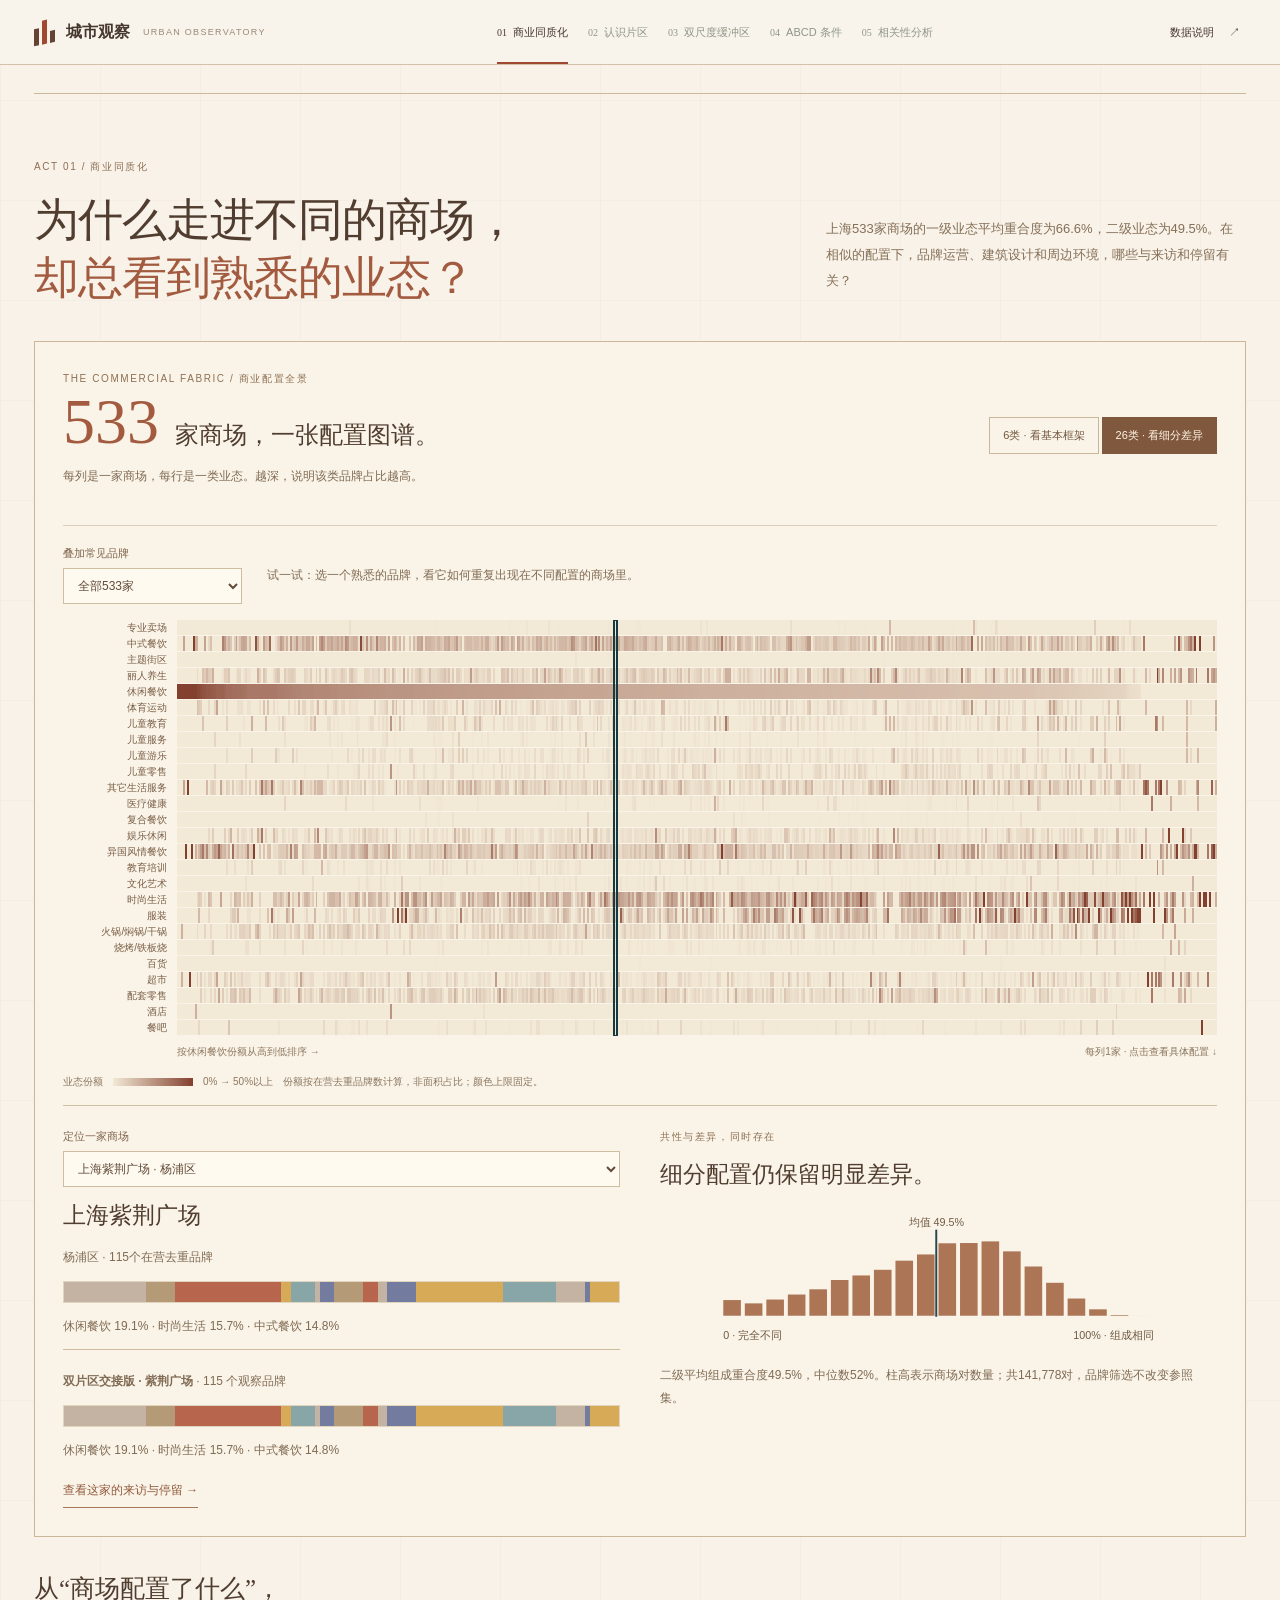
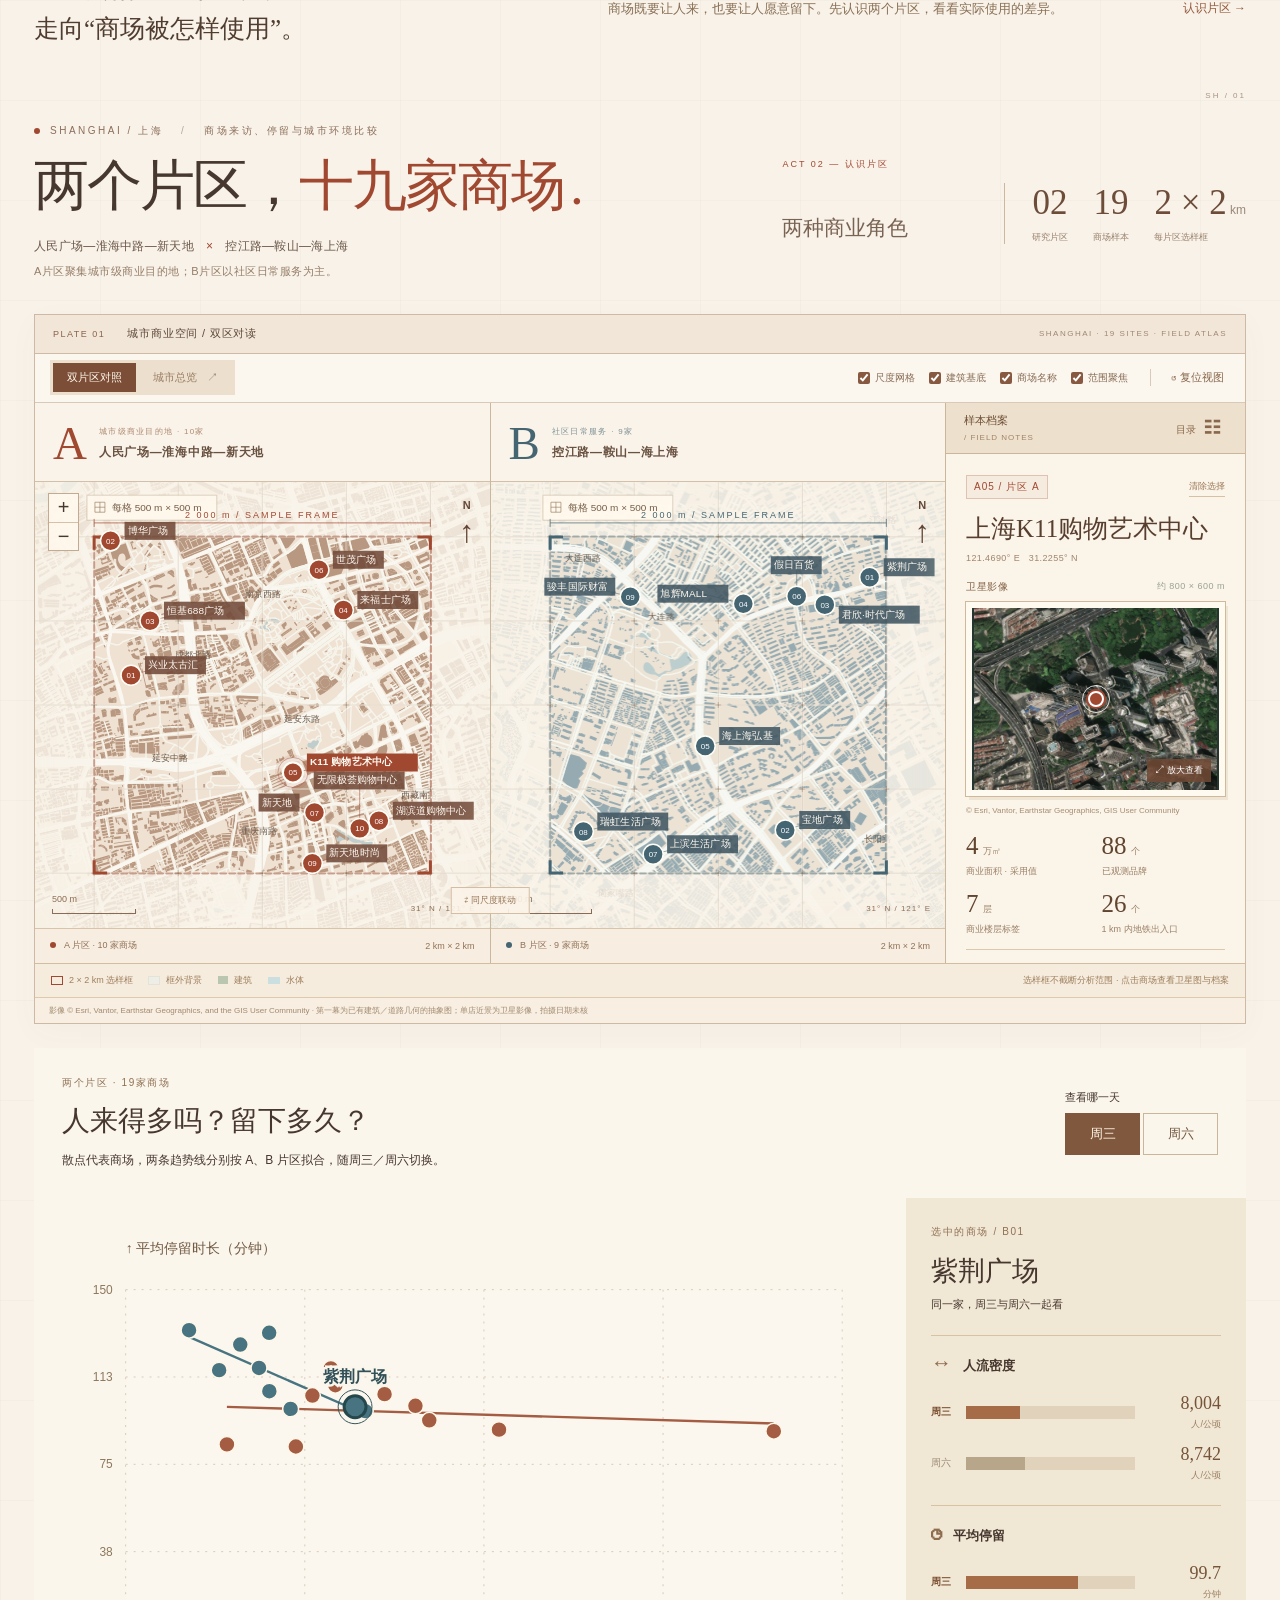
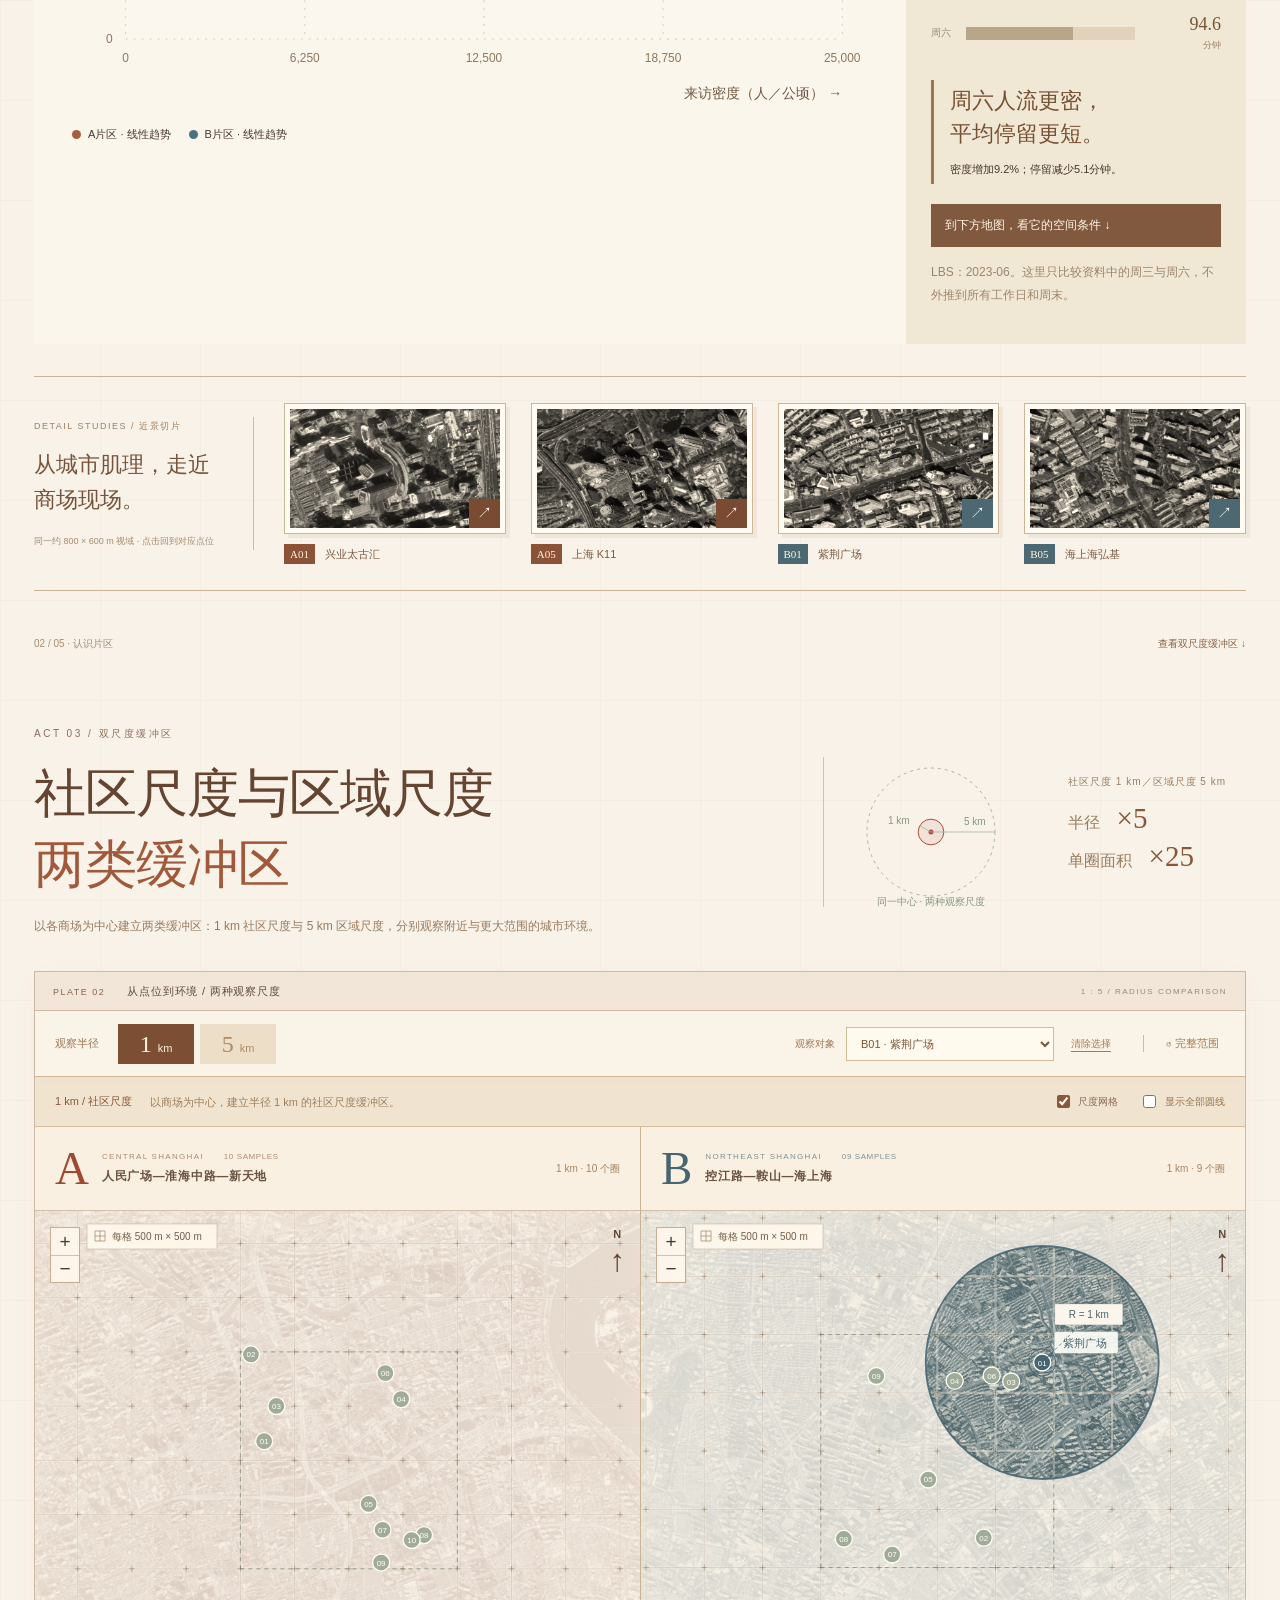
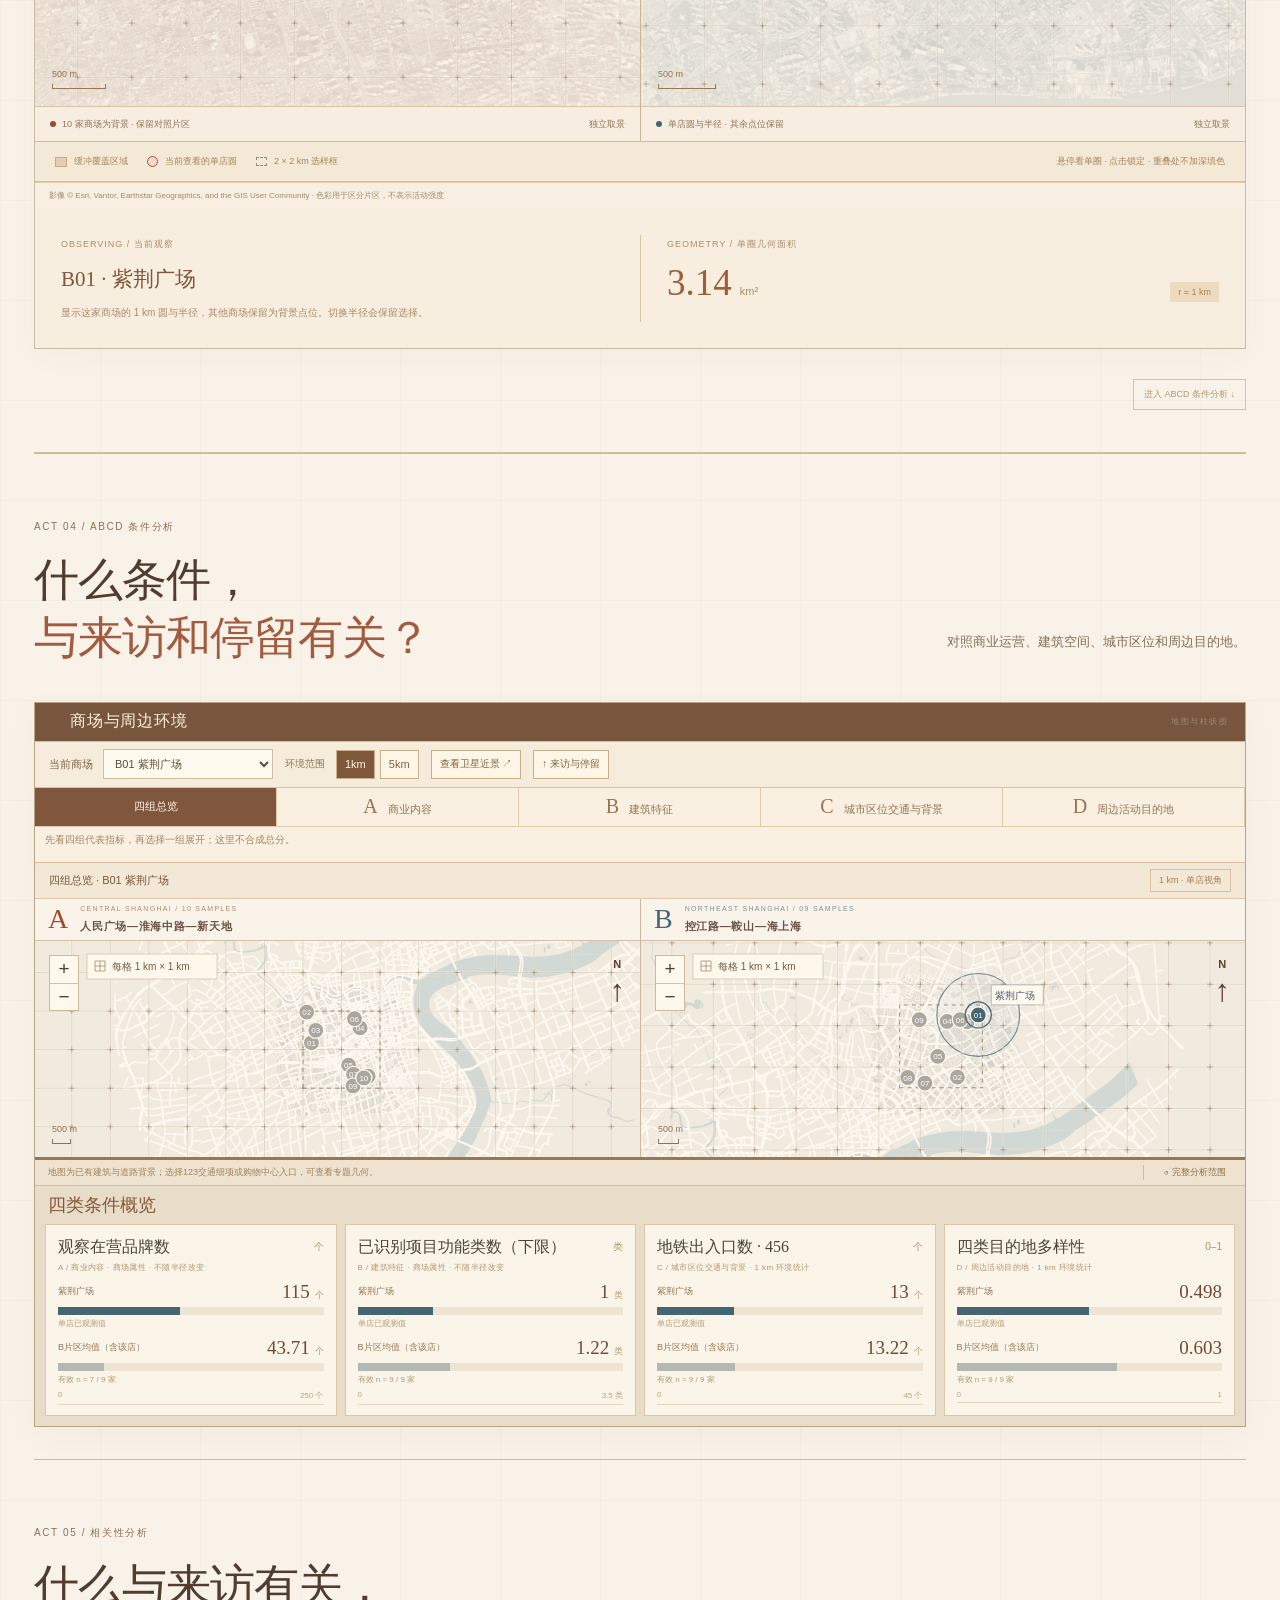
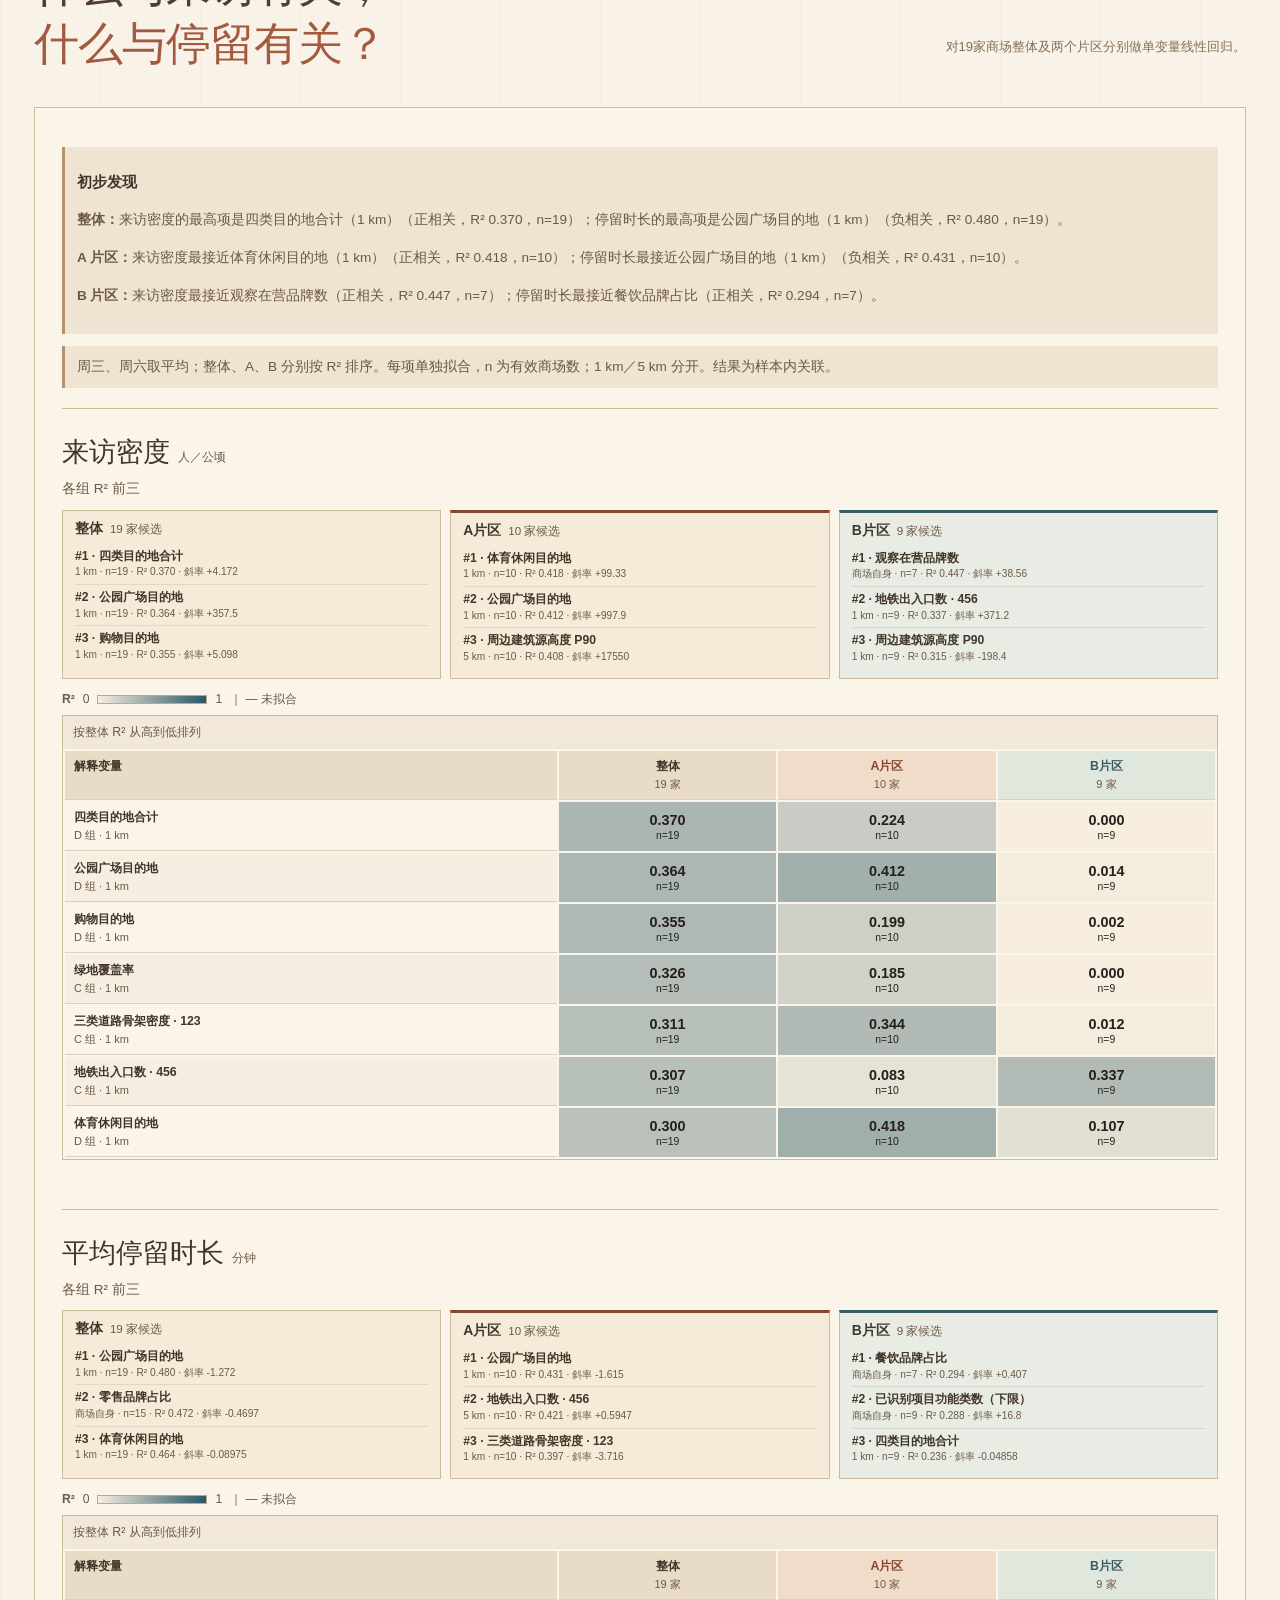
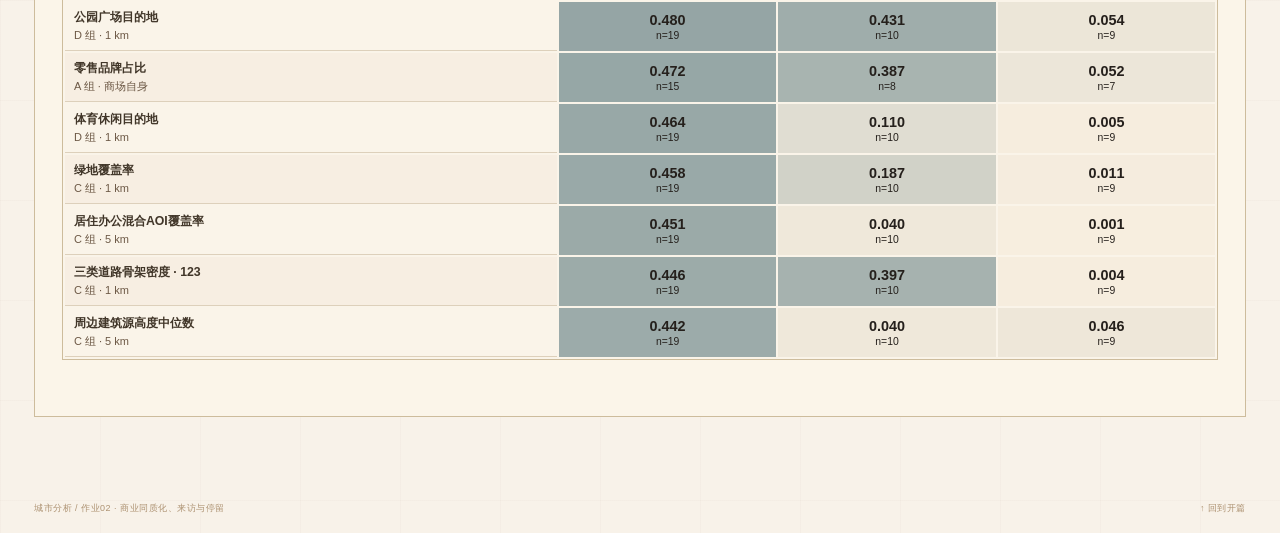
<file: index.html>
<!doctype html>
<html lang="zh-CN">
<head>
  <meta charset="UTF-8"><meta name="viewport" content="width=device-width, initial-scale=1">
  <title>两个片区，十九家商场 · 人流、停留与空间</title>
  <link rel="stylesheet" href="style.css">
  <link rel="stylesheet" href="scale.css">
  <link rel="stylesheet" href="portfolio.css">
  <link rel="stylesheet" href="metrics.css">
  <link rel="stylesheet" href="story.css">
  <link rel="stylesheet" href="vitality.css">
  <link rel="stylesheet" href="research-story.css?v=5"><link rel="stylesheet" href="usage-workbench.css?v=5.1">
  <link rel="stylesheet" href="study-context.css?v=7">
  <link rel="stylesheet" href="regression.css">
</head>
<body>
  <header class="topbar">
    <a class="brand" href="./index.html" aria-label="城市观察首页"><span class="brand-icon"><i></i><i></i><i></i></span>城市观察<span class="brand-en">URBAN OBSERVATORY</span></a>
    <nav class="chapter-nav" aria-label="研究章节"><a href="#act-01" class="active" id="nav-act-01"><b>01</b> 认识片区</a><a href="#act-02" id="nav-act-02"><b>02</b> 理解尺度</a><a href="#act-03" id="nav-act-03"><b>03</b> ABCD 指标</a><span><b>04</b> OD 构成</span><span><b>05</b> 相关性</span><span><b>06</b> 数据与下一步</span></nav>
    <button class="source-button" id="source-open">数据说明 <span>↗</span></button>
  </header>
  <main>
    <section class="intro" id="act-01">
      <div class="intro-copy"><div class="eyebrow"><span class="live-dot"></span> SHANGHAI / 上海 <span class="slash">/</span> 商场来访、停留与城市环境比较</div><h1><span class="title-line">两个片区，</span><span class="title-line"><span class="red-text">十九家商场</span><span class="period">.</span></span></h1><p class="study-area-names"><span>人民广场—淮海中路—新天地</span><span class="area-versus">×</span><span>控江路—鞍山—海上海</span></p><p class="study-question">比较商场的来访、停留与周边城市环境。</p></div>
      <div class="intro-right"><span class="chapter-caption">ACT 01 — 认识片区</span><h2>同样的尺度，<br>不同的城市现场。</h2><div class="study-stats"><div><strong>02</strong><span>研究片区</span></div><div><strong>19</strong><span>商场样本</span></div><div><strong>2 × 2<small> km</small></strong><span>每片区选样框</span></div></div></div>
    </section>
    <section class="atlas" aria-label="双片区交互地图">
      <div class="plate-heading"><span>PLATE 01 <b>城市商业空间 / 双区对读</b></span><span>SHANGHAI · 19 SITES · FIELD ATLAS</span></div>
      <div class="atlas-toolbar"><div class="view-tabs" role="group" aria-label="地图视图"><button id="compare-view" class="selected" aria-pressed="true">双片区对照</button><button id="city-view" aria-pressed="false">城市总览 <span>↗</span></button></div><div class="layer-controls"><label><input id="metric-grid-toggle" data-metric-grid-toggle type="checkbox" checked>尺度网格</label><label><input id="buildings-toggle" type="checkbox" checked>建筑基底</label><label><input id="names-toggle" type="checkbox" checked>商场名称</label><label><input id="bounds-toggle" type="checkbox" checked>范围聚焦</label></div><button id="reset-view" class="text-button" title="恢复初始比例与位置">↺ <span>复位视图</span></button></div>
      <div class="atlas-body">
        <div class="map-pair" id="map-pair">
          <section class="map-panel area-a" id="panel-a"><div class="map-heading"><span class="area-letter">A</span><div><div class="map-kicker">CENTRAL SHANGHAI <span>10 SAMPLES</span></div><h2>人民广场—淮海中路—新天地</h2></div></div><div class="map-surface" id="map-a" role="region" aria-label="A片区地图，可拖动缩放"><canvas aria-hidden="true"></canvas><svg role="group" aria-label="A片区商场点位"></svg><div class="north">N<span>↑</span></div><div class="map-scale"></div><div class="map-coordinates">31° N / 121° E</div></div><div class="map-foot"><span><i class="legend-dot a"></i> A 片区 · 10 家商场</span><span>2 km × 2 km</span></div></section>
          <section class="map-panel area-b" id="panel-b"><div class="map-heading"><span class="area-letter">B</span><div><div class="map-kicker">NORTHEAST SHANGHAI <span>09 SAMPLES</span></div><h2>控江路—鞍山—海上海</h2></div></div><div class="map-surface" id="map-b" role="region" aria-label="B片区地图，可拖动缩放"><canvas aria-hidden="true"></canvas><svg role="group" aria-label="B片区商场点位"></svg><div class="north">N<span>↑</span></div><div class="map-scale"></div><div class="map-coordinates">31° N / 121° E</div></div><div class="map-foot"><span><i class="legend-dot b"></i> B 片区 · 9 家商场</span><span>2 km × 2 km</span></div></section>
          <div class="map-navigation"><button id="zoom-in" aria-label="放大地图">+</button><button id="zoom-out" aria-label="缩小地图">−</button></div><div class="sync-badge" id="sync-badge">⇄ 同尺度联动</div>
        </div>
        <aside class="inspector"><div class="inspector-top"><span>样本档案 <span class="en">/ FIELD NOTES</span></span><button id="directory-open" aria-label="打开19家商场目录">目录 <span>☷</span></button></div><div id="profile" aria-live="polite"></div><div class="inspector-bottom"><div class="mini-label">两片区在上海中心城区的位置</div><svg id="locator" viewBox="0 0 260 130" aria-label="两片区区位示意"></svg><div class="research-note"><span>本幕观察</span><p>先辨认空间，再比较表现。<br>点选地图上的商场，建立对片区的第一印象。</p></div></div></aside>
      </div>
      <footer class="atlas-footer"><span title="选样框用于解释样本选择，不限制后续分析范围。"><i class="legend-boundary"></i> 2 × 2 km 选样框 <i class="legend-context"></i> 框外背景 <i class="legend-building"></i> 建筑 <i class="legend-water"></i> 水体</span><span id="interaction-hint">选样框不截断分析范围 · 点击商场查看卫星图与档案</span></footer>
      <div class="plate-credit">影像 © Esri, Vantor, Earthstar Geographics, and the GIS User Community · 第一幕为已有建筑／道路几何的抽象图；单店近景为卫星影像，拍摄日期未核</div>
    </section>
    <section class="field-fragments" aria-label="四家既有商场的卫星近景"><div class="fragments-title"><span>DETAIL STUDIES / 近景切片</span><p>从城市肌理，走近商场现场。</p><small>同一约 800 × 600 m 视域 · 点击回到对应点位</small></div><div class="fragments-grid">
      <button class="fragment" data-portfolio-mall="SHM000204"><span class="fragment-photo"><img src="satellite/SHM000204.jpg" alt="兴业太古汇周边卫星近景" loading="lazy"><i>↗</i></span><span class="fragment-caption"><b>A01</b> 兴业太古汇</span></button>
      <button class="fragment" data-portfolio-mall="SHM000385"><span class="fragment-photo"><img src="satellite/SHM000385.jpg" alt="上海K11周边卫星近景" loading="lazy"><i>↗</i></span><span class="fragment-caption"><b>A05</b> 上海 K11</span></button>
      <button class="fragment blue-fragment" data-portfolio-mall="SHM000357"><span class="fragment-photo"><img src="satellite/SHM000357.jpg" alt="紫荆广场周边卫星近景" loading="lazy"><i>↗</i></span><span class="fragment-caption"><b>B01</b> 紫荆广场</span></button>
      <button class="fragment blue-fragment" data-portfolio-mall="SHM000368"><span class="fragment-photo"><img src="satellite/SHM000368.jpg" alt="海上海弘基周边卫星近景" loading="lazy"><i>↗</i></span><span class="fragment-caption"><b>B05</b> 海上海弘基</span></button>
    </div></section>
    <div class="chapter-transition"><span>01 / 06 <span class="slash">·</span> 认识片区</span><a href="#act-02">把视野拉远，进入第二幕 <span>↓</span></a></div>
    <section id="act-02" class="scale-chapter" aria-labelledby="scale-title">
      <header class="scale-intro"><div><div class="eyebrow"><span class="live-dot"></span> ACT 02 <span class="slash">/</span> 理解尺度</div><h2 id="scale-title">社区尺度与区域尺度<br><span>两类缓冲区</span></h2><p>以各商场为中心建立两类缓冲区：1 km 社区尺度与 5 km 区域尺度，分别观察附近与更大范围的城市环境。</p></div><div class="scale-intro-aside"><svg viewBox="0 0 190 150" role="img" aria-label="半径从1公里增加到5公里，单个圆的几何面积增至25倍"><circle cx="83" cy="75" r="64" fill="none" stroke="#a6b4a1" stroke-width="1" stroke-dasharray="3 4"/><circle cx="83" cy="75" r="12.8" fill="#b6493919" stroke="#b64939"/><circle cx="83" cy="75" r="2.5" fill="#b64939"/><path d="M83 75H147M83 75L72 69" stroke="#a6b4a1" stroke-width=".8"/><text x="116" y="68">5 km</text><text x="40" y="67" fill="#b64939">1 km</text><text x="83" y="148" text-anchor="middle">同一中心 · 两种观察尺度</text></svg><div><span class="scale-formula-label">社区尺度 1 km／区域尺度 5 km</span><p>半径 <b>×5</b><br>单圈面积 <b>×25</b></p><small>几何面积变化，不表示人流增加。</small></div></div></header>
      <div class="scale-workspace">
        <div class="plate-heading"><span>PLATE 02 <b>从点位到环境 / 两种观察尺度</b></span><span>1 : 5 / RADIUS COMPARISON</span></div>
        <div class="scale-toolbar" id="analysis-toolbar"><div class="scale-switch" role="group" aria-label="统一分析半径"><span>观察半径</span><button id="radius-1000" data-radius="1000" class="selected" aria-pressed="true">1 <small>km</small></button><button id="radius-5000" data-radius="5000" aria-pressed="false">5 <small>km</small></button></div><div class="scale-selection"><label for="scale-mall-select">观察对象</label><select id="scale-mall-select" aria-label="选择分析商场"><option value="">全部 19 家商场</option></select><button id="scale-clear" disabled>清除选择</button></div><button id="scale-fit" class="scale-fit">↺ 完整范围</button></div>
        <div class="scale-reason"><span id="scale-mode-label">1 km / 社区尺度</span><p id="scale-reason-text">以商场为中心，建立半径 1 km 的社区尺度缓冲区。</p><label class="grid-option"><input data-metric-grid-toggle type="checkbox" checked>尺度网格</label><label class="all-rings-option"><input type="checkbox" id="all-rings-toggle">显示全部圆线</label></div>
        <div class="scale-map-pair">
          <section class="scale-panel" data-area="A"><div class="map-heading"><span class="area-letter">A</span><div><div class="map-kicker">CENTRAL SHANGHAI <span>10 SAMPLES</span></div><h2>人民广场—淮海中路—新天地</h2></div><span class="scale-panel-count" id="scale-count-a">10 个分析圈</span></div><div class="scale-surface" id="scale-map-a" role="region" aria-label="A片区商场缓冲圈地图"><canvas aria-hidden="true"></canvas><svg aria-label="A片区缓冲圈与商场" role="group"></svg><div class="north">N<span>↑</span></div><div class="scale-map-controls"><button data-zoom="in" aria-label="放大A片区尺度地图">+</button><button data-zoom="out" aria-label="缩小A片区尺度地图">−</button></div><div class="scale-measure"></div></div><div class="map-foot"><span><i class="legend-dot a"></i><span id="scale-foot-a">10 家商场 · 全部圈着色</span></span><span>独立取景</span></div></section>
          <section class="scale-panel area-b" data-area="B"><div class="map-heading"><span class="area-letter">B</span><div><div class="map-kicker">NORTHEAST SHANGHAI <span>09 SAMPLES</span></div><h2>控江路—鞍山—海上海</h2></div><span class="scale-panel-count" id="scale-count-b">9 个分析圈</span></div><div class="scale-surface" id="scale-map-b" role="region" aria-label="B片区商场缓冲圈地图"><canvas aria-hidden="true"></canvas><svg aria-label="B片区缓冲圈与商场" role="group"></svg><div class="north">N<span>↑</span></div><div class="scale-map-controls"><button data-zoom="in" aria-label="放大B片区尺度地图">+</button><button data-zoom="out" aria-label="缩小B片区尺度地图">−</button></div><div class="scale-measure"></div></div><div class="map-foot"><span><i class="legend-dot b"></i><span id="scale-foot-b">9 家商场 · 全部圈着色</span></span><span>独立取景</span></div></section>
        </div>
        <div class="scale-legend"><span><i class="coverage-key"></i> 缓冲覆盖区域 <i class="circle-key colored"></i> 当前查看的单店圆 <i class="frame-key"></i> 2 × 2 km 选样框</span><span>悬停看单圈 · 点击锁定 · 重叠处不加深填色</span></div>
        <div class="plate-credit">影像 © Esri, Vantor, Earthstar Geographics, and the GIS User Community · 色彩用于区分片区，不表示活动强度</div>
        <div class="scale-summary" aria-live="polite"><div class="scale-summary-card"><span class="summary-label">OBSERVING / 当前观察</span><h3 id="scale-selected-name">全部 19 家商场</h3><p id="scale-selected-description">A片区 10 家，B片区 9 家；每家商场各有一个当前半径的缓冲圈。</p></div><div class="scale-summary-card scale-area-card"><span class="summary-label">GEOMETRY / 单圈几何面积</span><div><strong id="scale-circle-area">3.14</strong><span>km²</span><span class="radius-badge" id="scale-radius-badge">r = 1 km</span></div><p>πr² 理论值；不是去重后的片区总面积，也不是实际客源范围。</p></div><div class="scale-summary-card"><span class="summary-label">READING / 如何理解</span><h3>圈可以越过选样框。</h3><p>这些圈用于比较环境，不代表步行、公交等时圈或 OD 来源边界。底图空白也不表示没有建筑。</p></div></div>
      </div>
      <div class="scale-takeaway"><span>从尺度进入指标 <span>↗</span></span><p>下一步，在同一个半径下比较商业内容、建筑形态、城市背景与周边活动目的地。<br><small>切换半径会改变周边环境的统计范围，商场自身属性保持不变。</small></p><a class="next-chapter-badge" href="#act-03">进入第三幕 / ABCD 指标 ↓</a></div>
    </section>
    <section id="act-03" class="metrics-chapter" aria-labelledby="metrics-title">
      <header class="metrics-intro"><div><div class="eyebrow"><span class="live-dot"></span> ACT 03 <span class="slash">/</span> 从差异到问题</div><h2 id="metrics-title">地铁口更多，<br><span>商场就更热闹吗？</span></h2><p>先看人来得密不密、留得久不久，再回到地图寻找空间线索。</p></div><div class="metrics-intro-note"><span>EVIDENCE → QUESTIONS / 从证据到问题</span><p><b>01</b> 人流与停留<br><b>02</b> 两日变化<br><b>03</b> 交通关系与空间线索</p><small>19家商场 · LBS 2023-06 · 探索性关联</small></div></header>
      <div id="metrics-story">
        <section id="story-opening" class="story-opening" aria-labelledby="story-finding-title"><div class="story-opening-copy"><span class="story-kicker">THE FIRST CONTRAST / 第一个反差</span><h3 id="story-finding-title">供给规模不同，<br>构成均衡度却接近。</h3><p id="story-finding-text"></p><span class="story-scope" id="story-scope"></span></div><div id="story-evidence" class="story-evidence"></div></section>
        <nav class="story-nav" aria-label="第三幕探索问题"><a href="#story-size"><b>01</b><span>多在哪里？<small>规模与样本分布</small></span>↗</a><a href="#story-composition"><b>02</b><span>多了什么？<small>六类品牌 · 四类目的地</small></span>↗</a><a href="#story-pairs"><b>03</b><span>差异发生在哪里？<small>两家商场的空间对读</small></span>↗</a></nav>
        <section id="story-size" class="story-section"><div class="story-section-head"><div><span class="story-kicker">01 / SCALE & DISTRIBUTION</span><h3>多在哪里？</h3><p>把片区均值拆回商场，看看差异由谁构成。</p></div><label class="story-select-label">比较指标<select id="story-rank-metric"><option value="brands">已观测品牌数</option><option value="metro">地铁出入口数</option><option value="destinations">四类目的地总量</option><option value="area">商业面积</option></select></label></div><div class="story-rank-layout"><div id="story-rank-summary"></div><div id="story-ranking" aria-label="19家商场排序"></div></div><p class="story-footnote">排序保留全部商场，缺失值单列；点条形可选店，片区概览仍保持全样本视角。环境指标读取顶部当前半径。</p></section>
        <section id="story-composition" class="story-section"><div class="story-section-head"><div><span class="story-kicker">02 / WHAT MAKES THE DIFFERENCE</span><h3>多了什么？</h3><p>规模回答“多少”，构成回答“由什么组成”。</p></div><span class="story-small-label">点击类别 → 查看占比差异</span></div><div class="story-composition-grid"><article class="composition-card"><div class="composition-heading"><h4>商场里的六类品牌</h4><span>不随环境半径改变</span></div><div id="brand-composition"></div><div id="brand-legend" class="composition-legend"></div><p id="brand-reading" class="composition-reading"></p><p class="story-footnote">先计算单店品牌占比，再对有完整六类数据的商场等权平均。分母为有有效一级分类的品牌观察数，不是楼面面积；缺失商场不填零。</p></article><article class="composition-card"><div class="composition-heading"><h4>周边四类活动目的地</h4><span id="destination-radius"></span></div><div id="destination-composition"></div><div id="destination-legend" class="composition-legend"></div><p id="destination-reading" class="composition-reading"></p><p class="story-footnote">先计算每家商场圈内四类计数的占比，再按商场等权平均。购物不含餐饮，科教文化包含学校培训；这不是片区去重后的POI构成。</p></article></div><div id="composition-selected" class="composition-selected"></div></section>
        <section id="story-pairs" class="story-section"><div class="story-section-head"><div><span class="story-kicker">03 / TWO SITES, ONE QUESTION</span><h3>让差异落到具体商场。</h3><p>在一个相近条件下，观察另一个条件如何不同。</p></div><button id="pair-recommend" class="story-outline-button">按当前选店找对照 ↗</button></div><div class="pair-presets"><button id="pair-brands" class="selected">对读 01 / 品牌规模近似，构成不同</button><button id="pair-area">对读 02 / 面积相近，交通条件不同</button></div><div class="pair-method" id="pair-method"></div><div id="pair-plates" class="pair-plates"></div><div id="pair-observations" class="pair-observations"></div><div class="pair-question"><span>待验证的问题</span><p id="pair-question-text"></p></div><details class="pair-method-details"><summary>为什么选这两家？</summary><p id="pair-method-detail"></p><p>只在两个片区之间配对，缺失的条件不补值。差异化对照是为了提出问题，不能代表片区整体，也没有控制全部混杂条件。近景均为约800 × 600 m；影像拍摄日期未核，工作点不是已核商场边界。</p></details></section>
        <section id="story-leads" class="story-section"><div class="story-section-head"><div><span class="story-kicker">RESEARCH LEADS / 带着问题往下走</span><h3>已看到的差异，尚未回答的问题。</h3></div></div><div id="story-lead-cards" class="story-lead-cards"></div></section>
      </div>
      <details id="metrics-explorer" class="metrics-explorer"><summary><span>查看完整指标与空间图层</span><small>ABCD · 32 项 · 地图点选 · 逐店对照</small><b>＋</b></summary>
      <div class="metrics-workspace">
        <div class="plate-heading"><span>PLATE 03 <b>从空间到指标 / 商场与城市环境</b></span><span>OBSERVE · COMPARE · QUESTION</span></div>
        <div class="metrics-navigation"><nav id="metric-groups" aria-label="指标组"><button data-group="overview" class="selected" aria-pressed="true">四组总览</button><button data-group="A" aria-pressed="false"><b>A</b> 商业内容</button><button data-group="B" aria-pressed="false"><b>B</b> 建筑特征</button><button data-group="C" aria-pressed="false"><b>C</b> 城市区位交通与背景</button><button data-group="D" aria-pressed="false"><b>D</b> 周边活动目的地</button></nav><div id="metric-details" class="metric-details" aria-label="指标细项"></div></div>
        <div class="metrics-context"><div><strong id="metrics-context-title">四组指标 · 全部样本</strong><p id="metrics-context-description"></p></div><span id="metrics-context-scope"></span></div>
        <div id="metrics-maps" class="metrics-map-pair">
          <section class="metrics-map-panel"><div class="map-heading"><span class="area-letter">A</span><div><div class="map-kicker">CENTRAL SHANGHAI / 10 SAMPLES</div><h2>人民广场—淮海中路—新天地</h2></div></div><div id="metrics-map-a" class="metrics-map-surface" role="region" aria-label="A片区指标地图"><canvas aria-hidden="true"></canvas><svg role="group" aria-label="A片区商场指标选择"></svg><div class="north">N<span>↑</span></div><div class="metric-map-controls"><button data-zoom="in" aria-label="放大A片区指标地图">+</button><button data-zoom="out" aria-label="缩小A片区指标地图">−</button></div><div class="metric-map-scale"></div></div><div class="map-foot"><span><i class="legend-dot a"></i>A 片区 · 10 家商场</span><span class="metrics-map-caption">已有空间背景</span></div></section>
          <section class="metrics-map-panel area-b"><div class="map-heading"><span class="area-letter">B</span><div><div class="map-kicker">NORTHEAST SHANGHAI / 09 SAMPLES</div><h2>控江路—鞍山—海上海</h2></div></div><div id="metrics-map-b" class="metrics-map-surface" role="region" aria-label="B片区指标地图"><canvas aria-hidden="true"></canvas><svg role="group" aria-label="B片区商场指标选择"></svg><div class="north">N<span>↑</span></div><div class="metric-map-controls"><button data-zoom="in" aria-label="放大B片区指标地图">+</button><button data-zoom="out" aria-label="缩小B片区指标地图">−</button></div><div class="metric-map-scale"></div></div><div class="map-foot"><span><i class="legend-dot b"></i>B 片区 · 9 家商场</span><span class="metrics-map-caption">已有空间背景</span></div></section>
        </div>
        <div class="metric-map-legend"><span id="metric-spatial-status">点选商场查看单店与片区参照</span><button id="metrics-fit">↺ 完整分析范围</button></div>
        <div class="metric-chart-heading"><div><span>COMPARATIVE PLATES / 指标对照</span><h3 id="metric-chart-title">四组总览</h3></div><p id="metric-chart-note">各图使用自己的单位和横轴；片区均值按有值商场等权计算。</p></div>
        <div id="metric-charts" class="metric-charts" aria-live="polite"></div>
        <details class="metrics-method"><summary>数据口径与缺失项</summary><div><p>商业与建筑指标：ABCD交接版19家中心表；周边指标：1／5 km共38条商场×半径记录。行为样本仍是19家，本幕没有合并半径增加样本量。</p><p>片区均值按该项有值商场等权计算，图中显示有效 n；不把重叠缓冲圈的数量相加当作片区去重总量。选店后只与其所在片区均值对照，参照均值包含该店。</p><p>一级业态比例的分母为有有效分类的品牌观察数；观测楼层标签含F/B标签，非实际总层数。筛查纳入的POI不是实测公众入口；物业范围不充作规划地块。源高度单位待核。</p><p>道路密度有两套口径：456为 city_road + other_road，仅图表；三类骨架为 city_highway + city_road + county_road，可绘制圈内对应线段。123专题几何仅作定位，覆盖范围不等于整圈统计。D组仅呈现统计表与专题图。</p><p>品牌快照主要为2026，POI为2024-07，跨时点比较不是因果证据。各细项卡片另有对应口径说明。</p></div></details>
      </div>
      </details>
      <div class="scale-takeaway"><span>从环境进入来访 <span>↗</span></span><p>带着规模、构成与空间线索，继续查看来访与停留。<br><small>后续OD保持全样本视角；环境差异不能直接解释行为因果。</small></p><span class="next-chapter-badge">04 / OD 构成 · 待展开</span></div>
    </section>
    <footer class="page-footer"><span>城市分析 / 作业 02 <span class="slash">·</span> 双片区空间交互图谱</span><span>03 / 06 <span class="footer-line"></span><a href="#act-01">↑ 回到片区现场</a></span></footer>
  </main>
  <dialog id="source-dialog"><div class="dialog-head"><span>DATA & METHODOLOGY</span><button class="close-dialog" aria-label="关闭数据说明">×</button></div><h2>把证据留在地图里。</h2><p>本页基于小组 2026-11-18 整合交付包，已实现第一幕的空间定位与样本档案、第二幕的观察尺度。第三幕接入ABCD指标与单店对照；第四至第六幕为研究结构预告。</p><dl class="source-list"><dt>本轮更新</dt><dd>2026-11-19 ABCD交接版：按商场与半径主键置换可匹配数据。<a href="metrics-audit.json" target="_blank" rel="noopener">字段来源与核对记录 ↗</a></dd>
    <dt>空间底图</dt><dd>共同空间.gpkg：选样框与商场点位。形态核查.gpkg：已有周边建筑轮廓、道路背景。交通核算.gpkg：城市道路骨架。map_display_data.gpkg：水体。</dd>
    <dt>商场档案</dt><dd>ABCD交接版 A_商业_19.csv、B_建筑_19.csv。面积用本轮采用值；品牌快照主要来自2026年。周边建筑、交通与目的地分别读取新版双尺度表。缺失保留为“暂无”。</dd>
    <dt>卫星影像</dt><dd>来自 <a href="https://server.arcgisonline.com/ArcGIS/rest/services/World_Imagery/MapServer" target="_blank" rel="noopener noreferrer">Esri World Imagery ↗</a>。署名：Esri, Vantor, Earthstar Geographics, and the GIS User Community。已保存19张本地影像，每张约800 × 600 m；中心沿用小组WGS84研究点位，不代表已核商场轮廓。影像拍摄日期未核，不能视为实时现场或与行为数据同期。</dd>
    <dt>观察尺度</dt><dd>两个选样框均为 2 km × 2 km，只用于解释选样，不截断后续分析范围。19 家为已选样本，不代表范围内全部商业。B 片区对应源资料 D。第一幕两图采用相同米制比例，以建筑基底、道路和水体作抽象表达。底图按 EPSG:32651 呈现；双图每格500 m，总览每格1 km。第二幕1 km模式每格500 m，5 km模式每格1 km。透明网格跟随地理坐标平移缩放，可关闭。</dd>
    <dt>第二幕的缓冲圈</dt><dd>以相同的19个商场工作点为圆心，按源坐标系的米制距离绘制1 km／5 km欧氏缓冲圈，左右各自取景。默认用双色影像表示缓冲覆盖区域，不叠加变深、不额外描绘合并边界。悬停或选店时显示单圈与半径，“显示全部圆线”可展开核对。单圈面积为πr²理论值，不是去重后的片区总面积。圈不沿选样框裁切，也不代表真实客源、公交或步行等时圈。建筑矢量底图只有既有局部覆盖，不能把空白当成无建筑。</dd>
    <dt>作品集式底图</dt><dd>两片区各增加3.6 km近景、14 km远景卫星底图，直接请求EPSG:32651米制投影，与原工作点对齐。图面仅进行灰度、对比度和双色调处理；未生成或改造建筑。原始影像、请求范围和获取时间保存在satellite/plates/manifest.json。</dd>
    <dt>范围与限制</dt><dd>建筑仅作为已有覆盖范围的形态背景，空白不表示无建筑。原有物业 AOI 为待核范围，其中一家位置异常，本页暂用点位选择。1 km 地铁出入口数来自欧氏缓冲区，不等于独立车站数或步行可达数。观测楼层标签数不代表实际总层数。入口图层仅绘制筛查纳入的POI，不代表完整公众入口。候选建筑轮廓不等于已核基底；未绘制实测主体高度或出行轨迹。</dd>
  </dl><p class="dialog-caption">本地预览 · 无需联网 · 未接入实时数据</p></dialog>
  <dialog id="directory-dialog"><div class="dialog-head"><span>THE SAMPLE INDEX / 19</span><button class="close-dialog" aria-label="关闭商场目录">×</button></div><h2>在城市中找到一处。</h2><input id="mall-search" type="search" placeholder="搜索商场名称或编号…" aria-label="搜索商场"><div id="directory-list"></div></dialog>
  <dialog id="satellite-dialog" aria-labelledby="satellite-title"><div class="dialog-head"><span>SATELLITE / 从点位走近现场</span><button class="close-dialog" aria-label="关闭卫星影像">×</button></div><div class="satellite-dialog-heading"><div><h2 id="satellite-title"></h2><p id="satellite-coords"></p></div><div class="satellite-step"><button id="satellite-prev" aria-label="查看上一个商场卫星图">←</button><button id="satellite-next" aria-label="查看下一个商场卫星图">→</button></div></div><div id="satellite-stage"><div id="satellite-plane"><img id="satellite-image" alt="商场点位卫星影像" draggable="false"><span class="satellite-crosshair" aria-hidden="true"></span></div><div class="satellite-north">N ↑</div><div id="satellite-loading" class="satellite-message" role="status">正在载入影像…</div><div id="satellite-error" class="satellite-message" hidden><p>本地影像未能加载，请保留完整的 satellite 文件夹。</p><button id="satellite-retry">重新加载</button></div><div class="satellite-image-credit">© Esri, Vantor, Earthstar Geographics, and the GIS User Community</div></div><div class="satellite-tools"><span>原图覆盖约 800 × 600 m · 拖动与滚轮查看</span><div><button id="satellite-minus" aria-label="缩小卫星图">−</button><output id="satellite-zoom-level">1.0×</output><button id="satellite-plus" aria-label="放大卫星图">+</button><button id="satellite-reset">复位</button></div></div><p class="satellite-note"><i class="satellite-point"></i> 圆心为小组研究点位，不表示商场范围。影像拍摄日期未核，不能视为实时现场。</p></dialog>
  <div class="screen-reader" id="status" role="status"></div>
  <script src="data.js"></script><script src="metrics-data.js"></script><script src="metric-selection.js"></script><script src="morphology-data.js?v=6"></script><script src="vitality-data.js"></script><script src="research-data.js"></script><script src="abcd-local.js"></script><script src="portfolio-assets.js"></script><script src="map-grid.js"></script><script src="app.js"></script><script src="scale.js"></script><script src="metrics.js?v=5"></script><script src="story.js"></script><script src="spatial.js"></script><script src="vitality.js"></script><script src="research-story.js?v=5"></script><script src="usage-workbench.js?v=6"></script>
  <script src="study-context.js?v=7"></script><script src="regression.js"></script>
</body>
</html>
</file>
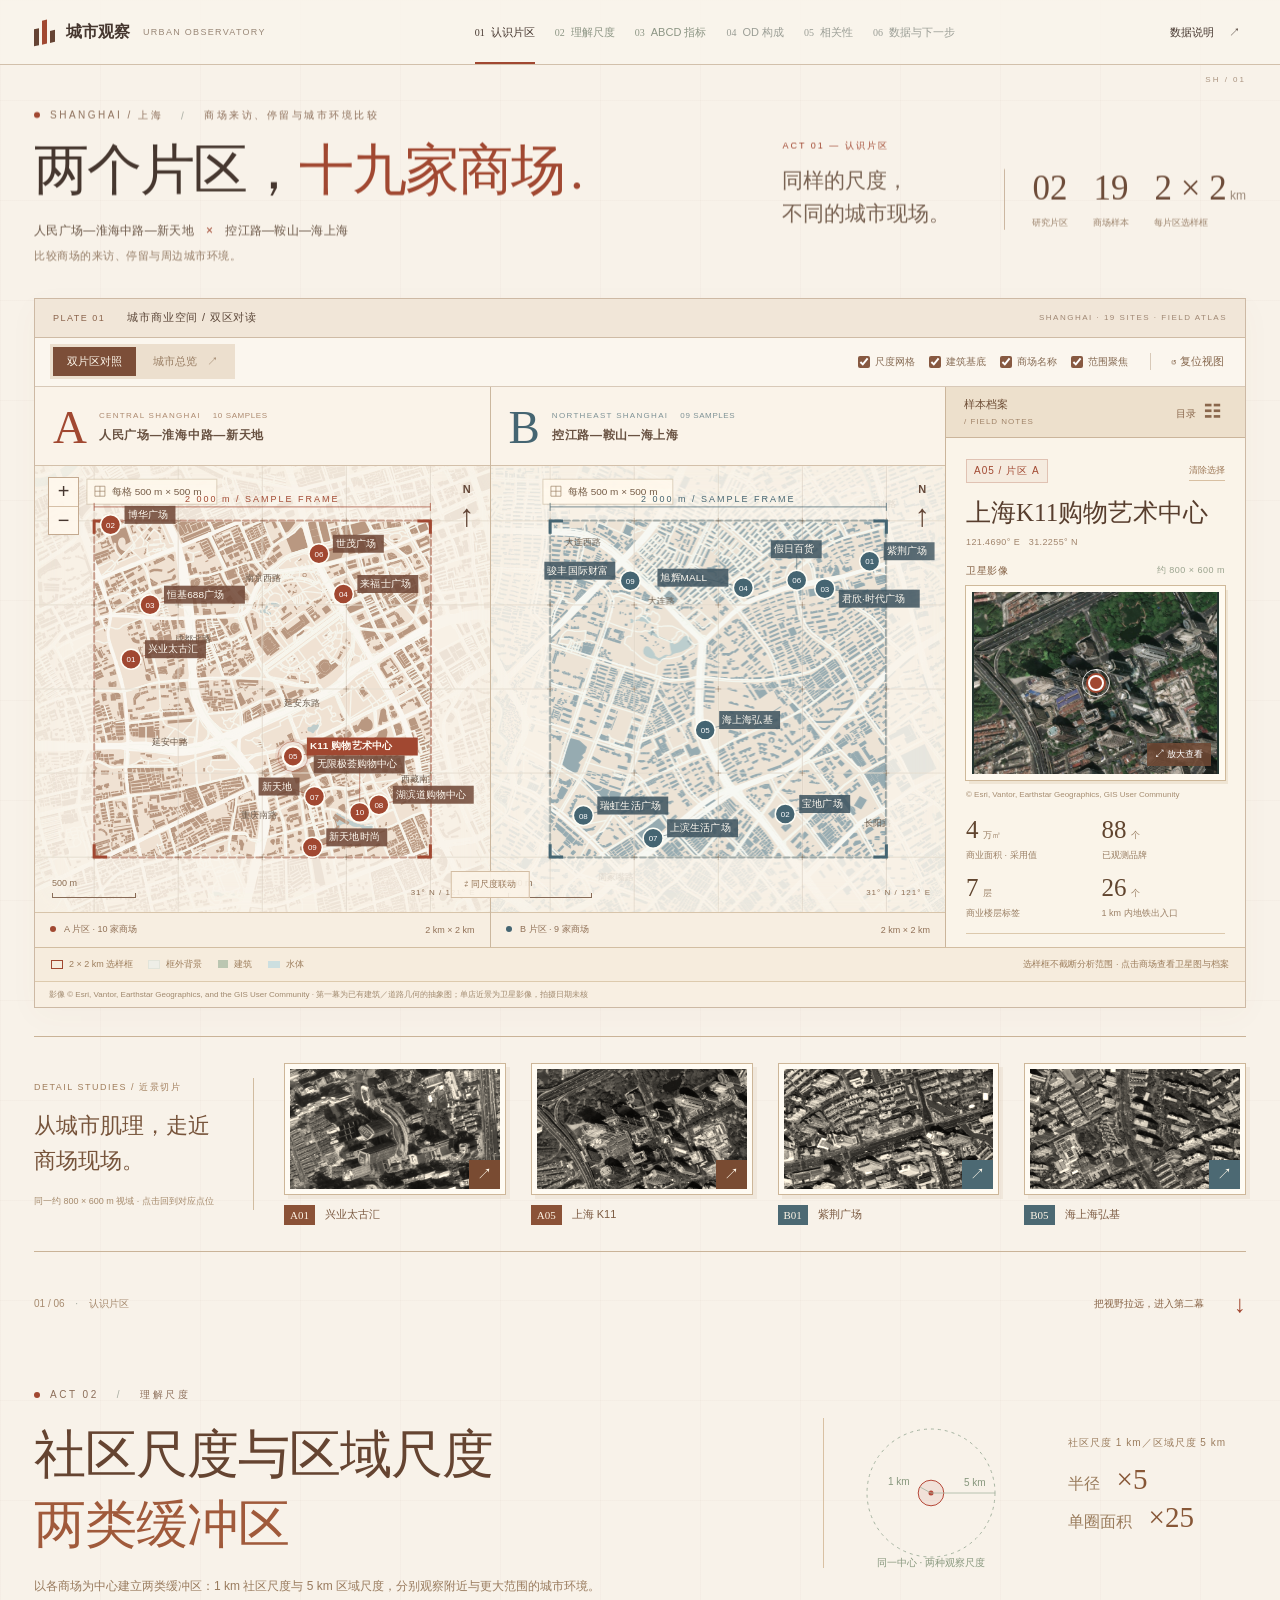
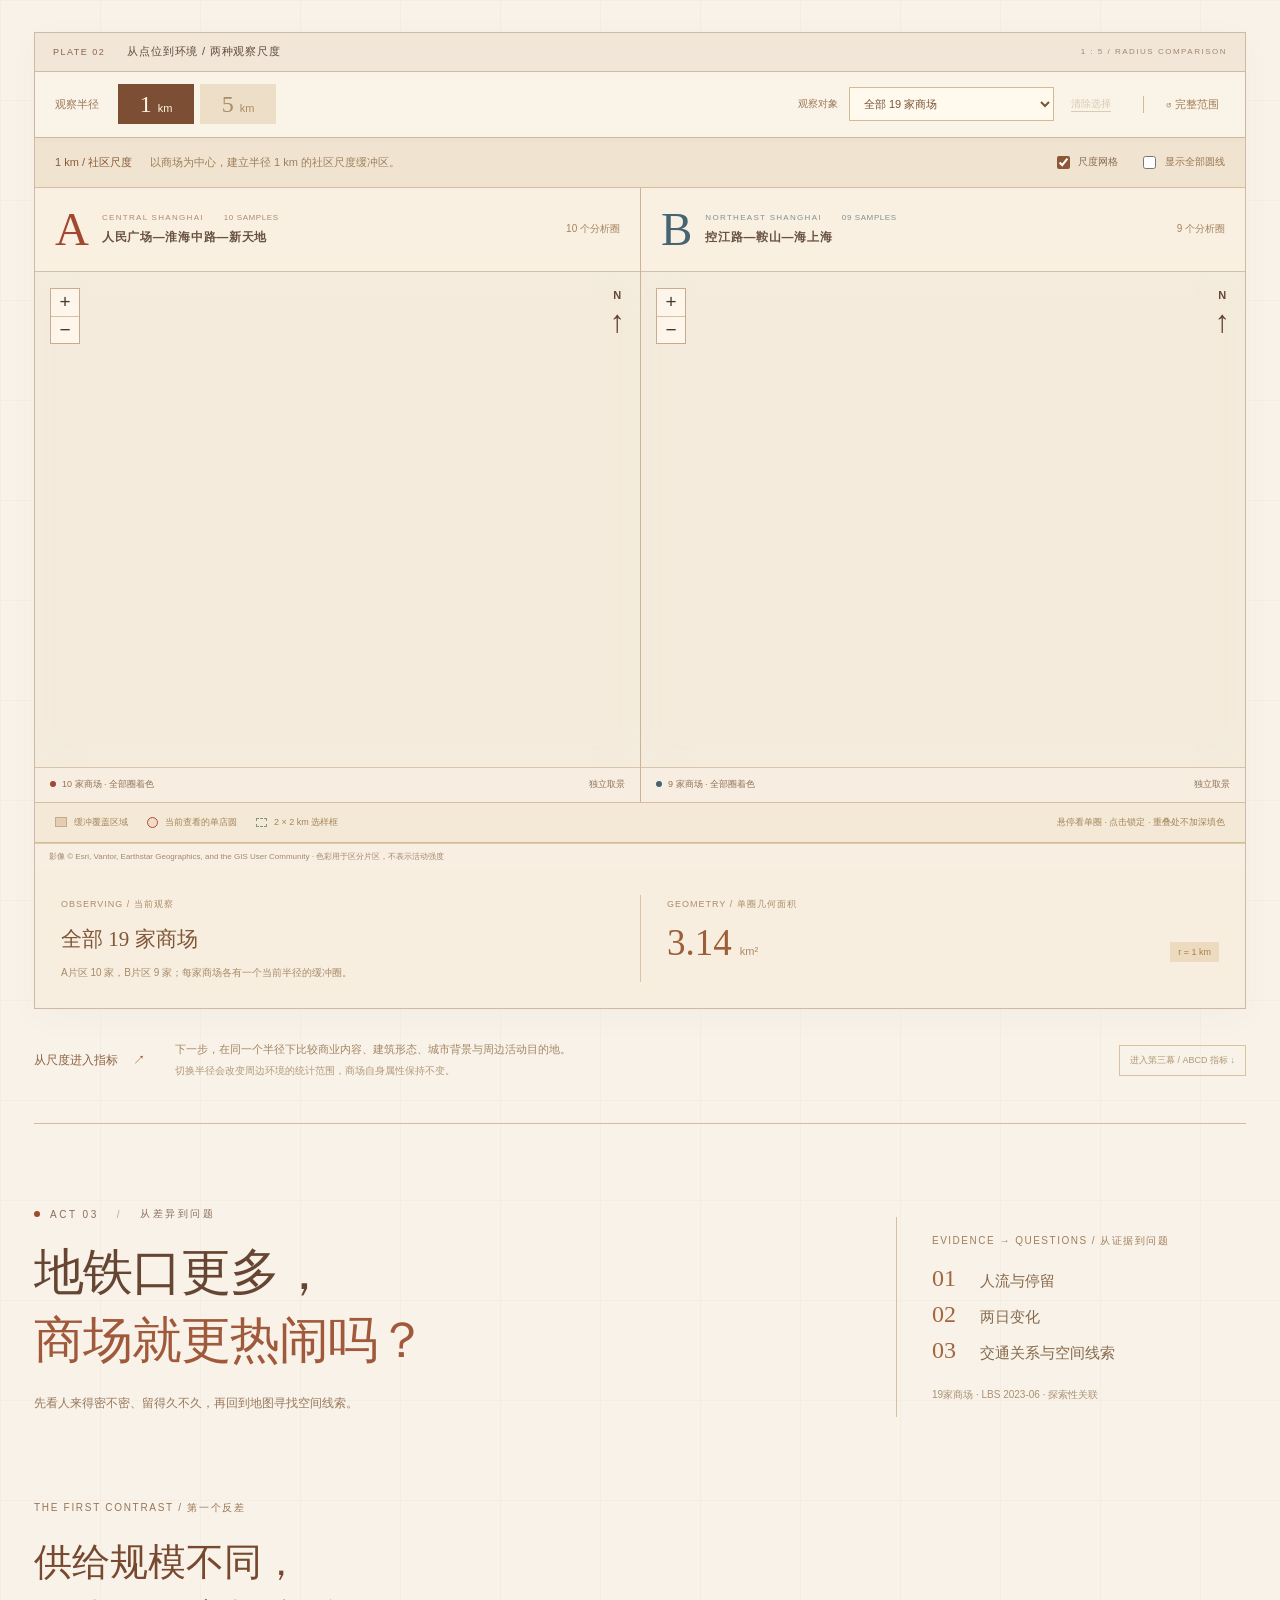
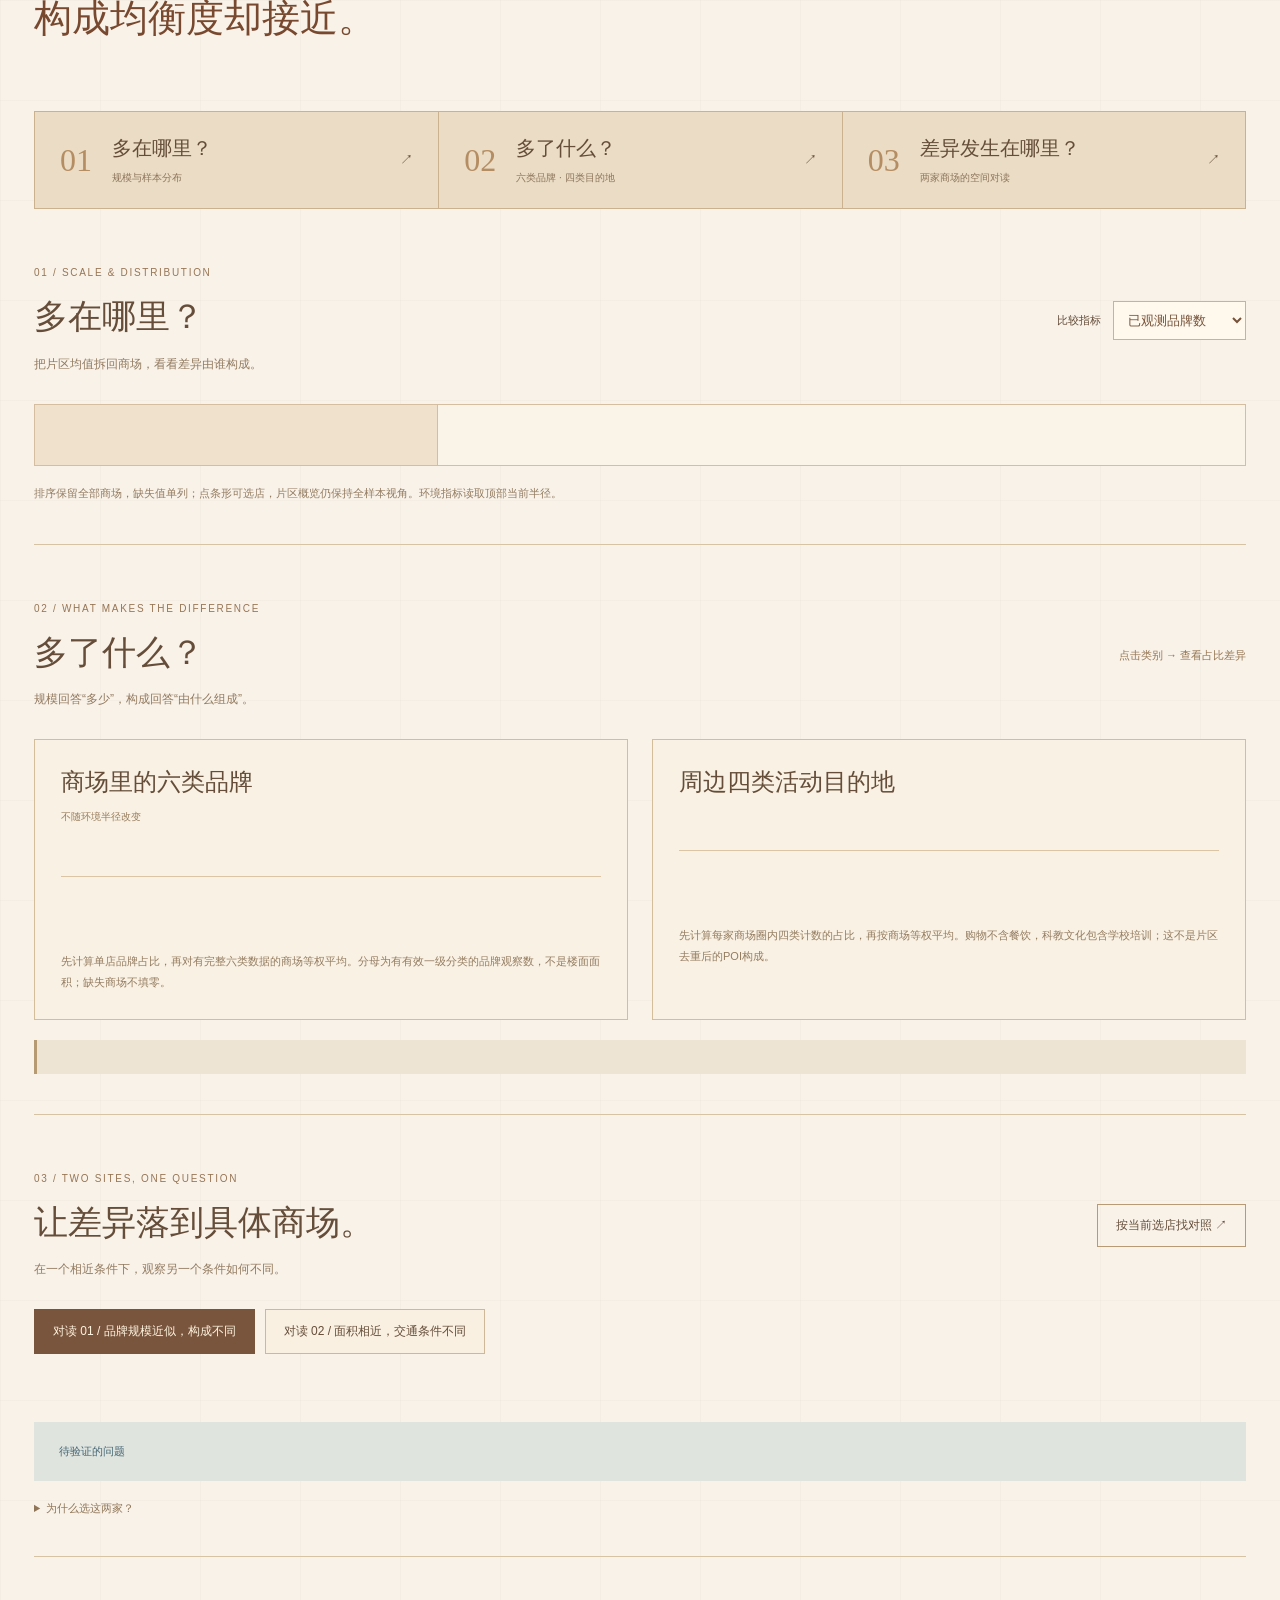
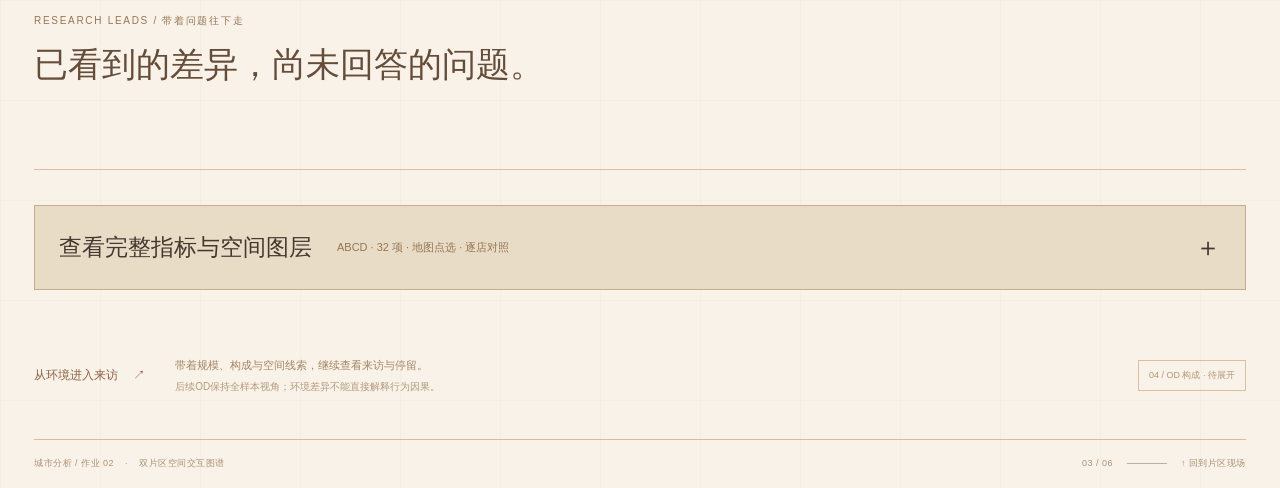
<file: 第三幕_配置共性.html>
<!doctype html><html lang="zh-CN"><meta charset="utf-8"><title>第三幕 · 商业配置共性</title><meta http-equiv="refresh" content="0;url=index.html?view=research-v4#act-03"><p><a href="index.html?view=research-v4#act-03">打开第三幕 · 533家商业配置全景</a></p></html>
</file>
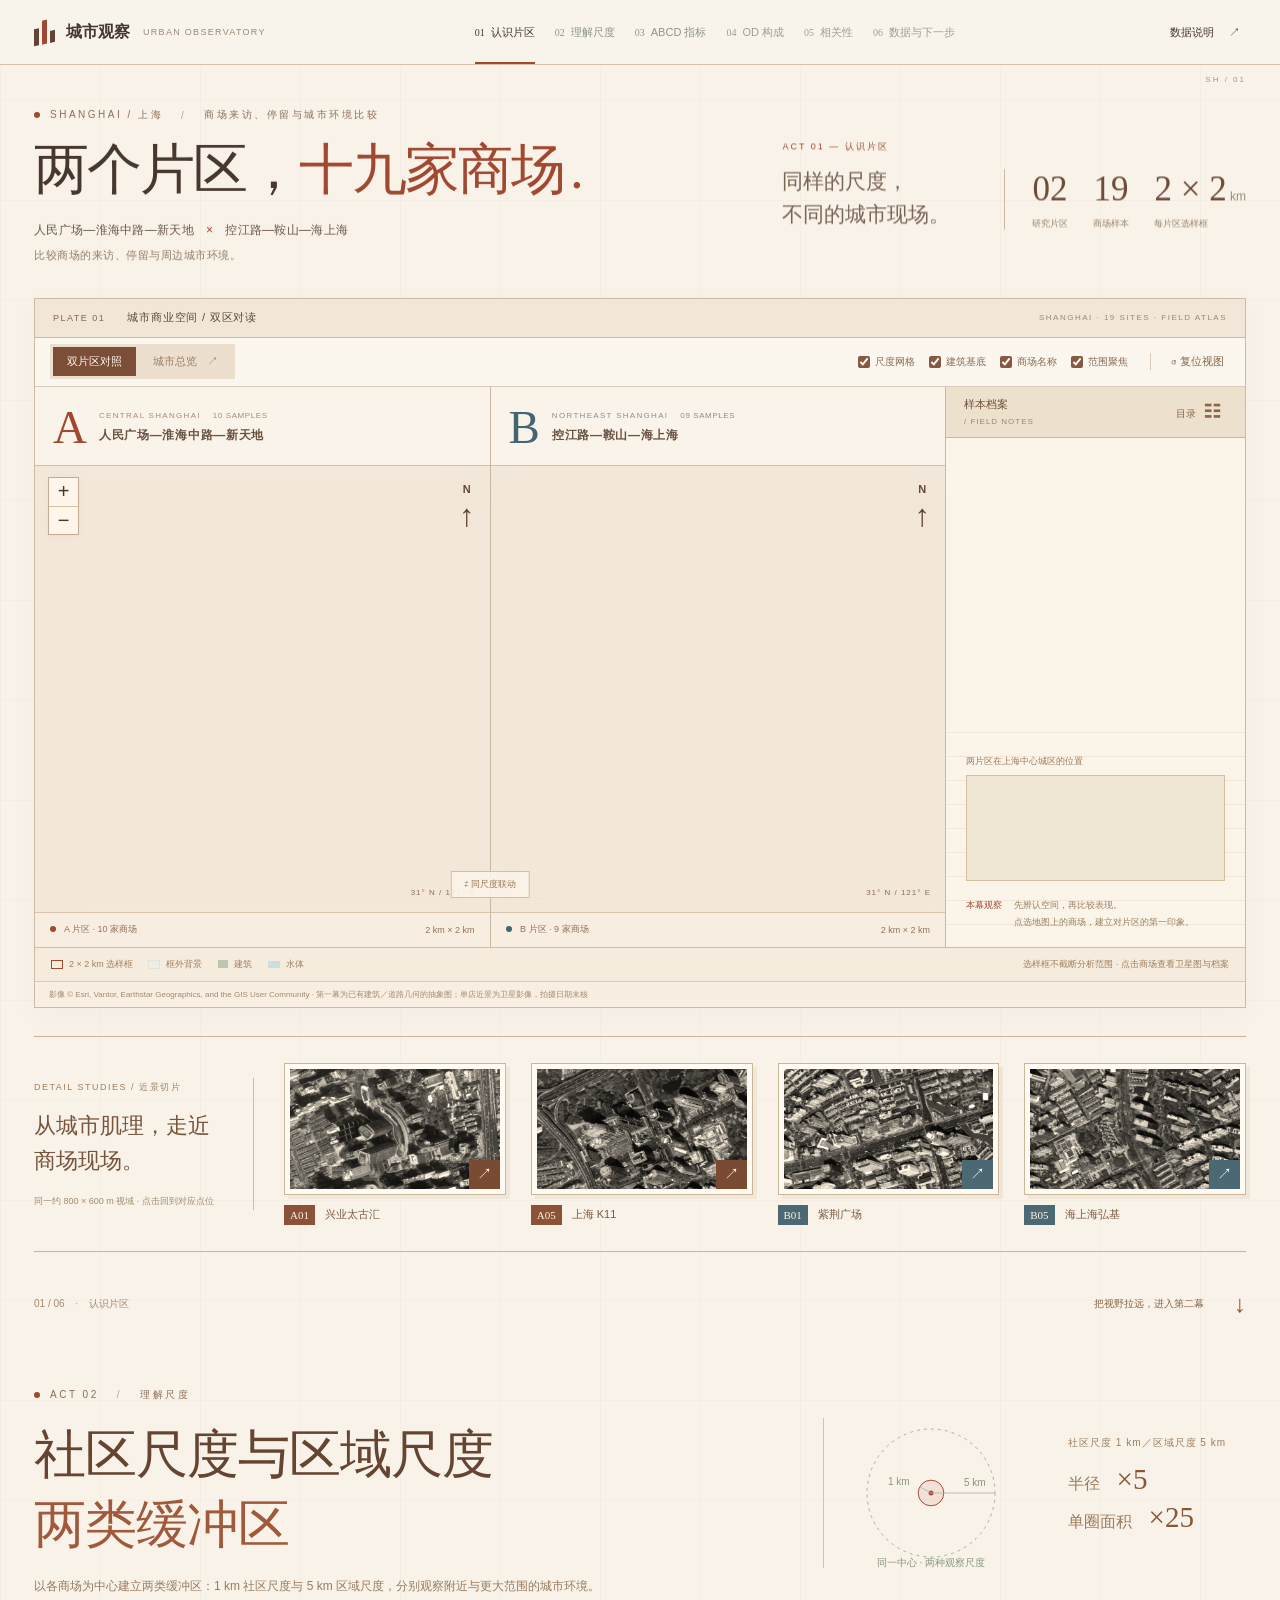
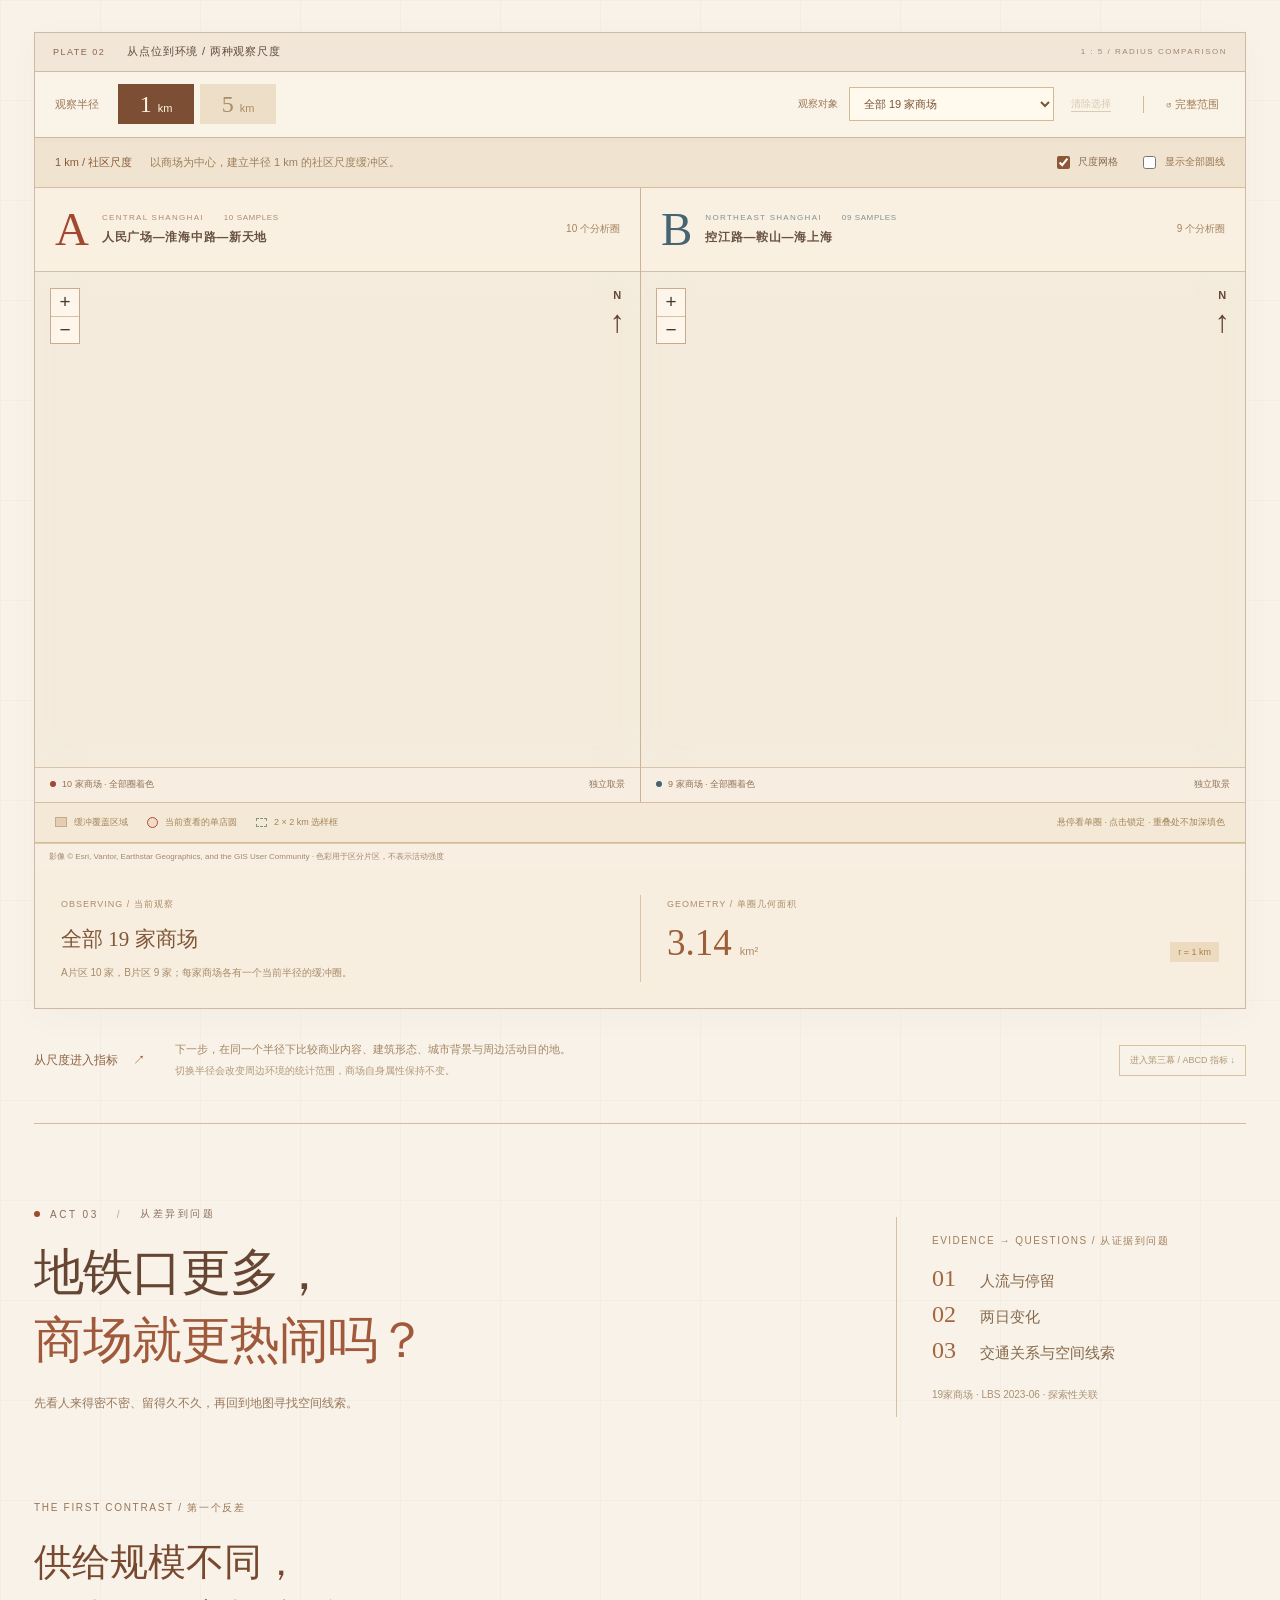
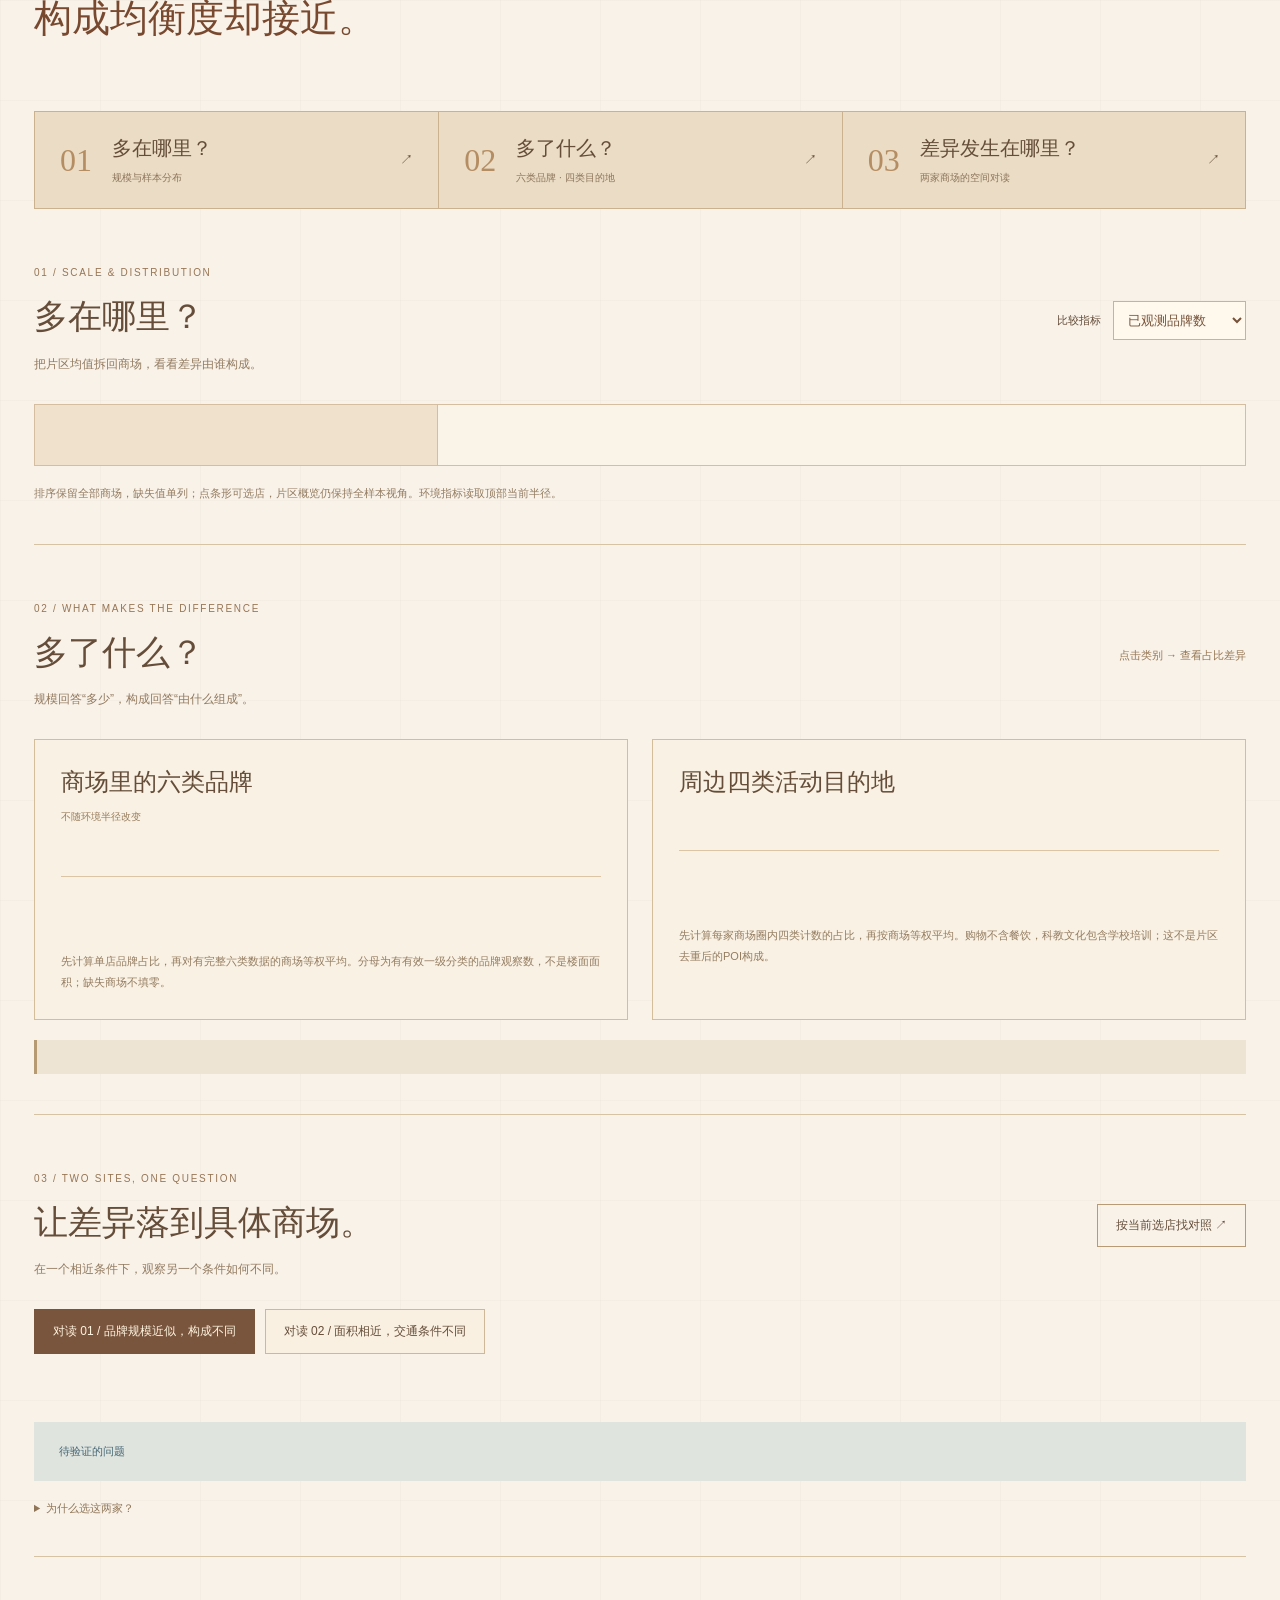
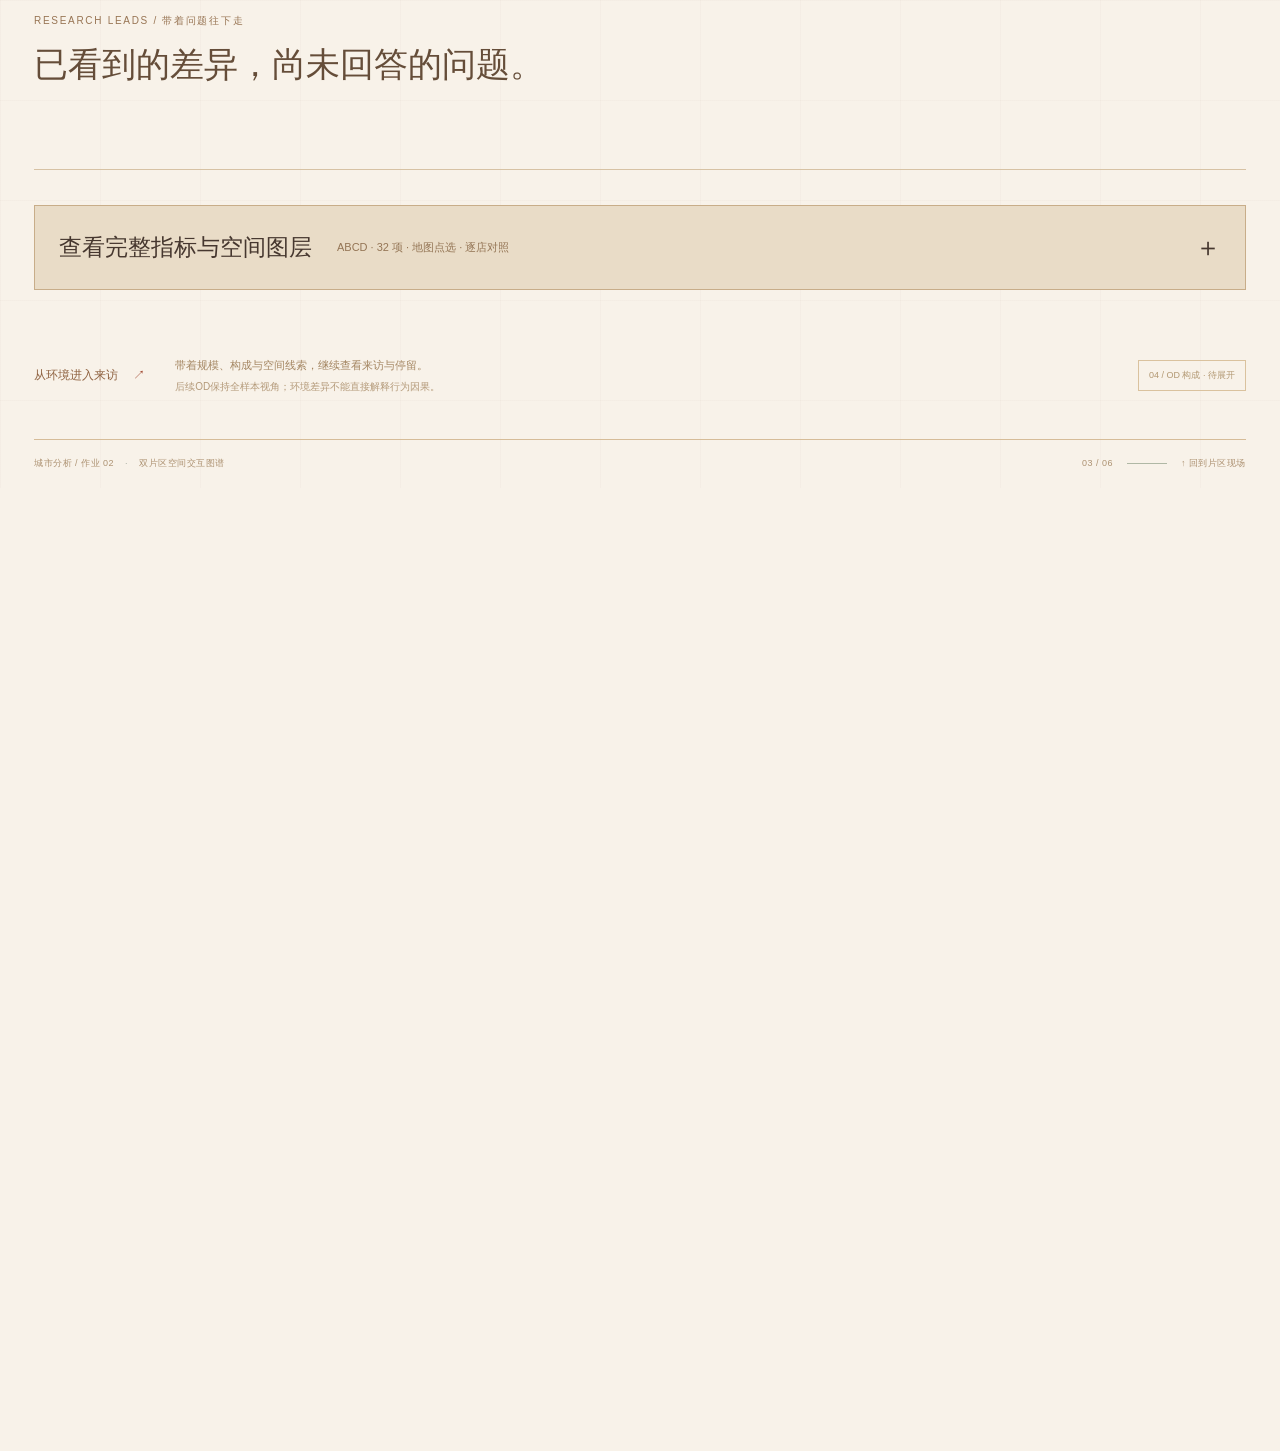
<file: 第四幕_综合联动.html>
<!doctype html><html lang="zh-CN"><meta charset="utf-8"><title>第四幕 · 使用表现与地图条件</title><meta http-equiv="refresh" content="0;url=index.html?view=usage-v5#act-04"><p><a href="index.html?view=usage-v5#act-04">打开第四幕 · 使用表现与地图下半部条件读数</a></p></html>
</file>
<file: style.css>
@charset "UTF-8";
:root{--paper:#f6f5f0;--ink:#253530;--muted:#7b827a;--line:#dcded5;--red:#b64939;--blue:#45778c;--map:#f0f0e9;--serif:Georgia,"Noto Serif SC","Songti SC",SimSun,serif}
*{box-sizing:border-box}body{margin:0;background:var(--paper);color:var(--ink);font-family:"Microsoft YaHei","PingFang SC",Arial,sans-serif;font-size:13px}button,input{font:inherit}button{cursor:pointer;color:inherit}button:focus-visible,a:focus-visible,input:focus-visible,[role=button]:focus-visible{outline:2px solid var(--blue);outline-offset:4px}button{border:0;background:none}a{color:inherit;text-decoration:none}.topbar{height:65px;border-bottom:1px solid var(--line);display:flex;align-items:center;justify-content:space-between;padding:0 34px;gap:24px}.brand{display:flex;align-items:center;gap:10px;font-size:16px;font-weight:700;white-space:nowrap}.brand-en{font:9px Arial;letter-spacing:1.3px;margin-left:3px;color:var(--muted)}.brand-icon{width:22px;height:24px;display:flex;align-items:end;gap:3px;transform:skewY(-12deg)}.brand-icon i{width:5px;background:var(--ink);height:17px}.brand-icon i:nth-child(2){height:24px;background:var(--red)}.brand-icon i:nth-child(3){height:12px}.chapter-nav{align-self:stretch;display:flex;gap:26px;align-items:stretch}.chapter-nav>span{display:flex;align-items:center;gap:6px;color:#9b9e96;font-size:11px;white-space:nowrap;position:relative}.chapter-nav b{font:10px Georgia}.chapter-nav .active{color:var(--ink)}.chapter-nav .active:after{content:"";position:absolute;bottom:0;height:2px;background:var(--red);left:0;right:0}.source-button{font-size:11px;white-space:nowrap}.source-button span{margin-left:12px}main{padding:0 34px}.intro{display:flex;justify-content:space-between;padding:31px 0 30px;align-items:center;gap:32px}.eyebrow{font-size:10px;letter-spacing:2px;display:flex;gap:10px;align-items:center;color:#64746b}.live-dot{width:6px;height:6px;border-radius:50%;background:var(--red)}.slash{color:#a7aca1;margin:0 8px}h1{font-family:var(--serif);font-weight:500;font-size:clamp(38px,4vw,63px);letter-spacing:-1px;line-height:1.25;margin:15px 0 12px}.red-text{color:var(--red)}.period{color:var(--red);margin-left:6px}.intro-copy>p{color:#737c74;font-size:12px;letter-spacing:1px;margin:0}.intro-right{display:grid;grid-template-columns:160px auto;column-gap:32px;align-items:end}.chapter-caption{grid-column:1/-1;font:9px Arial;letter-spacing:2px;color:var(--red);margin-bottom:12px}.intro-right h2{font-family:var(--serif);font-size:21px;line-height:1.55;font-weight:400;margin:0}.study-stats{display:flex;gap:25px;border-left:1px solid var(--line);padding-left:27px}.study-stats>div{display:flex;flex-direction:column;gap:8px}.study-stats strong{font:35px Georgia;white-space:nowrap}.study-stats small{font:12px Arial;color:var(--muted)}.study-stats span{font-size:9px;color:var(--muted)}.atlas{border:1px solid var(--line);background:#f9f9f4}.atlas-toolbar{height:50px;display:flex;align-items:center;border-bottom:1px solid var(--line);padding:0 15px;gap:22px;justify-content:space-between}.view-tabs{display:flex;background:#edeee7;padding:3px;gap:3px}.view-tabs button{font-size:11px;padding:7px 14px;color:#858b82}.view-tabs .selected{background:#fff;color:var(--ink);box-shadow:0 1px 3px #26372812}.view-tabs span{padding-left:7px}.layer-controls{display:flex;gap:19px;align-items:center;font-size:10px;color:#606f64;margin-left:auto}.toolbar-label{color:#a0a69b}.layer-controls label{display:flex;align-items:center;gap:5px;cursor:pointer}.layer-controls input{accent-color:var(--ink);height:12px;width:12px;margin:0}.text-button{font-size:11px;border-left:1px solid var(--line);padding-left:20px}.atlas-body{display:flex;height:clamp(510px,calc(100vh - 365px),900px);min-height:510px}.map-pair{display:flex;flex:1;min-width:0;position:relative;overflow:hidden}.map-panel{flex:1;min-width:0;display:flex;flex-direction:column;position:relative}.map-panel+.map-panel{border-left:1px solid #ced3c9}.map-heading{display:flex;gap:12px;padding:17px 18px 14px;align-items:center;border-bottom:1px solid #e1e4db;background:#f7f7f1;z-index:1}.area-letter{font:40px Georgia;color:var(--red);line-height:1}.area-b .area-letter{color:var(--blue)}.map-kicker{font:8px Arial;letter-spacing:1.3px;color:#9a8c7f;display:flex;justify-content:space-between;gap:12px}.map-kicker span{letter-spacing:.6px}.map-heading h2{font-size:12px;font-weight:500;margin:7px 0 0;letter-spacing:.5px}.map-surface{position:relative;flex:1;min-height:0;overflow:hidden;background:var(--map);touch-action:none;cursor:grab}.map-surface.dragging{cursor:grabbing}.map-surface canvas,.map-surface>svg{position:absolute;inset:0;width:100%;height:100%}.map-surface svg{overflow:hidden}.north{position:absolute;right:15px;top:17px;font:9px Arial;display:flex;align-items:center;flex-direction:column;gap:3px;pointer-events:none;color:#64756c}.north span{font:25px Georgia}.map-scale{position:absolute;left:17px;bottom:14px;color:#788276;font:9px Arial;pointer-events:none}.scale-bar{height:5px;border:1px solid #8a9488;border-top:0;margin-top:5px}.map-coordinates{position:absolute;right:14px;bottom:15px;font:8px Arial;letter-spacing:1px;color:#99a092;pointer-events:none}.map-foot{height:35px;display:flex;align-items:center;justify-content:space-between;padding:0 15px;font-size:9px;color:#6f7b70;background:#f7f7f1;border-top:1px solid #dfe3d8}.legend-dot{display:inline-block;width:6px;height:6px;border-radius:50%;margin-right:6px}.a{background:var(--red)}.b{background:var(--blue)}.map-navigation{position:absolute;left:13px;top:90px;display:flex;flex-direction:column;background:#fdfdf8ee;border:1px solid #d6dccf;box-shadow:0 2px 6px #26372808;z-index:2}.map-navigation button{width:29px;height:28px;font:20px Arial}.map-navigation button+button{border-top:1px solid var(--line)}.map-navigation button:hover{background:#e5e8dd}.sync-badge{position:absolute;left:50%;bottom:49px;transform:translateX(-50%);font-size:9px;background:#fdfdf5ed;border:1px solid #d8dfd1;border-radius:20px;padding:6px 12px;white-space:nowrap;color:#71806f;pointer-events:none}.inspector{width:285px;flex-shrink:0;border-left:1px solid var(--line);display:flex;flex-direction:column;background:#fafaf5}.inspector-top{display:flex;justify-content:space-between;align-items:center;padding:15px 18px;border-bottom:1px solid var(--line);font-size:11px;height:51px}.en{font:8px Arial;letter-spacing:1px;color:#a2a89b;display:block;margin-top:5px}.inspector-top button{font-size:10px;color:#6b786a}.inspector-top button span{font-size:17px;margin-left:5px}#profile{padding:21px 20px 14px}.profile-index{display:flex;justify-content:space-between;align-items:center;font-size:9px;color:#919b8c}.sample-badge{font:10px Arial;letter-spacing:1px;padding:4px 7px;background:#b6493910;color:var(--red);border:1px solid #b6493925}.sample-badge.blue{color:var(--blue);background:#45778c10;border-color:#45778c25}.profile-name{font-family:var(--serif);font-size:24px;font-weight:400;line-height:1.4;margin:12px 0 7px}.profile-coords{font:9px Arial;color:#939e8e;letter-spacing:.4px}.profile-metrics{display:grid;grid-template-columns:1fr 1fr;gap:17px 12px;margin-top:22px}.metric{display:flex;flex-direction:column;gap:5px}.metric strong{font:23px Georgia}.metric strong small{font:9px Arial;color:#87917e;margin-left:4px}.metric span{font-size:9px;color:#88917f}.profile-caption{font-size:9px;line-height:1.7;color:#a0a598;border-top:1px solid var(--line);padding-top:12px;margin:17px 0 0}.profile-stepper{display:flex;justify-content:space-between;align-items:center;margin-top:12px;font:9px Arial;color:#8f9987}.profile-stepper button{border:1px solid #dfe3d6;padding:3px 9px;margin-left:4px}.inspector-bottom{margin-top:auto;padding:0 20px 17px}.mini-label{font-size:9px;color:#9aa18f;margin:7px 0}#locator{width:100%;height:106px;border:1px solid #e4e7db;background:#f0f1e9}.research-note{padding-top:13px;display:flex;gap:12px}.research-note>span{font-size:9px;color:var(--red);padding-top:2px;white-space:nowrap}.research-note p{margin:0;color:#87927d;font-size:9px;line-height:1.8}.atlas-footer{display:flex;justify-content:space-between;align-items:center;height:34px;border-top:1px solid var(--line);padding:0 16px;color:#8d9784;font-size:9px;gap:12px}.atlas-footer>span:first-child{display:flex;align-items:center;gap:6px}.legend-boundary{width:12px;height:9px;border:1px dashed #a3a98e}.legend-building{width:10px;height:8px;background:#ced5c5;margin-left:10px}.legend-water{width:12px;height:7px;background:#ccdfe0;margin-left:10px}.page-footer{height:47px;display:flex;align-items:center;justify-content:space-between;font-size:9px;letter-spacing:.5px;color:#939d89}.page-footer>span:last-child{display:flex;align-items:center;gap:14px}.footer-line{width:40px;height:1px;background:#b0b8a5}dialog{border:1px solid #d3dac9;background:var(--paper);color:var(--ink);width:min(620px,90vw);max-height:85vh;padding:26px 30px;box-shadow:0 24px 100px #1e312c33}dialog::backdrop{background:#182a2555;backdrop-filter:blur(4px)}.dialog-head{display:flex;justify-content:space-between;align-items:center;color:#8d9884;font:10px Arial;letter-spacing:1px}.close-dialog{font:26px Arial;padding:0 4px}dialog h2{font:29px var(--serif);margin:20px 0}dialog>p{color:#7d8875;line-height:1.9;font-size:12px}.source-list dt{font-size:12px;margin-top:20px;color:var(--red)}.source-list dd{margin:7px 0 0;font-size:11px;line-height:1.9;color:#6f7d66}.dialog-caption{border-top:1px solid var(--line);padding-top:15px}#mall-search{width:100%;padding:11px 13px;background:#fffdf8;border:1px solid var(--line);color:var(--ink);margin-bottom:16px}#directory-list{display:grid;grid-template-columns:1fr 1fr;gap:7px}.directory-item{display:flex;align-items:center;gap:9px;text-align:left;border:1px solid #dfe4d7;padding:10px 7px;font-size:11px}.directory-item:hover{background:#e9eddf}.empty{grid-column:1/-1;color:#88947c;padding:30px 0;text-align:center}.screen-reader{position:absolute;width:1px;height:1px;overflow:hidden;clip:rect(0,0,0,0)}.mall-marker{cursor:pointer;outline:none}.mall-marker:hover .pin,.mall-marker:focus-visible .pin{stroke-width:3}.mall-label{font-family:"Microsoft YaHei",Arial,sans-serif;font-size:10px;paint-order:stroke;stroke:#f4f5ed;stroke-width:3px;stroke-linejoin:round;pointer-events:none}.pin-id{font:8px Arial;pointer-events:none;fill:#fff}.selected-name{font-weight:700}.overview-label{font:17px var(--serif);paint-order:stroke;stroke:#f6f6ef;stroke-width:4px;fill:var(--ink)}
.intro-right h2{white-space:nowrap}.intro-right{grid-template-columns:190px auto}
@media(min-width:1700px){.topbar{padding:0 48px}main{padding:0 48px}.intro{padding:38px 0}.inspector{width:310px}.map-heading{padding:20px}.map-heading h2{font-size:14px}.map-kicker{font-size:9px}.intro-right{column-gap:50px}.study-stats{gap:40px}}
@media(max-width:1180px){.brand-en{display:none}.chapter-nav{gap:15px}.intro-right{grid-template-columns:1fr}.intro-right h2{display:none}.study-stats{padding-left:0;border:0}.layer-controls{gap:10px}.inspector{width:255px}.map-kicker span{display:none}.map-heading h2{font-size:11px}.map-heading{padding:15px 12px;gap:8px}.area-letter{font-size:34px}main{padding:0 22px}.topbar{padding:0 22px}.profile-name{font-size:22px}}
@media(max-width:850px){.chapter-nav>span:not(.active){display:none}.intro{gap:15px}.intro-copy>p{font-size:10px;line-height:1.8;max-width:360px}.study-stats{gap:15px}.study-stats strong{font-size:25px}.intro-right{min-width:210px}.chapter-caption{font-size:8px}.layer-controls{gap:12px}.toolbar-label{display:none}.text-button span{display:none}.atlas-body{height:auto;flex-direction:column}.map-pair{height:540px;flex:none}.inspector{width:100%;border-left:0;border-top:1px solid var(--line);display:grid;grid-template-columns:1fr 1fr}.inspector-top{grid-column:1/-1}.inspector-bottom{padding:15px 20px;margin-top:0}.profile-metrics{gap:15px;margin-top:14px}.profile-name{margin-top:10px}.page-footer{height:58px;gap:10px}.page-footer>span:last-child{max-width:270px;font-size:8px}.footer-line{display:none}}
@media(max-width:570px){main{padding:0 12px}.topbar{height:55px;padding:0 13px;gap:12px}.brand{font-size:14px}.chapter-nav{margin-left:auto}.chapter-nav .active{font-size:10px}.source-button{font-size:10px}.source-button span{margin-left:3px}.intro{display:block;padding:25px 3px}.eyebrow{font-size:8px;letter-spacing:1px}h1{font-size:43px;margin:12px 0}.intro-copy>p{font-size:11px;letter-spacing:0;max-width:none}.intro-right{display:flex;align-items:center;justify-content:space-between;margin-top:21px;gap:10px}.chapter-caption{max-width:65px;line-height:1.9;margin:0}.study-stats{gap:20px}.study-stats strong{font-size:24px}.study-stats span{font-size:8px}.atlas-toolbar{height:auto;min-height:82px;flex-wrap:wrap;padding:9px;gap:10px}.view-tabs button{padding:6px 10px}.layer-controls{order:3;width:100%;justify-content:space-between;font-size:9px}.text-button{margin-left:auto;padding-left:10px}.map-pair{height:auto;display:block}.map-panel{height:440px}.map-panel+.map-panel{border-left:0;border-top:1px solid var(--line)}.map-heading h2{font-size:12px}.map-kicker span{display:inline}.map-heading{padding:12px}.map-heading>div{flex:1}.map-navigation{top:80px}.sync-badge{top:408px;bottom:auto;left:auto;right:10px;transform:none}.inspector{display:block}.inspector-bottom{padding-top:0}#locator{height:110px}.inspector-bottom .research-note{display:none}.profile-metrics{grid-template-columns:repeat(4,1fr);gap:5px}.metric strong{font-size:21px}.metric span{font-size:8px}.profile-caption{margin-top:15px}.profile-name{font-size:24px}.atlas-footer{height:auto;min-height:52px;align-items:start;flex-direction:column;padding:10px;gap:8px;font-size:8px}.page-footer{align-items:start;padding:15px 0;height:auto;flex-direction:column;line-height:1.8}.page-footer>span:last-child{max-width:none}dialog{padding:20px}#directory-list{grid-template-columns:1fr}}
@media(prefers-reduced-motion:no-preference){.intro-copy,.intro-right{animation:rise .6s ease both}.intro-right{animation-delay:.12s}.atlas{animation:rise .7s .2s ease both}@keyframes rise{from{opacity:0;transform:translateY(12px)}to{opacity:1;transform:translateY(0)}}}

/* Study-frame emphasis and point-linked aerial evidence. */
.title-line{display:inline-block}h1{font-size:clamp(36px,3.55vw,56px)}.intro-copy>.study-area-names{display:flex;gap:12px;align-items:center;color:#546252;letter-spacing:.3px;font-size:11px}.area-versus{color:var(--red)}.intro-copy>.study-question{margin-top:9px;font-size:10px;letter-spacing:.5px;color:#929a8b}
.legend-boundary{border-style:solid;border-color:var(--red)}.legend-context{width:12px;height:9px;background:#eeeee7;border:1px solid #e2e4da;margin-left:9px}.legend-building{background:#bbc6b1}
.clear-selection{font-size:9px;color:#8b9781;padding:3px 0;border-bottom:1px solid #d7dece}.clear-selection:hover{color:var(--red)}.overview-copy{font-size:12px;line-height:2;color:#829075}.overview-counts{display:flex;gap:40px;margin:28px 0}.overview-counts>span{display:flex;flex-direction:column;gap:10px;font-size:10px;color:#8a967d}.overview-counts b{font:42px Georgia}.overview-directory{border:1px solid #d6decb;font-size:11px;padding:10px 14px;margin:8px 0 20px}.chapter-nav{gap:20px}
.inspector{overflow-y:auto;scrollbar-width:thin;scrollbar-color:#c9cebf transparent}.inspector-top{flex-shrink:0;position:sticky;top:0;background:#fafaf5;z-index:3}.inspector-bottom{flex-shrink:0}.profile-metrics{margin-top:15px;gap:12px}.profile-caption{margin-top:13px}.satellite-card{margin:17px 0 0}.satellite-heading{display:flex;justify-content:space-between;align-items:center;font-size:10px;margin-bottom:8px;color:#78856e}.satellite-heading>span:last-child{font:9px Arial;color:#9ba48f}.satellite-preview{position:relative;display:block;width:100%;padding:0;aspect-ratio:4/3;background:#253530;overflow:hidden;border:1px solid #d4dbcb}.satellite-preview>img{width:100%;height:100%;display:block;object-fit:contain}.satellite-preview:hover .satellite-expand{background:var(--red)}.satellite-expand{position:absolute;bottom:8px;right:8px;color:#fff;background:#253530c7;padding:5px 8px;font-size:9px;transition:background .2s}.satellite-crosshair{position:absolute;left:50%;top:50%;transform:translate(-50%,-50%);width:16px;height:16px;border:2px solid #fff;border-radius:50%;box-shadow:0 0 0 2px var(--pin-color,#b64939),0 1px 6px #0009;background:var(--pin-color,#b64939);pointer-events:none}.satellite-crosshair:after{content:"";position:absolute;inset:-8px;border:1px solid #fffc;border-radius:50%}.satellite-credit{font:8px/1.5 Arial,sans-serif;color:#87927c;margin-top:5px}.satellite-fallback{position:absolute;inset:0;background:#e8ece0;align-content:center;text-align:center;color:#68765d;padding:20px;font-size:11px}.satellite-fallback[hidden],.satellite-message[hidden],#satellite-plane[hidden],.satellite-crosshair[hidden]{display:none}
#satellite-dialog{width:min(1040px,94vw);padding:22px 26px;max-height:95vh;overflow-y:auto}.satellite-dialog-heading{display:flex;align-items:center;justify-content:space-between;gap:12px;margin:14px 0}.satellite-dialog-heading h2{font-size:26px;margin:0 0 7px}.satellite-dialog-heading p{font:10px Arial;color:#8a9780;margin:0;letter-spacing:.5px}.satellite-step{display:flex;gap:8px}.satellite-step button{border:1px solid var(--line);width:32px;height:30px}.satellite-step button:hover{background:#e8edde}#satellite-stage{height:min(60vh,570px);position:relative;background:#1e2b26;overflow:hidden;touch-action:none;cursor:grab;border:1px solid #d3dacb}#satellite-stage:active{cursor:grabbing}#satellite-plane{position:absolute;left:50%;top:50%;transform-origin:center;will-change:transform}#satellite-image{display:block;width:100%;height:100%;user-select:none;-webkit-user-drag:none}.satellite-image-credit{position:absolute;bottom:0;left:0;right:0;background:#16231bd9;color:#e7ecdf;padding:6px 10px;font:9px/1.4 Arial;pointer-events:none}.satellite-north{position:absolute;top:12px;right:13px;color:#fff;background:#17291e99;padding:7px;font:12px Arial;pointer-events:none}.satellite-message{position:absolute;inset:0;display:flex;flex-direction:column;gap:8px;justify-content:center;align-items:center;background:#e8edde;color:#728366;font-size:12px;text-align:center;padding:25px}.satellite-message button{padding:8px 14px;border:1px solid #aeba9f}.satellite-tools{display:flex;align-items:center;justify-content:space-between;gap:10px;padding:12px 0;border-bottom:1px solid var(--line);color:#7e8c72;font-size:10px}.satellite-tools>div{display:flex;align-items:center;gap:8px}.satellite-tools button{border:1px solid var(--line);min-width:30px;height:28px}.satellite-tools button:disabled{opacity:.3;cursor:default}#satellite-zoom-level{font:11px Arial;min-width:28px;text-align:center}.satellite-note{font-size:10px!important;margin:12px 0 0;display:flex;align-items:center;gap:8px}.satellite-point{display:inline-block;flex-shrink:0;width:7px;height:7px;border-radius:50%;background:var(--red)}
@media(min-width:851px){.inspector{width:300px}.inspector-bottom{padding-top:16px}.atlas-body{min-height:560px}}
@media(max-width:1180px) and (min-width:851px){.inspector{width:260px}}
@media(max-width:850px){.inspector{overflow:visible}.inspector-top{position:static}.inspector-bottom{align-self:start;margin-top:15px}.intro-copy>.study-area-names{font-size:10px;gap:7px;flex-wrap:wrap}h1{font-size:36px}.intro-right{min-width:190px}.satellite-preview{max-height:200px}}
@media(max-width:570px){h1{font-size:39px;line-height:1.35}.title-line{display:block}.intro-copy>.study-area-names{gap:7px;font-size:10px;letter-spacing:0}.intro-copy>.study-question{font-size:10px}.satellite-preview{max-height:none}.satellite-card{margin-top:16px}.profile-metrics{margin-top:18px}.satellite-dialog-heading h2{font-size:21px}.satellite-step{gap:4px}.satellite-step button{width:27px}#satellite-dialog{padding:16px;width:96vw}#satellite-stage{height:52vh}.satellite-tools{align-items:start;flex-direction:column}.satellite-tools>div{align-self:flex-end}.satellite-image-credit{font-size:8px}.satellite-note{font-size:9px!important}}
</file>
<file: scale.css>
/* Act 02: a continuous research page with one persistent scale control. */
html{scroll-behavior:smooth;scroll-padding-top:18px}.chapter-nav>a{display:flex;align-items:center;gap:6px;color:#8d9685;font-size:11px;white-space:nowrap;position:relative}.chapter-nav>a:hover{color:var(--red)}.chapter-nav>a.active{color:var(--ink)}.chapter-nav>a.active:after{content:"";position:absolute;bottom:0;height:2px;background:var(--red);left:0;right:0}.chapter-transition{display:flex;justify-content:space-between;align-items:center;gap:20px;height:75px;font-size:10px;color:#8a947f;border-bottom:1px solid var(--line)}.chapter-transition>a{color:#586b50;display:flex;align-items:center;gap:30px}.chapter-transition>a>span{font-size:24px;color:var(--red)}.scale-chapter{padding-top:64px;scroll-margin-top:20px}.scale-intro{display:flex;justify-content:space-between;align-items:center;gap:35px;margin-bottom:34px}.scale-intro h2{font:48px/1.35 var(--serif);letter-spacing:-1px;margin:18px 0 16px}.scale-intro h2>span{color:#5c7555}.scale-intro>div>p{font-size:12px;line-height:1.8;color:#85917a;margin:0}.scale-intro-aside{display:flex;align-items:center;gap:30px;padding-right:20px}.scale-intro-aside>svg{width:190px;height:150px;flex-shrink:0}.scale-intro-aside text{font:10px "Microsoft YaHei",Arial;fill:#87977d}.scale-formula-label{font-size:10px;letter-spacing:1px;color:#849277}.scale-intro-aside>div>p{font-size:16px;line-height:2.2;margin:13px 0;color:#718267}.scale-intro-aside b{font:29px Georgia;color:#465c3e;margin-left:12px}.scale-intro-aside small{color:#939f87;font-size:9px}.scale-workspace{position:relative;border:1px solid var(--line);background:#f8f9f2}.scale-toolbar{position:sticky;top:0;z-index:20;display:flex;align-items:center;gap:26px;justify-content:space-between;min-height:66px;padding:10px 20px;background:#f8f9f2f5;backdrop-filter:blur(12px);border-bottom:1px solid var(--line);box-shadow:0 3px 10px #25353005}.scale-switch{display:flex;align-items:center;gap:6px}.scale-switch>span{font-size:11px;color:#77886c;margin-right:13px}.scale-switch>button{min-width:76px;padding:8px 14px;font:24px Georgia;line-height:1;background:#e9ede0;color:#7e8e72;transition:background .15s}.scale-switch>button small{font:11px Arial}.scale-switch>button.selected{background:#3c5140;color:#fff}.scale-switch>button:hover{box-shadow:inset 0 0 0 1px #a8b29e}.scale-selection{display:flex;align-items:center;gap:11px;margin-left:auto}.scale-selection>label{font-size:10px;color:#89977d}.scale-selection select{max-width:255px;min-width:205px;padding:9px 27px 9px 10px;border:1px solid #d6decb;background:#fdfdf8;color:#536548;font-size:11px;border-radius:0}.scale-selection button{font-size:10px;color:#64765a;text-decoration:underline;text-underline-offset:4px}.scale-selection button:disabled{opacity:.35;cursor:default}.scale-fit{font-size:11px;color:#68795d;padding-left:22px;border-left:1px solid #d6decb;white-space:nowrap}.scale-reason{display:flex;gap:23px;align-items:center;padding:15px 20px;background:#eef1e7;border-bottom:1px solid #dde3d2}.scale-reason>span:first-child{font-size:11px;color:#4f6946;white-space:nowrap}.scale-reason p{margin:0;font-size:11px;line-height:1.7;color:#819173}.scale-distance-note{margin-left:auto;font-size:9px;color:#98a38c;white-space:nowrap}.scale-map-pair{display:grid;grid-template-columns:1fr 1fr}.scale-panel{min-width:0}.scale-panel+.scale-panel{border-left:1px solid #d5ddcc}.scale-panel .map-heading{gap:13px;padding:18px 20px}.scale-panel .map-heading>div{flex:1}.scale-panel .map-kicker{justify-content:start;gap:20px}.scale-panel-count{color:#8c9a7f;font:10px Arial;white-space:nowrap;margin-left:auto}.scale-surface{height:clamp(420px,55vh,650px);position:relative;overflow:hidden;background:#f0f1e9;cursor:grab;touch-action:pan-y}.scale-surface.dragging{cursor:grabbing}.scale-surface>canvas,.scale-surface>svg{position:absolute;inset:0;width:100%;height:100%}.scale-map-controls{position:absolute;left:15px;top:16px;background:#fbfcf6e8;border:1px solid #d2dcc6;display:flex;flex-direction:column}.scale-map-controls button{width:28px;height:27px;font:19px Arial}.scale-map-controls button+button{border-top:1px solid #d8e0ce}.scale-map-controls button:hover{background:#e6eddc}.scale-measure{position:absolute;left:17px;bottom:17px;pointer-events:none;color:#7d8c72;font:9px Arial}.scale-measure>div{height:5px;border:1px solid #829574;border-top:0;margin-top:5px}.scale-mall-marker{cursor:pointer;outline:none}.scale-mall-marker:focus-visible>circle:last-of-type{stroke:#253530;stroke-width:3}.scale-mall-marker:hover>circle:last-of-type{stroke:#253530;stroke-width:2}.scale-marker-label{font:11px "Microsoft YaHei",Arial;pointer-events:none}.scale-legend{padding:13px 20px;display:flex;align-items:center;justify-content:space-between;gap:16px;border-top:1px solid #dce3d1;border-bottom:1px solid #dce3d1;font-size:9px;color:#87977a}.scale-legend>span:first-child{display:flex;align-items:center;gap:7px}.circle-key{display:inline-block;width:11px;height:11px;border-radius:50%;border:1px solid #a5b29a;margin-left:12px}.circle-key:first-child{margin-left:0}.circle-key.colored{border-color:#b64939;background:#b6493912}.frame-key{width:11px;height:9px;border:1px dashed #839775;margin-left:12px}.scale-summary{display:grid;grid-template-columns:1.15fr .85fr 1fr;padding:26px 0;background:#f8f9f2}.scale-summary-card{padding:0 26px;min-width:0}.scale-summary-card+.scale-summary-card{border-left:1px solid #dce4d0}.summary-label{font:9px Arial;letter-spacing:1px;color:#95a187}.scale-summary h3{font:21px/1.5 var(--serif);font-weight:400;margin:13px 0 8px}.scale-summary p{font-size:10px;line-height:1.9;color:#88997a;margin:0;max-width:400px}.scale-area-card>div{display:flex;gap:8px;align-items:baseline;margin:10px 0}.scale-area-card strong{font:37px Georgia;color:#4c6242}.scale-area-card>div>span{font:11px Arial;color:#8e9d7f}.scale-area-card .radius-badge{font-size:9px;color:#849677;background:#eaf0e2;padding:5px 8px;margin-left:auto;white-space:nowrap}.scale-takeaway{display:flex;align-items:center;gap:30px;padding:30px 0 42px;border-bottom:1px solid var(--line)}.scale-takeaway>span:first-child{color:#667c59;font-size:12px;white-space:nowrap}.scale-takeaway>span:first-child>span{margin-left:12px;color:var(--red)}.scale-takeaway p{font-size:11px;line-height:1.9;color:#7e906e;margin:0}.scale-takeaway small{font-size:10px;color:#9aa58f}.next-chapter-badge{margin-left:auto;white-space:nowrap;font-size:9px;color:#94a187;border:1px solid #dce4d1;padding:8px 10px}.map-surface{touch-action:pan-y}
@media(min-width:1700px){.scale-intro h2{font-size:56px}.scale-intro-aside{padding-right:80px}.scale-surface{height:600px}}
@media(max-width:1180px){.scale-intro-aside{gap:15px;padding-right:0}.scale-selection{gap:8px}.scale-selection>label{display:none}.scale-toolbar{gap:15px;padding:10px 14px}.scale-panel-count{display:none}.scale-panel .map-heading{padding:15px}.scale-summary-card{padding:0 18px}.scale-area-card .radius-badge{display:none}.scale-distance-note{display:none}.scale-summary h3{font-size:19px}.chapter-nav{gap:13px}}
@media(max-width:850px){.scale-intro{gap:20px}.scale-intro h2{font-size:38px}.scale-intro-aside{gap:8px}.scale-intro-aside>svg{width:130px;height:130px}.scale-intro-aside>div{max-width:170px}.scale-formula-label{font-size:9px}.scale-intro-aside small{font-size:8px}.scale-intro-aside>div>p{font-size:13px}.scale-intro-aside b{font-size:24px}.scale-reason{gap:15px;padding:12px}.scale-reason p{font-size:10px}.scale-map-pair{grid-template-columns:1fr 1fr}.scale-surface{height:410px}.scale-selection select{min-width:150px;max-width:185px}.scale-switch>button{min-width:58px}.scale-switch>span{margin-right:5px}.scale-switch{gap:4px}.scale-fit{font-size:10px;padding-left:10px}.scale-summary{grid-template-columns:1fr 1fr}.scale-summary-card:last-child{grid-column:1/-1;border-left:0;border-top:1px solid #dce4d0;margin-top:20px;padding-top:18px}.scale-summary-card:last-child p{max-width:none}.scale-takeaway{gap:15px;flex-wrap:wrap}.next-chapter-badge{display:none}.scale-legend{font-size:8px;gap:8px;padding:12px}.chapter-nav>a{font-size:10px}.chapter-nav>a:not(.active){display:flex}}
@media(max-width:570px){.chapter-nav{gap:10px}.chapter-nav>a{font-size:9px}.chapter-nav>a b{display:none}.chapter-transition{height:70px;font-size:9px;gap:8px}.chapter-transition>a{gap:12px}.scale-chapter{padding-top:36px}.scale-intro{align-items:start;gap:16px;margin-bottom:22px}.scale-intro h2{font-size:35px;margin:15px 0;letter-spacing:-1px;white-space:nowrap}.scale-intro>div>p{font-size:10px;max-width:225px}.scale-intro-aside{display:block;padding-top:25px}.scale-intro-aside>svg{width:100px;height:90px}.scale-intro-aside>div{display:none}.scale-toolbar{gap:10px;flex-wrap:wrap;padding:10px;min-height:103px}.scale-switch>button{font-size:23px;min-width:57px}.scale-switch>span{font-size:10px}.scale-selection{order:3;width:100%;margin:0;justify-content:space-between}.scale-selection>label{display:block;font-size:9px}.scale-selection select{flex:1;max-width:none;min-width:0;font-size:10px;padding:7px}.scale-selection button{font-size:9px}.scale-fit{margin-left:auto;font-size:9px;padding-left:8px}.scale-reason{display:block}.scale-reason>span:first-child{font-size:10px}.scale-reason p{margin-top:7px;line-height:1.8}.scale-map-pair{display:block}.scale-panel+.scale-panel{border-left:0;border-top:1px solid #d5ddcc}.scale-panel .map-heading{padding:12px}.scale-panel .map-heading h2{font-size:11px}.scale-panel .map-kicker{font-size:7px;gap:12px}.scale-surface{height:370px}.scale-legend{align-items:start;flex-direction:column;padding:12px 10px;gap:9px}.scale-summary{display:block;padding:20px 15px}.scale-summary-card{padding:0}.scale-summary-card+.scale-summary-card{border-left:0;border-top:1px solid #dce4d0;margin-top:18px;padding-top:18px}.scale-summary h3{font-size:21px}.scale-summary p{font-size:10px}.scale-area-card .radius-badge{display:block}.scale-area-card>div{justify-content:start}.scale-area-card .radius-badge{margin-left:15px}.scale-takeaway{display:block;padding:25px 3px}.scale-takeaway p{margin-top:13px;font-size:10px}.scale-takeaway small{font-size:9px}.scale-summary-card:last-child{margin-top:18px;padding-top:18px}}
@media(prefers-reduced-motion:reduce){html{scroll-behavior:auto}}
</file>
<file: portfolio.css>
/* Architectural portfolio plates: warm paper, geographic imagery, annotation hierarchy. */
:root{--paper:#f8f2e9;--ink:#46372f;--muted:#9a8878;--line:#d8c9b8;--red:#a14831;--blue:#456572;--map:#f3eadd}
body{background-color:var(--paper);background-image:linear-gradient(#9d796a09 1px,transparent 1px),linear-gradient(90deg,#9d796a09 1px,transparent 1px);background-size:100px 100px;color:var(--ink)}.topbar{background:#faf5ecdd;border-bottom-color:#d2c0ab}.brand-icon i{background:#654333}.brand-icon i:nth-child(2){background:var(--red)}main{max-width:2100px;margin:auto}.intro{padding-top:43px;padding-bottom:35px;position:relative}.intro:before{content:"SH / 01";position:absolute;right:0;top:10px;font:8px Arial;letter-spacing:2px;color:#aa9480}.eyebrow{color:#8c6e59;letter-spacing:2.5px}h1{font-size:clamp(40px,4.3vw,70px);letter-spacing:-2px;margin:14px 0 17px}.intro-copy>.study-area-names{font-size:12px;color:#6b5747}.intro-copy>.study-question{font-size:11px;color:#967e68}.intro-right h2{font-size:21px;color:#796353}.chapter-caption{color:var(--red)}.study-stats{border-color:#ccb7a1}.study-stats strong{color:#6d4c39}.study-stats span{color:#9b826b}.atlas,.scale-workspace{background:#faf5ec;border:1px solid #cdb9a4;box-shadow:0 8px 30px #79513d08}.plate-heading{height:39px;background:#f1e6d8;border-bottom:1px solid #cfbba5;display:flex;align-items:center;justify-content:space-between;padding:0 18px;color:#8b644c;font:9px Arial;letter-spacing:1.5px}.plate-heading b{font:11px "Microsoft YaHei",sans-serif;color:#5e493b;margin-left:18px;letter-spacing:.8px}.plate-heading>span:last-child{font-size:8px;color:#9f8773}.atlas-toolbar{background:#fbf6ee;height:49px}.view-tabs{background:#ecdfce}.view-tabs .selected{background:#7c4e38;color:#fff8ec;box-shadow:none}.view-tabs button{color:#9a7f65}.layer-controls{color:#876c55;gap:14px}.layer-controls input{accent-color:#875941}.text-button{color:#86674d}.map-heading{background:#faf3e9;border-bottom:1px solid #d3c0aa;position:relative}.map-heading .area-letter{font-size:47px}.map-heading h2{font-size:12px;font-weight:600;color:#695242;letter-spacing:.7px}.map-kicker{color:#ad8a70}.area-b .map-kicker{color:#7e9296}.map-panel+.map-panel{border-color:#cbb79e}.map-surface{background:#f2e7d8}.map-surface:after,.scale-surface:after{content:"";position:absolute;inset:0;pointer-events:none;box-shadow:inset 0 0 35px #f7efdf50}.mall-label{stroke:none;font-size:10px;letter-spacing:.1px}.map-foot{background:#f7eee1;border-color:#d7c4aa;color:#917157}.map-navigation,.scale-map-controls{background:#fff8edeb;border-color:#c4aa90}.map-navigation button+button,.scale-map-controls button+button{border-color:#d6c0a7}.map-navigation button:hover,.scale-map-controls button:hover{background:#ecdbc4}.north{color:#5e4031;font-size:11px;font-weight:700}.north span{font-size:31px}.map-scale,.map-coordinates{color:#88694e}.scale-bar{border-color:#81624d}.sync-badge{background:#fbf3e7e8;border-color:#d3bda3;color:#957456;border-radius:0;font-size:9px}.inspector{background:#faf4e9;border-color:#cbb59b;scrollbar-color:#cbb397 transparent}.inspector-top{background:#ede0cc;color:#6e4e36;border-color:#cbb59b}.en{color:#a18469}.inspector-top button{color:#8a674c}#profile{padding:21px 20px 17px}.profile-name{font-size:25px;color:#583e2e}.sample-badge{background:#a148310d;border-color:#a1483140;color:var(--red)}.sample-badge.blue{color:var(--blue)}.profile-coords{color:#a1856d}.metric strong{color:#61452f;font-size:25px}.metric span,.metric strong small{color:#9b8066}.profile-caption{color:#a0876e;border-color:#dcc9ad}.profile-stepper{color:#a48a6d}.profile-stepper button{border-color:#d7bfa0}.clear-selection{color:#9c7756;border-color:#d8c0a2}.satellite-heading{color:#856246;letter-spacing:.5px}.satellite-preview{border:6px solid #fffaf0;outline:1px solid #cfb99a;box-shadow:3px 4px 0 #d3bfa44d}.satellite-credit{color:#a68d71;font-size:8px;margin-top:9px}.satellite-expand{background:#6f4934df}.satellite-preview>img{filter:saturate(.68)}.inspector-bottom{background-image:linear-gradient(#b78b6120 1px,transparent 1px);background-size:100% 24px}.mini-label{color:#997a5b}#locator{background:#f0e6d4;border-color:#d4bfa1}.research-note p{color:#9b8060}.atlas-footer{background:#f6ecdd;color:#9d7e5d;border-color:#d2bda1}.field-fragments{display:flex;gap:30px;align-items:center;margin:28px 0 15px;padding:26px 0;border-top:1px solid #cab397;border-bottom:1px solid #cab397}.fragments-title{flex:0 0 220px;padding-right:25px;border-right:1px solid #d1bca0}.fragments-title>span{font:9px Arial;letter-spacing:1.5px;color:#a17e5c}.fragments-title p{font:22px/1.6 var(--serif);color:#77543b;margin:14px 0}.fragments-title small{font-size:9px;line-height:1.9;color:#a68b6d}.fragments-grid{display:grid;grid-template-columns:repeat(4,1fr);gap:25px;flex:1;min-width:0}.fragment{padding:0;text-align:left;min-width:0}.fragment-photo{display:block;position:relative;padding:5px;background:#fffbf3;border:1px solid #cdb698;box-shadow:4px 4px 0 #bc9d7d1f}.fragment-photo img{display:block;width:100%;aspect-ratio:1.75;object-fit:cover;filter:grayscale(1) sepia(.3) contrast(1.12);transition:filter .25s}.fragment:hover .fragment-photo img{filter:none}.fragment-photo>i{position:absolute;right:5px;bottom:5px;background:#794b32;color:#fff8ea;font:15px Arial;padding:5px 8px}.fragment-caption{display:flex;gap:10px;align-items:center;font-size:11px;color:#7c5b42;margin-top:10px}.fragment-caption>b{font:11px Georgia;background:#8b5237;color:#fff5e6;padding:4px 6px}.blue-fragment .fragment-photo>i,.blue-fragment .fragment-caption>b{background:#4c6973}.chapter-transition{border:0;color:#a78b6f}.chapter-transition>a{color:#886447}.scale-chapter{padding-top:46px}.scale-intro h2{font-size:52px;color:#654431}.scale-intro h2>span{color:#a05a3b}.scale-intro>div>p{color:#997b5e;font-size:12px}.scale-intro-aside{border-left:1px solid #d9c1a3;padding-left:24px}.scale-intro-aside b{color:#875737}.scale-intro-aside>div>p,.scale-formula-label{color:#9b7d5e}.scale-intro-aside small{color:#b09678}.scale-toolbar{background:#faf3e7f5;border-color:#d1b795}.scale-switch>span,.scale-selection>label{color:#9b7958}.scale-switch>button{background:#eddec7;color:#ac8b65}.scale-switch>button.selected{background:#7c4e34;color:#fff4e4}.scale-selection select{background:#fff9ee;color:#795638;border-color:#d3ba96}.scale-selection button,.scale-fit{color:#a17d55}.scale-fit{border-color:#d4b998}.scale-reason{background:#f0e4d1;border-color:#d6bfa0;gap:18px}.scale-reason>span:first-child{color:#8a5937}.scale-reason p{color:#9e7f5a}.all-rings-option{display:flex;gap:6px;align-items:center;white-space:nowrap;margin-left:auto;color:#98754f;font-size:10px;cursor:pointer}.all-rings-option input{accent-color:#8c5837}.scale-surface{background:#f4ebdc}.scale-panel .map-heading{background:#f9f0e2}.scale-panel+.scale-panel{border-color:#cbb496}.scale-panel-count{color:#a58461}.scale-measure{color:#93704b}.scale-measure>div{border-color:#96714a}.scale-summary{background:#f8eee0}.scale-summary-card+.scale-summary-card{border-color:#dbc4a4}.scale-summary h3{color:#805638}.summary-label{color:#aa8c69}.scale-summary p{color:#a88a67}.scale-area-card strong{color:#9c5f37}.scale-area-card>div>span{color:#ac8a62}.scale-area-card .radius-badge{background:#eddbc0;color:#a57f50}.scale-legend{background:#f4e9d6;color:#a4845a;border-color:#d7bd97}.coverage-key{display:inline-block;width:12px;height:10px;background:#b3784c40;border:1px solid #c8aa86}.scale-takeaway{border-color:#d6bc98}.scale-takeaway>span:first-child{color:#8f6240}.scale-takeaway p{color:#a48662}.scale-takeaway small{color:#b49a7a}.next-chapter-badge{border-color:#dac29e;color:#b29872}.page-footer{color:#ad9272}.plate-credit{font:8px/1.4 Arial;color:#a0896e;padding:7px 14px;background:#f8efe2;border-top:1px solid #ddcaad}
.grid-option{display:flex;align-items:center;gap:5px;white-space:nowrap;margin-left:auto;font-size:10px;color:#896b4e;cursor:pointer}.grid-option input{accent-color:#8c5837}.grid-option+.all-rings-option{margin-left:3px}.metric-grid{pointer-events:none}.metric-grid-key{pointer-events:none}
@media(min-width:1700px){.inspector{width:320px}.atlas-body{min-height:640px}.field-fragments{gap:40px}.fragments-grid{gap:34px}}
@media(max-width:1180px){h1{font-size:47px}.intro-right{min-width:220px}.intro{gap:20px}.layer-controls{gap:9px}.map-heading h2{font-size:10px}.field-fragments{gap:20px}.fragments-title{flex-basis:180px}.fragments-title p{font-size:19px}.fragments-grid{gap:12px}.fragment-caption{font-size:9px;gap:7px}}
@media(max-width:850px){h1{font-size:38px}.intro-copy>.study-area-names{font-size:10px}.plate-heading{padding:0 12px}.plate-heading>span:last-child{display:none}.layer-controls{font-size:9px;gap:8px}.field-fragments{display:block}.fragments-title{border-right:0;display:flex;align-items:center;gap:18px;margin-bottom:20px;padding:0}.fragments-title p{margin:0;font-size:17px}.fragments-title small{display:none}.scale-intro h2{font-size:39px}.scale-intro-aside{padding-left:6px;border:0}.all-rings-option{font-size:9px}.scale-reason{flex-wrap:wrap}.scale-reason p{flex:1}.map-surface .mall-label{font-size:9px}.inspector-bottom{background-image:none}}
@media(max-width:570px){.intro{padding-top:29px;padding-bottom:25px}.intro:before{font-size:7px;top:8px}h1{font-size:43px;letter-spacing:-1px}.intro-copy>.study-area-names{font-size:10px;line-height:1.8}.intro-copy>.study-question{font-size:10px}.plate-heading{height:34px;letter-spacing:1px}.plate-heading b{font-size:9px;margin-left:9px}.map-heading .area-letter{font-size:35px}.map-heading h2{font-size:11px}.atlas-toolbar{height:auto}.layer-controls{gap:5px;font-size:8px}.layer-controls label{gap:3px}.map-panel{height:475px}.field-fragments{margin:20px 0 5px;padding:19px 0}.fragments-title{display:block;margin-bottom:15px}.fragments-title p{margin-top:8px;font-size:20px}.fragments-grid{grid-template-columns:1fr 1fr;gap:20px 14px}.fragment-caption{font-size:10px}.fragment-photo img{aspect-ratio:1.55}.scale-chapter{padding-top:26px}.scale-intro h2{font-size:36px}.scale-intro>div>p{font-size:10px}.scale-intro-aside{padding-top:20px}.scale-reason{display:flex;gap:8px}.scale-reason p{flex-basis:100%;order:3;font-size:10px}.all-rings-option{margin-left:auto;font-size:9px}.scale-summary h3{font-size:21px}.scale-summary p{font-size:10px}.scale-summary-card+.scale-summary-card{border-color:#dbc4a4}.satellite-preview{border-width:5px}.atlas-body{min-height:0}}
</file>
<file: metrics.css>
:root{--analysis-toolbar-height:66px}.metrics-chapter{padding-top:55px;scroll-margin-top:85px}.metrics-intro{display:flex;align-items:center;justify-content:space-between;gap:30px;margin-bottom:32px}.metrics-intro h2{font:50px/1.35 var(--serif);margin:18px 0;color:#664632;letter-spacing:-1px}.metrics-intro h2>span{color:#a05a3b}.metrics-intro>div>p{font-size:12px;line-height:1.9;color:#98785b}.metrics-intro-note{border-left:1px solid #d6bea1;padding:15px 35px;min-width:350px}.metrics-intro-note>span{font:10px Arial;letter-spacing:1.5px;color:#a17e5a}.metrics-intro-note p{line-height:2.4!important;font-size:15px!important;color:#86694b!important}.metrics-intro-note b{font:24px Georgia;color:#a36640;margin-right:20px}.metrics-intro-note small{font-size:10px;color:#aa9172}.metrics-workspace{border:1px solid #ccb79a;background:#faf4e9;position:relative}.analysis-toolbar-slot{position:relative}.scale-toolbar.analysis-toolbar-pinned{position:fixed;top:0;z-index:50;box-shadow:0 5px 15px #76513918;border:1px solid #cdb795}.metrics-navigation{background:#f9f0e1;border-bottom:1px solid #d5bfa0;position:sticky;top:var(--analysis-toolbar-height);z-index:25;box-shadow:0 3px 9px #75533506}#metric-groups{display:flex;align-items:stretch;border-bottom:1px solid #decaad;gap:0;overflow:auto}#metric-groups button{padding:16px 19px;font-size:12px;white-space:nowrap;color:#947555;border-right:1px solid #decaad;flex:1}#metric-groups button b{font:24px Georgia;margin-right:7px;color:#9e7250}#metric-groups button.selected{background:#80563c;color:#fff8eb}#metric-groups button.selected b{color:#fff2db}#metric-groups button:hover:not(.selected){background:#eedfc9}.metric-details{display:flex;align-items:center;gap:7px;padding:11px 15px;overflow-x:auto;min-height:51px;scrollbar-width:thin}.metric-details>span{font-size:10px;color:#a28665}.metric-details button{white-space:nowrap;font-size:10px;border:1px solid #ddc8a8;padding:6px 10px;color:#96704d;background:#fff9ed}.metric-details button.selected{color:#9c4e31;background:#ead7bb;border-color:#cba27a}.metrics-context{display:flex;gap:25px;justify-content:space-between;align-items:center;padding:19px 22px;background:#f3e8d6;border-bottom:1px solid #ddc7a8}.metrics-context strong{font-size:13px;font-weight:500;color:#7b573a}.metrics-context p{font-size:10px;line-height:1.9;margin:7px 0 0;color:#a48662;max-width:1000px}.metrics-context>span{font:11px Arial;white-space:nowrap;color:#a77e51;border:1px solid #dcc19a;padding:8px 11px}.metrics-map-pair{display:grid;grid-template-columns:1fr 1fr}.metrics-map-panel{min-width:0}.metrics-map-panel+.metrics-map-panel{border-left:1px solid #cdb89b}.metrics-map-panel .map-heading{padding:17px 20px;min-height:80px}.metrics-map-surface{position:relative;height:440px;background:#f1ebdf;overflow:hidden;cursor:grab;touch-action:pan-y}.metrics-map-surface>canvas,.metrics-map-surface>svg{position:absolute;inset:0;width:100%;height:100%}.metric-map-controls{position:absolute;left:14px;top:14px;display:flex;flex-direction:column;background:#fff8ed;border:1px solid #d1b997}.metric-map-controls button{width:28px;height:27px;font:19px Arial}.metric-map-controls button+button{border-top:1px solid #d8c2a4}.metric-map-controls button:hover{background:#e8d5b8}.metric-map-scale{position:absolute;bottom:13px;left:17px;pointer-events:none;font:9px Arial;color:#93714e}.metric-map-scale>div{margin-top:5px;height:5px;border:1px solid #93714e;border-top:0}.metrics-marker{cursor:pointer;outline:none}.metrics-marker:hover>circle:last-of-type,.metrics-marker:focus-visible>circle:last-of-type{stroke:#4d3427;stroke-width:2.5}.metrics-marker>text{pointer-events:none}.metric-map-legend{display:flex;justify-content:space-between;align-items:center;gap:15px;padding:12px 20px;border-bottom:1px solid #d7c0a0;background:#f5ead7;font-size:10px;color:#a1815c}.metric-map-legend button{white-space:nowrap;border-left:1px solid #d6ba94;padding-left:20px;color:#916c46}.metric-chart-heading{display:flex;justify-content:space-between;align-items:end;gap:25px;padding:27px 25px 20px}.metric-chart-heading>div>span{font:9px Arial;letter-spacing:1.7px;color:#ac8c68}.metric-chart-heading h3{font:27px var(--serif);color:#855738;margin:12px 0 0}.metric-chart-heading p{font-size:10px;line-height:1.8;color:#ad8d67;max-width:440px;text-align:right;margin:0}.metric-charts{display:grid;grid-template-columns:repeat(2,minmax(0,1fr));gap:18px;padding:0 23px 26px}.metric-card{background:#fff9ef;border:1px solid #dcc6a6;padding:22px;min-width:0;position:relative}.metric-card-heading{display:flex;justify-content:space-between;align-items:center;gap:12px}.metric-card-title{font:21px/1.5 var(--serif);text-align:left;padding:0;color:#805338}.metric-card-title:hover{text-decoration:underline;text-underline-offset:5px}.metric-unit{font:10px Arial;color:#b19067;white-space:nowrap}.metric-card-meta{font-size:9px;line-height:1.8;letter-spacing:.4px;color:#b29673;margin:8px 0 23px}.metric-bars{display:flex;flex-direction:column;gap:17px}.metric-bar-label{display:flex;justify-content:space-between;gap:10px;align-items:center;color:#987554;font-size:11px;margin-bottom:7px}.metric-bar-label b{font:23px Georgia;color:#6d4c37}.metric-bar-label small{font:9px Arial;color:#b19672}.metric-track{height:10px;background:#eee4d4;position:relative}.metric-bar{height:100%;min-width:0}.missing-track{height:20px;background:repeating-linear-gradient(135deg,#c8b08d12 0px,#c8b08d12 4px,transparent 4px,transparent 8px);color:#b19877;font-size:10px;line-height:20px;padding-left:6px}.metric-n{display:block;color:#b19979;font-size:9px;margin-top:7px}.metric-axis{display:flex;justify-content:space-between;border-bottom:1px solid #e5d5be;margin-top:11px;padding-bottom:6px;color:#baa183;font:9px Arial}.metric-card-note{font-size:10px;line-height:1.9;color:#a98a66;margin:14px 0 0;min-height:38px}.metric-group-link{font-size:10px;color:#a3643c;margin-top:16px;border-bottom:1px solid #caac84;padding:0 0 5px}.metric-pending{font-size:10px;color:#a4835c;background:#efe1cc;padding:8px 10px;margin-top:10px}.single-metric{grid-template-columns:1fr}.single-metric .metric-card{display:grid;grid-template-columns:minmax(0,1fr) minmax(0,1.25fr);column-gap:45px;align-items:start}.single-metric .metric-card-heading,.single-metric .metric-card-meta,.single-metric .metric-bars,.single-metric .metric-axis,.single-metric .metric-card-note,.single-metric .metric-pending,.single-metric .grade-chart{grid-column:1}.metric-distribution{grid-column:2;grid-row:1/9;border-left:1px solid #e0cbac;padding-left:28px}.metric-distribution h4{font-size:11px;font-weight:400;color:#9a7752;margin:0 0 13px}.distribution-row{display:grid;grid-template-columns:minmax(105px,1.1fr) minmax(70px,1fr) 64px;gap:12px;align-items:center;text-align:left;width:100%;padding:6px 5px;border-bottom:1px solid #e9dcca70;color:#9e7f5d;font-size:9px}.distribution-row>span:first-child{white-space:nowrap;text-overflow:ellipsis;overflow:hidden}.distribution-row>b{font:11px Georgia;text-align:right;color:#8a6543}.distribution-track{height:5px;position:relative;background:#e8dece}.distribution-track>i:not(.distribution-na){display:block;height:5px}.distribution-na{font-size:8px;position:absolute;top:-3px;right:0;color:#b59f80;background:#fff9ef;font-style:normal}.distribution-row:hover,.distribution-row.selected{background:#ecdbc2}.grade-row{display:flex;justify-content:space-between;gap:15px;padding:10px 0;border-bottom:1px solid #e4d2b9;font-size:11px;color:#a18461}.grade-selected{font:22px var(--serif);color:#8c5838}.metrics-method{border-top:1px solid #d6bea0;padding:18px 24px;color:#96724d;background:#f3e7d3}.metrics-method summary{font-size:11px;cursor:pointer}.metrics-method>div{display:grid;grid-template-columns:1fr 1fr;gap:6px 25px;padding-top:15px}.metrics-method p{font-size:10px;line-height:1.9;color:#a48761}.metrics-map-panel .map-foot>span:last-child{font-size:8px}.metrics-context-description{line-height:1.8}
@media(min-width:1700px){.metrics-map-surface{height:510px}.metric-charts{grid-template-columns:repeat(4,minmax(0,1fr))}.metric-charts.single-metric{grid-template-columns:1fr}.metric-card{padding:21px}.metric-card-title{font-size:20px}}
@media(max-width:1180px){#metric-groups button{padding:13px 11px;font-size:10px}#metric-groups button b{font-size:20px}.metrics-intro h2{font-size:43px}.metrics-intro-note{min-width:290px;padding:12px 20px}.metric-card{padding:18px}.single-metric .metric-card{column-gap:22px}.metric-distribution{padding-left:18px}.distribution-row{grid-template-columns:minmax(90px,1fr) minmax(55px,.8fr) 50px;gap:7px}.metrics-map-surface{height:390px}}
@media(max-width:850px){.metrics-intro{gap:15px}.metrics-intro h2{font-size:36px}.metrics-intro-note{min-width:0;max-width:260px}.metrics-intro-note b{font-size:20px}.metrics-intro-note small{font-size:9px}.metrics-intro>div>p{font-size:11px}.metrics-map-surface{height:350px}.metrics-map-panel .map-heading{padding:13px 12px;min-height:70px}.metrics-map-panel .map-heading h2{font-size:10px}.metrics-context{padding:14px;gap:12px}.metrics-context strong{font-size:12px}.metric-chart-heading{padding:22px 16px 16px}.metric-chart-heading p{max-width:260px;font-size:9px}.metric-charts{padding:0 14px 20px;gap:13px}.metric-card-title{font-size:18px}.single-metric .metric-card{display:block}.metric-distribution{margin-top:22px;border-left:0;border-top:1px solid #e0cbac;padding:20px 0 0}.metrics-method>div{display:block}.metric-map-legend{font-size:9px;padding:11px}.metrics-context>span{font-size:9px;padding:6px}.metrics-navigation{top:var(--analysis-toolbar-height)}}
@media(max-width:570px){.metrics-chapter{padding-top:32px}.metrics-intro{display:block}.metrics-intro h2{font-size:37px;margin:14px 0}.metrics-intro>div>p{font-size:10px}.metrics-intro-note{display:none}.metrics-context{display:block}.metrics-context>span{display:inline-block;margin-top:9px}.metrics-context p{font-size:9px}.metrics-map-pair{display:block}.metrics-map-panel+.metrics-map-panel{border-left:0;border-top:1px solid #cdb89b}.metrics-map-surface{height:335px}.metrics-navigation{position:static}#metric-groups{flex-wrap:wrap;overflow:visible}#metric-groups button{flex:1 1 31%;padding:9px 7px;font-size:9px}#metric-groups button b{font-size:18px}.metric-details{min-height:45px;padding:9px}.metric-details button{font-size:9px;padding:5px 8px}.metric-details>span{font-size:9px}.metric-chart-heading{display:block}.metric-chart-heading h3{font-size:25px}.metric-chart-heading p{text-align:left;max-width:none;margin-top:10px;line-height:1.9}.metric-charts{display:block}.metric-card{margin-bottom:13px;padding:18px}.metric-card-title{font-size:22px}.metric-card-meta{margin-bottom:18px}.metric-map-legend{align-items:start;gap:10px;line-height:1.8}.metric-map-legend button{padding-left:10px;font-size:9px}.metrics-method{padding:15px}.metric-chart-heading>div>span{font-size:8px}.distribution-row{font-size:9px;padding:8px 4px}.chapter-nav>a{font-size:8px;gap:3px}.chapter-nav{gap:8px}.brand-en{display:none}.topbar{gap:10px}.source-button{font-size:9px}}
</file>
<file: story.css>
/* Act 03 — editorial evidence and matched-site reading. */
.spatial-console{margin:26px 0 0;padding:28px 30px 20px;border:1px solid #bda487;background:#eee4d3;display:grid;grid-template-columns:1fr 1.2fr;gap:22px 35px}.spatial-console-title>span{font:9px Arial;letter-spacing:2px;color:#95775b}.spatial-console-title h4{font:29px var(--serif);margin:12px 0}.spatial-console-title p{font-size:11px;margin:0;color:#8d765e}.spatial-lenses{display:flex;align-items:stretch;gap:8px}.spatial-lenses button{flex:1;text-align:left;padding:16px;border:1px solid #c7b297;font-size:14px;background:#f7f0e3}.spatial-lenses small{display:block;font:24px Georgia;color:#b29370;margin-bottom:15px}.spatial-lenses [aria-pressed=true]{background:#4c625e;color:#fff6e7;border-color:#4c625e}.spatial-lenses [aria-pressed=true] small{color:#ced7cb}.spatial-tools{grid-column:1/-1;display:flex;justify-content:space-between;align-items:center;gap:20px;border-top:1px solid #cdb99b;padding-top:20px}.spatial-tools>label{display:flex;align-items:center;gap:14px;font-size:12px;flex:1}.spatial-tools input{width:min(270px,40%);accent-color:#637f75;cursor:ew-resize}.spatial-tools output{font:12px Georgia;min-width:36px}.spatial-zoom{display:flex;border:1px solid #bfa88b}.spatial-zoom button{font:11px Arial;padding:10px 15px}.spatial-zoom [aria-pressed=true]{background:#79573e;color:#fff7e9}#spatial-guide{grid-column:1/-1;font-size:12px;margin:0;color:#755f48}.spatial-key{grid-column:1/-1;display:flex;flex-wrap:wrap;gap:20px;font-size:10px;color:#8c775f}.spatial-key>span{display:flex;align-items:center;gap:7px}.spatial-key i{width:8px;height:8px;display:inline-block}.key-site{background:#a14831;border-radius:50%;outline:1px solid #a14831;outline-offset:3px}.key-metro{background:#426b64;border-radius:1px}.key-bus{background:#ba8851;border-radius:50%}#pair-plates{gap:0;margin-top:0}.spatial-console[hidden]{display:none}.spatial-stage{position:relative;aspect-ratio:4/3;overflow:hidden;background:#f3eddf;border:1px solid #c5b598;isolation:isolate}.spatial-stage>canvas,.spatial-stage>svg,.spatial-image-clip{position:absolute;inset:0;width:100%;height:100%}.spatial-image-clip{pointer-events:none}.spatial-image-clip img{display:block;width:100%;height:100%;transform-origin:center}.spatial-stage>svg{pointer-events:none}.spatial-poi{pointer-events:auto;cursor:pointer;outline:none}.spatial-poi:hover,.spatial-poi:focus-visible{filter:drop-shadow(0 0 4px #315f50)}.spatial-topline{position:absolute;top:15px;left:15px;right:15px;display:flex;justify-content:space-between;pointer-events:none}.spatial-topline>span{background:#fff9eced;border:1px solid #bfac8c99;padding:7px 10px;font:10px Arial,sans-serif;color:#6b5943;letter-spacing:1px}.spatial-wipe-line{position:absolute;top:0;bottom:0;width:1px;background:#fff7e8;box-shadow:0 0 0 1px #66594350;pointer-events:none}.spatial-wipe-line:after{content:'↔';position:absolute;top:50%;transform:translate(-50%,-50%);background:#fff8e8;color:#775e43;padding:9px 5px;border-radius:15px;font:13px Arial}.spatial-scale{position:absolute;bottom:18px;left:18px;right:18px;pointer-events:none}.spatial-scale b{display:block;height:6px;border:1.5px solid #715c45;border-top:0;box-shadow:0 1px #fff9ed}.spatial-scale span{display:inline-block;background:#fff9e9e8;font:9px Arial;margin-top:4px;padding:3px 5px;color:#715c45}.spatial-stage .spatial-expand{position:absolute;bottom:15px;right:15px;width:auto;aspect-ratio:auto;padding:8px 11px;background:#fff9edee;color:#72573e;font-size:10px;border:1px solid #c4af8e}.spatial-caption{display:flex;justify-content:space-between;gap:12px;margin:10px 0 17px;font:10px Arial,sans-serif;color:#967c5d}.spatial-evidence{display:flex;gap:17px;min-height:142px;border-top:1px solid #d6c1a3;padding-top:18px}.spatial-evidence-index{font:32px Georgia;color:#ae9878}.spatial-evidence strong{font-size:12px;font-weight:500;color:#5d7169}.spatial-evidence p{font-size:11px;margin:8px 0;color:#7b6b56}.spatial-evidence small{font-size:10px;color:#9b866c;line-height:1.8;display:block}.pair-plate+.pair-plate{border-left:0}
@media(max-width:850px){.spatial-console{grid-template-columns:1fr;padding:22px}.spatial-lenses button{padding:13px}.spatial-lenses small{margin-bottom:9px}.spatial-tools{flex-wrap:wrap}.spatial-tools>label{min-width:100%}.spatial-evidence{min-height:180px;gap:10px}.spatial-stage .spatial-expand{font-size:9px;padding:6px;bottom:10px;right:10px}.spatial-topline{left:10px;right:10px;top:10px}.spatial-topline>span{font-size:9px;padding:5px}.spatial-key{gap:12px}}
@media(max-width:650px){.spatial-console{padding:20px 16px;gap:18px}.spatial-console-title h4{font-size:26px}.spatial-lenses{gap:6px}.spatial-lenses button{font-size:12px;padding:10px}.spatial-lenses small{font-size:21px}.spatial-tools>label{font-size:10px;gap:9px}.spatial-tools input{flex:1;min-width:0}.spatial-caption{font-size:9px}.spatial-evidence{min-height:0;padding-bottom:8px}.pair-plate+.pair-plate{border-left:1px solid #cdb393}.spatial-key{font-size:9px}.spatial-stage .spatial-expand{font-size:8px}.spatial-scale{left:12px;bottom:12px;right:12px}}
#metrics-story{color:#654d39}#metrics-story p{line-height:1.9}.story-kicker{font:10px/1.7 Arial,sans-serif;letter-spacing:1.7px;color:#987554}.story-opening{display:grid;grid-template-columns:1fr 1.3fr;gap:45px;padding:40px 0}.story-opening h3{font:clamp(30px,3vw,49px)/1.45 var(--serif);margin:19px 0;color:#78492f}.story-opening-copy>p{font-size:13px;max-width:530px;color:#846f59}.story-scope{display:block;font-size:10px;line-height:1.8;margin-top:25px;color:#927c65}.story-evidence{display:grid;grid-template-columns:repeat(3,minmax(0,1fr));align-items:stretch;gap:12px}.evidence-card{padding:22px 18px;background:#f9f0e2;border:1px solid #d8c3a5;display:flex;flex-direction:column}.evidence-card>span{font-size:12px;line-height:1.7;min-height:42px}.evidence-values{display:flex;flex-direction:column;gap:23px;margin:18px 0}.evidence-values>div{display:grid;grid-template-columns:22px 1fr;align-items:center;color:#a14831}.evidence-values>div+div{color:#456572}.evidence-values i{font:16px Georgia}.evidence-values strong{font:clamp(26px,2.5vw,40px) Georgia}.evidence-values small{grid-column:2;font-size:10px;color:#8b775e;margin-top:6px}.evidence-card p{font-size:11px;color:#8c745a}.evidence-link{margin-top:auto;text-align:left;font-size:11px;padding:12px 0 0;border-top:1px solid #ddc9ac}.story-nav{display:grid;grid-template-columns:repeat(3,1fr);border:1px solid #cbb18e;background:#eadcc5}.story-nav a{display:flex;align-items:center;gap:20px;padding:23px 25px}.story-nav a+a{border-left:1px solid #cbb18e}.story-nav a>b{font:32px Georgia;color:#b58d62}.story-nav a>span{flex:1;font:20px var(--serif)}.story-nav small{display:block;margin-top:9px;font:10px Arial,sans-serif;color:#8e755b}.story-nav a:hover{background:#e2ceb0}.story-section{padding:55px 0 40px;border-bottom:1px solid #d7c2a4;scroll-margin-top:calc(var(--analysis-toolbar-height) + 22px)}.story-section-head{display:flex;justify-content:space-between;align-items:center;gap:25px;margin-bottom:28px}.story-section h3{font:34px/1.4 var(--serif);margin:12px 0}.story-section-head p{font-size:12px;color:#937a5f;margin:0}.story-select-label{display:flex;align-items:center;gap:12px;font-size:11px}.story-select-label select{padding:10px;background:#fff8ed;color:#765238;border:1px solid #ceb28d;font:12px inherit}.story-rank-layout{display:grid;grid-template-columns:1fr 2fr;border:1px solid #d5bea0;background:#faf3e8}#story-rank-summary{padding:30px;background:#efe1cc;border-right:1px solid #d5bea0}#story-rank-summary h4{font:30px/1.6 var(--serif);margin:20px 0 35px}.rank-area-summary{display:flex;gap:18px;align-items:center;color:#a14831;margin:25px 0}.rank-area-summary>strong{font:38px Georgia}.rank-area-summary p{font-size:12px;margin:0}.rank-area-summary b{font:24px Georgia}.rank-area-summary small{display:block;font-size:10px;color:#8a7359;margin-top:5px}.rank-area-summary.blue{color:#456572}#story-ranking{padding:18px 25px}.story-rank-row{display:grid;grid-template-columns:minmax(150px,1.2fr) minmax(50px,1fr) 100px;width:100%;gap:15px;align-items:center;padding:8px 5px;text-align:left;border-bottom:1px solid #e6d7c2}.story-rank-row>span:first-child{font-size:11px;display:flex;align-items:center;gap:10px}.story-rank-row i{font:9px Arial;color:#fff;padding:4px;font-style:normal;min-width:29px;text-align:center}.story-rank-track{height:6px;background:#e9e0d3}.story-rank-track b{display:block;height:100%}.story-rank-track em{display:block;font-size:9px;line-height:6px;text-align:right;color:#ab987e}.story-rank-row>strong{font:17px Georgia;text-align:right}.story-rank-row strong small{font:9px Arial;margin-left:5px;color:#9a8061}.story-rank-row:hover,.story-rank-row[aria-pressed=true]{background:#e9d9bf}.story-footnote{font-size:11px;color:#947c61;margin:17px 0 0}.story-small-label{font-size:11px;color:#967653}.story-composition-grid,.selected-composition-columns,.pair-plates{display:grid;grid-template-columns:1fr 1fr;gap:24px}.composition-card{padding:26px;background:#f9f1e3;border:1px solid #d6bd99;min-width:0}.composition-heading{margin-bottom:30px}.composition-heading h4{font:24px var(--serif);margin:0 0 10px}.composition-heading>span{font-size:10px;color:#977c5d}.composition-row{margin:20px 0}.composition-row-label{display:flex;justify-content:space-between;align-items:center;font-size:12px;margin-bottom:10px}.composition-row-label>span{font:10px Arial;color:#a18b6e}.composition-stack{display:flex;width:100%;height:46px;background:#e5d7c3;overflow:hidden}.composition-segment{padding:0;min-width:0;flex-shrink:0;color:#fffaf0;font:12px Georgia;transition:opacity .2s}.composition-segment:hover{filter:brightness(1.12)}.composition-legend{display:flex;flex-wrap:wrap;gap:7px;margin:22px 0}.category-key{display:flex;align-items:center;gap:7px;font-size:11px;padding:6px 8px;border:1px solid transparent}.category-key i{width:9px;height:9px}.category-key[aria-pressed=true]{border-color:#b79b78;background:#eee0ca}.composition-reading{font-size:15px;min-height:58px;padding-top:17px;border-top:1px solid #dcc5a5;color:#805436}.composition-selected{margin-top:20px;padding:17px 24px;background:#eee4d4;border-left:3px solid #b69a72}.composition-selected>p{font-size:11px;margin:0}.composition-selected>.story-kicker+p{margin-top:8px}.composition-missing{font-size:12px;padding:15px;background:repeating-linear-gradient(135deg,#c8b08d15 0 4px,transparent 4px 8px)}.story-outline-button{border:1px solid #b89b74;padding:12px 18px;font-size:12px}.pair-presets{display:flex;gap:10px;flex-wrap:wrap}.pair-presets button{padding:13px 18px;border:1px solid #cfb897;font-size:12px;background:#f9f0e1}.pair-presets .selected{background:#79553e;color:#fff4df;border-color:#79553e}.pair-method{font-size:12px;line-height:1.8;margin:20px 0;color:#91704e}.pair-plate{min-width:0;border:1px solid #cdb393;background:#f9f0e1;padding:22px}.pair-plate-heading{display:flex;align-items:center;gap:15px;margin-bottom:22px}.pair-plate-heading>span{font:35px Georgia}.pair-plate-heading small{font:9px Arial;letter-spacing:1.4px;color:#9e805e}.pair-plate-heading h4{font:26px/1.5 var(--serif);margin:7px 0 0}.pair-images{display:grid;grid-template-columns:1fr 1fr;gap:12px}.pair-images figure{margin:0;min-width:0}.pair-images canvas,.pair-satellite{width:100%;aspect-ratio:4/3;display:block;border:1px solid #d3bfa0}.pair-satellite{position:relative;padding:0;overflow:hidden}.pair-satellite img{width:100%;height:100%;object-fit:cover;display:block}.pair-satellite>span{position:absolute;bottom:8px;right:8px;background:#342e27b0;color:#fff;padding:3px 6px}.pair-center{position:absolute;left:50%;top:50%;width:12px;height:12px;border:2px solid white;border-radius:50%;transform:translate(-50%,-50%);box-shadow:0 0 0 1px #89583e}.pair-images figcaption{font-size:9px;color:#927959;margin-top:8px;line-height:1.7}.pair-mini-stats{display:grid;grid-template-columns:repeat(3,minmax(0,1fr));gap:10px;margin:25px 0;border-bottom:1px solid #dec7a6;padding-bottom:20px}.pair-mini-stats>span{font-size:10px;color:#937453}.pair-mini-stats b{display:block;font:26px/1.5 Georgia;margin-top:7px;color:#765137}.pair-mini-stats small{display:block;font-size:9px}.pair-image-note{font-size:10px;color:#9a8161}.pair-set-active{font-size:11px;border-bottom:1px solid #bd9e75;padding:8px 0}.pair-observations{display:grid;grid-template-columns:1fr 1fr;gap:24px;margin:24px 0}.pair-observations>div{border-left:2px solid #ae8054;padding:12px 23px;background:#eee0c9}.pair-observations span{font-size:11px;color:#967351}.pair-observations strong{display:block;font:35px Georgia;margin:14px 0}.pair-observations p{font-size:12px;margin:0}.pair-question{display:flex;align-items:center;gap:30px;background:#dfe4df;padding:22px 25px;color:#456572}.pair-question>span{font-size:11px;white-space:nowrap}.pair-question p{font:19px/1.8 var(--serif);margin:0}.pair-method-details{margin-top:20px;font-size:11px;color:#907657}.pair-method-details summary{cursor:pointer}.pair-method-details p{max-width:1050px}.story-lead-cards{display:grid;grid-template-columns:repeat(3,1fr);gap:22px}.story-lead-cards article{padding:26px;border:1px solid #d0b896;background:#f6ecdc}.lead-index{font:40px Georgia;color:#ba9870}.story-lead-cards h4{font:25px var(--serif);margin:16px 0 25px}.lead-label{display:inline-block;font-size:10px;padding:4px 7px;background:#e8d5b6;color:#8e5e38}.pending-label{background:#dce3df;color:#456572}.story-lead-cards p{font-size:12px;min-height:48px}.story-lead-cards button{font-size:11px;border-bottom:1px solid #bea27e;padding:8px 0}.metrics-explorer{margin:35px 0;scroll-margin-top:calc(var(--analysis-toolbar-height) + 20px)}.metrics-explorer>summary{display:flex;align-items:center;gap:25px;cursor:pointer;list-style:none;padding:24px;background:#e9dcc7;border:1px solid #c8ad89}.metrics-explorer>summary>span{font:23px var(--serif)}.metrics-explorer>summary small{font-size:11px;color:#947555}.metrics-explorer>summary b{margin-left:auto;font:26px Arial}.metrics-explorer[open]>summary b{transform:rotate(45deg)}
@media(max-width:1100px){.story-opening{grid-template-columns:1fr;gap:22px}.evidence-values{flex-direction:row;gap:25px}.evidence-values strong{font-size:30px}.story-nav a{gap:12px;padding:20px 15px}.story-nav a>span{font-size:17px}.story-rank-layout{grid-template-columns:1fr 1.8fr}.story-rank-row{grid-template-columns:minmax(120px,1.3fr) minmax(40px,1fr) 80px;gap:8px}.pair-images{grid-template-columns:1fr}.pair-plate{padding:18px}.story-lead-cards{gap:12px}.story-lead-cards article{padding:20px}}
@media(max-width:650px){.story-opening{padding:20px 0}.story-opening h3{font-size:35px}.story-evidence{grid-template-columns:1fr}.evidence-card{padding:18px}.evidence-card>span{min-height:0}.evidence-values{justify-content:space-between;max-width:280px;margin:18px 0 8px}.evidence-card p{margin:10px 0}.story-nav{grid-template-columns:1fr}.story-nav a+a{border-left:0;border-top:1px solid #cbb18e}.story-nav a{padding:16px}.story-nav small{margin-top:5px}.story-section{padding:35px 0 25px}.story-section-head{display:block}.story-section h3{font-size:28px}.story-select-label,.story-small-label,.story-outline-button{margin-top:18px}.story-small-label{display:block}.story-rank-layout{grid-template-columns:1fr}#story-rank-summary{padding:20px;border-right:0;border-bottom:1px solid #d5bea0}#story-rank-summary h4{font-size:25px;margin:14px 0}.rank-area-summary{margin:18px 0}#story-ranking{padding:12px 8px}.story-rank-row{grid-template-columns:minmax(115px,1.4fr) minmax(30px,.7fr) 68px;gap:5px}.story-rank-row>span:first-child{font-size:10px;gap:5px}.story-rank-row>strong{font-size:14px}.story-rank-row strong small{font-size:8px}.story-composition-grid,.selected-composition-columns,.pair-plates,.story-lead-cards{grid-template-columns:1fr;gap:18px}.composition-card{padding:20px}.composition-heading h4{font-size:22px}.composition-segment{font-size:11px}.composition-reading{font-size:13px}.composition-selected{padding:17px}.pair-images{grid-template-columns:1fr 1fr;gap:8px}.pair-plate-heading h4{font-size:24px}.pair-presets button{width:100%;text-align:left;font-size:11px}.pair-mini-stats b{font-size:23px}.pair-observations{gap:12px}.pair-observations>div{padding:12px}.pair-observations strong{font-size:27px}.pair-question{display:block;padding:20px}.pair-question p{margin-top:10px;font-size:17px}.metrics-explorer>summary{flex-wrap:wrap;gap:10px;padding:18px}.metrics-explorer>summary>span{font-size:20px}.metrics-explorer>summary small{font-size:10px;order:3;width:100%}.story-lead-cards p{min-height:0}}
</file>
<file: vitality.css>
#vitality{color:#654d39}.v-route{display:grid;grid-template-columns:repeat(3,1fr);border:1px solid #cbb492;background:#eee2ce}.v-route a{padding:23px;display:grid;grid-template-columns:42px 1fr;gap:5px 15px;font:20px var(--serif)}.v-route a+a{border-left:1px solid #cbb492}.v-route b{grid-row:1/3;font:33px Georgia;color:#aa8760}.v-route span{font:11px Arial,sans-serif;color:#907459}.v-route a:hover{background:#e6d5b9}.v-section{padding:44px 0;border-bottom:1px solid #d2bea0;scroll-margin-top:calc(var(--analysis-toolbar-height) + 22px)}.v-heading{display:flex;align-items:center;justify-content:space-between;gap:24px;margin-bottom:25px}.v-heading h3{font:36px/1.4 var(--serif);margin:12px 0;color:#795338}.v-heading p{font-size:13px;line-height:1.9;margin:0;color:#8c755b}.v-days{display:flex;padding:4px;background:#e8dcc6;border:1px solid #c9b18d;gap:4px;flex-shrink:0}.v-days button{padding:13px 24px;font-size:14px}.v-days [aria-pressed=true]{background:#4d6a62;color:#fff8eb;box-shadow:0 2px 8px #53433015}.v-instruction{display:flex;align-items:baseline;gap:12px;flex-wrap:wrap;font-size:12px;line-height:1.9;background:#e6ece3;border-left:3px solid #7b9480;padding:13px 18px;color:#50675c}.v-instruction b{font-size:11px;letter-spacing:1px}.v-instruction>span{font-size:10px;color:#7a8c7c}.v-scope{display:flex;justify-content:space-between;align-items:center;gap:15px;margin:20px 0}.v-scope>div{display:flex;gap:7px;flex-wrap:wrap}.v-scope button{padding:8px 12px;font-size:11px;border:1px solid #d0bb9d}.v-scope button[aria-pressed=true]{background:#785a40;color:#fff5e4}.v-scope [data-area=A]:not([aria-pressed=true]){color:#a14831}.v-scope [data-area=B]:not([aria-pressed=true]){color:#456572}.v-scope>span{font-size:11px;color:#92795d}.v-chart-layout{display:grid;grid-template-columns:minmax(0,1fr) 270px;background:#fcf6eb;border:1px solid #cfb99a}.v-plot{min-width:0;padding:18px 20px 10px}.v-plot>svg{width:100%;display:block;overflow:visible}.v-profile{padding:28px 25px;background:#eee3d0;border-left:1px solid #cfb99a;min-width:0}.v-profile h4{font:28px/1.6 var(--serif);margin:18px 0 25px}.v-profile p{font-size:12px;line-height:2}.v-profile small{display:block;font-size:10px;line-height:1.9;color:#9a8161}.v-profile button,.v-reading button{background:#526d63;color:#fff7e8;padding:12px 16px;font-size:12px;margin-top:20px;line-height:1.5}.v-profile-legend{display:flex;flex-direction:column;gap:13px;margin-top:35px;font-size:12px}.v-number{padding-bottom:19px;margin-bottom:17px;border-bottom:1px solid #d5bfa0}.v-number strong{font:40px Georgia;color:#805336;display:block}.v-number span{font-size:11px;display:block;margin-top:7px;color:#967959}.v-axis{font:11px Arial,'Microsoft YaHei';fill:#7b634b}.v-tick{font:10px Arial;fill:#9b8468}.v-quadrant{font:11px 'Microsoft YaHei';fill:#b19b7b}.v-point{cursor:pointer;outline:none;transition:transform .7s cubic-bezier(.2,.7,.25,1);transform-box:view-box;transform-origin:0 0}.v-point>circle:last-of-type{transition:r .2s,stroke .2s}.v-point:hover>circle:last-of-type,.v-point:focus-visible>circle:last-of-type{r:10;stroke:#5b4430;stroke-width:2}.v-point.selected>circle:last-of-type{r:10;stroke:#685238;stroke-width:2.5}.v-point-label{font:12px 'Microsoft YaHei';fill:#634a34;paint-order:stroke;stroke:#fff9ed;stroke-width:5px;stroke-linejoin:round}.v-chart-note{font-size:10px;line-height:1.9;color:#9a8264;margin:16px 0 0}.v-reading{display:flex;gap:20px;align-items:center;background:#e9ddc7;border-left:3px solid #a37c52;padding:21px 25px;margin-top:20px}.v-reading>b{font:23px/1.5 var(--serif);min-width:180px}.v-reading p{font-size:12px;line-height:1.9;margin:0}.v-reading button{flex-shrink:0;margin:0}.v-filter{display:flex;align-items:center;gap:9px;font-size:12px;line-height:1.7;cursor:pointer}.v-filter input{accent-color:#547464;width:16px;height:16px}.v-facts{display:grid;grid-template-columns:repeat(3,1fr);margin:25px 0;gap:15px}.v-facts>div{border-top:2px solid #b2946b;padding:20px 25px;background:#f1e6d2}.v-facts strong{display:block;font:47px Georgia;color:#805437}.v-facts small{font:12px Arial;color:#9b8061}.v-facts span{display:block;font-size:13px;margin-top:12px}.v-change-heading,.v-change-row{display:grid;grid-template-columns:minmax(180px,.9fr) minmax(0,1.2fr) minmax(0,1.2fr);gap:32px;align-items:center}.v-change-heading{font-size:13px;padding:23px 18px 18px;border-bottom:1px solid #cbb38e}.v-change-heading small{display:block;font-size:10px;color:#9c8263;margin-top:8px}.v-change-row{width:100%;text-align:left;padding:15px 18px;border-bottom:1px solid #e0cfb5;background:#faf3e6;min-height:76px}.v-change-row:hover,.v-change-row[aria-pressed=true]{background:#eadbc1}.v-change-name{display:flex;align-items:center;gap:10px;font-size:12px}.v-change-name i{font:10px Arial;color:#fff7e9;padding:5px;font-style:normal}.v-change-cell{display:block;min-width:0}.v-change-values{display:flex;justify-content:space-between;gap:8px;flex-wrap:wrap;font:13px Georgia}.v-change-values>b{font:11px Arial}.v-change-values .up{color:#477a62}.v-change-values .down{color:#a4774d}.v-dumbbell{display:block;position:relative;height:13px;margin:11px 4px 0;background:linear-gradient(transparent 5px,#ded3c1 5px,#ded3c1 7px,transparent 7px)}.v-dumbbell>i{position:absolute;height:3px;top:5px}.v-dumbbell>em,.v-dumbbell>b{position:absolute;width:9px;height:9px;border-radius:50%;transform:translateX(-50%);top:2px}.v-dumbbell>em{border:1.5px solid #897356;background:#fff9ef}.v-dumbbell>b{border:1px solid #fff9ef}.v-transport-top{display:flex;align-items:center;justify-content:space-between;gap:20px;margin:20px 0;font-size:12px}.v-case{display:grid;grid-template-columns:1fr 1fr;gap:30px;align-items:center;padding:27px;background:#f0e3cd;border:1px solid #cdb391;margin-top:24px;scroll-margin-top:calc(var(--analysis-toolbar-height) + 15px)}.v-case h4{font:27px/1.5 var(--serif);margin:14px 0}.v-case p{font-size:11px;line-height:1.9;color:#927756}.v-case table{border-collapse:collapse;width:100%;font-size:12px}.v-case th{font-weight:400;text-align:left;line-height:1.8}.v-case td{font:23px Georgia}.v-case th,.v-case td{padding:12px 10px;border-bottom:1px solid #cdb593}.v-case small{font-size:10px;color:#957a58}.v-method{margin:22px 0;padding:20px 25px;border:1px solid #d5bfa1;background:#f6eddf;font-size:11px;color:#8a7155}.v-method summary{cursor:pointer}.v-method p{line-height:2;max-width:1150px}#vitality-background{margin-top:32px}#vitality-background>section{padding-left:22px;padding-right:22px}#story-leads[hidden]{display:none}
@media(max-width:1100px){.v-chart-layout{grid-template-columns:minmax(0,1fr) 225px}.v-profile{padding:22px 18px}.v-profile h4{font-size:24px}.v-number strong{font-size:32px}.v-reading{flex-wrap:wrap}.v-reading>b{min-width:0}.v-change-heading,.v-change-row{gap:20px}.v-route a{font-size:18px;padding:20px}.v-case{gap:15px}}
@media(max-width:720px){.v-chart-layout{grid-template-columns:1fr}.v-profile{border-left:0;border-top:1px solid #cfb99a;display:grid;grid-template-columns:1fr 1fr;gap:10px 20px}.v-profile h4,.v-profile>.story-kicker,.v-profile>small,.v-profile>button,.v-profile>p,.v-profile-legend{grid-column:1/-1}.v-profile h4{margin:0;font-size:25px}.v-number{margin:0;padding:15px 0}.v-profile button{margin-top:7px}.v-profile-legend{margin-top:0;flex-direction:row}.v-heading{display:block}.v-days{display:inline-flex;margin-top:20px}.v-heading h3{font-size:29px}.v-heading p{font-size:12px}.v-section{padding:33px 0}.v-scope{flex-wrap:wrap}.v-plot{padding:10px 8px}.v-route{grid-template-columns:1fr}.v-route a{grid-template-columns:33px 1fr;padding:15px 18px;font-size:18px}.v-route a+a{border-left:0;border-top:1px solid #cbb492}.v-route b{font-size:27px}.v-route span{font-size:10px}.v-facts{gap:8px}.v-facts>div{padding:15px 10px}.v-facts strong{font-size:33px}.v-facts small{font-size:9px}.v-facts span{font-size:11px;line-height:1.6}.v-filter{margin-top:20px}.v-change-heading{grid-template-columns:1fr 1fr;gap:12px;padding:18px 10px}.v-change-heading>span:first-child{display:none}.v-change-heading small{font-size:9px;line-height:1.7}.v-change-row{grid-template-columns:1fr 1fr;padding:13px 12px;gap:12px 20px}.v-change-name{grid-column:1/-1;font-size:12px}.v-change-values{font-size:12px}.v-change-values>b{font-size:10px}.v-instruction{font-size:11px;gap:6px 10px;padding:12px}.v-reading{padding:19px;gap:10px}.v-reading>b{font-size:23px}.v-reading p{font-size:11px}.v-transport-top{display:block}.v-transport-top button{margin-top:15px;font-size:11px}.v-case{display:block;padding:20px 14px}.v-case h4{font-size:24px}.v-case td{font-size:20px}.v-case table{font-size:11px}.v-case th,.v-case td{padding:10px 5px}.v-method{padding:17px}.v-quadrant{font-size:9px}.v-point-label{font-size:10px}#vitality-background>section{padding-left:10px;padding-right:10px}}
@media(prefers-reduced-motion:reduce){.v-point{transition:none}}
</file>
<file: research-story.css>
.research-chapter{padding:64px 0 32px;color:#503d2f;scroll-margin-top:80px;border-top:1px solid #cbb99c}.r-heading{display:flex;justify-content:space-between;gap:40px;align-items:end;margin-bottom:34px}.r-kicker{font:10px/1.8 Arial,sans-serif;letter-spacing:1.6px;color:#8e7053}.r-heading h2{font:clamp(32px,3.5vw,58px)/1.3 var(--serif);margin:15px 0 0;letter-spacing:-1px}.r-heading em{color:#a35b40;font-style:normal}.r-heading>p{font-size:13px;line-height:2;color:#856f56;max-width:420px}.r-route{display:flex;gap:30px;border-top:1px solid #cbb99c;padding:18px 0;margin-bottom:22px;font-size:12px}.r-route>span{color:#a35b40;font-weight:700}.r-city,.r-workbench,.r-model{background:#faf4e8;border:1px solid #cab79a}.r-city{padding:28px}.r-city-head{display:flex;justify-content:space-between;align-items:center;gap:20px}.r-city h3{font:24px/1.5 var(--serif);margin:8px 0}.r-city h3 b{font:64px/.8 Georgia;color:#a35b40;margin-right:10px}.r-city p{font-size:12px;line-height:1.9;color:#806b54}.r-segment{display:flex;gap:3px;flex-wrap:wrap}.research-chapter button{cursor:pointer}.r-segment button,.r-context-controls button{padding:10px 13px;border:1px solid #cab79a;background:transparent;color:#71563e;font-size:11px;min-height:36px}.r-segment button[aria-pressed=true],.r-context-controls button[aria-pressed=true]{color:#fff7e8;background:#80583d;border-color:#80583d}.research-chapter button:focus-visible,.research-chapter select:focus-visible,.r-mall-point:focus-visible{outline:3px solid #33899c;outline-offset:4px}.research-chapter button:disabled{opacity:.5;cursor:default}.r-city-controls{display:flex;align-items:center;gap:25px;margin:25px 0 16px;border-top:1px solid #ddd0bb;padding-top:20px}.research-chapter label{font-size:11px;color:#80654d}.research-chapter select{display:block;background:#fffaf0;border:1px solid #cfbda2;color:#624b38;min-height:36px;padding:7px 10px;font-size:12px;max-width:100%;margin-top:7px}.r-city-controls label{flex-shrink:0}.r-city-controls p{max-width:650px}.r-heat-scroll{overflow:auto}.r-heat-layout{display:grid;grid-template-columns:104px minmax(0,1fr);min-width:680px;gap:10px}.r-heat-layout>div{min-width:0}#r-heat-labels{display:flex;flex-direction:column;justify-content:start}#r-heat-labels span{font-size:10px;display:flex;align-items:center;justify-content:end;color:#795e46}#r-heatmap{width:100%;display:block;cursor:crosshair;image-rendering:pixelated}.r-heat-axis{display:flex;justify-content:space-between;font-size:10px;color:#8c765e;margin-top:9px}.r-heat-key{display:flex;align-items:center;gap:10px;flex-wrap:wrap;font-size:10px;color:#8c765e;margin:16px 0}.r-heat-key i,.r-key-gradient{display:inline-block;width:80px;height:8px;background:linear-gradient(90deg,#f2e9d6,#84402f)}.r-city-bottom{display:grid;grid-template-columns:1fr 1fr;gap:40px;border-top:1px solid #d2c0a5;padding-top:22px}.r-city-inspect h4,.r-city-conclusion h4{font:23px/1.5 var(--serif);margin:12px 0 6px}.r-city-inspect select{width:100%}.r-stack{height:22px;display:flex;width:100%;margin:10px 0;border:1px solid #e0d4bf;overflow:hidden}.r-stack span{height:100%;flex-shrink:0}.r-link{border:0;border-bottom:1px solid #a87958;background:transparent;padding:8px 0;text-align:left;color:#915a3c;font-size:12px}.r-city-conclusion svg{width:100%;max-height:135px;margin-top:15px;overflow:visible}.r-city-conclusion svg text{font-size:11px;fill:#715a42}.r-details{margin-top:22px;border-top:1px solid #cabb9f;padding:18px 0}.r-details summary{cursor:pointer;font-size:12px;color:#806144}.r-details p{font-size:12px;line-height:1.9;color:#816b51}.r-details a{display:inline-block;margin:8px 18px 4px 0;font-size:11px;text-decoration:underline}.r-bridge{display:flex;align-items:center;gap:35px;padding:32px 0 0}.r-bridge b{font:25px/1.6 var(--serif);flex:1}.r-bridge p{flex:1;font-size:13px;line-height:1.9;color:#8a7156}.r-bridge a{font-size:12px;color:#965b3c}.r-sample-strip{display:flex;gap:20px;align-items:center;margin-bottom:22px;padding:16px 20px;background:#e8ddcb;border-left:3px solid #9b6646;flex-wrap:wrap}.r-sample-strip span{font-size:11px}.r-sample-strip b{font:25px Georgia;margin-right:5px}.r-sample-strip i{font-size:10px;font-style:normal;color:#8e765e}.r-controls{display:flex;justify-content:space-between;gap:15px;padding:20px}.r-instruction{font-size:12px;line-height:1.8;background:#e9dfcd;color:#73583d;padding:14px 20px;border-top:1px solid #d8c8ae;border-bottom:1px solid #d8c8ae}.r-lab-grid{display:grid;grid-template-columns:minmax(0,1fr) 330px}.r-plot-side{padding:15px 20px;min-width:0}#r-behavior{display:block;width:100%;min-height:320px}#r-behavior text{fill:#82664b;font:12px Arial,sans-serif}#r-behavior .r-axis-title{font:14px sans-serif;fill:#6f4f38}#r-behavior .r-selected-label{font:bold 14px sans-serif;fill:#24494b;paint-order:stroke;stroke:#faf4e8;stroke-width:5px}.r-mall-point{cursor:pointer}.r-mall-point:hover circle{stroke:#214f56;stroke-width:3}.r-plot-key{font-size:10px;line-height:2;color:#8c755b;padding-top:5px}.r-plot-key span{white-space:nowrap}.r-experiments{display:flex;flex-wrap:wrap;gap:12px;margin:22px 0 10px;padding:13px 0;border-top:1px solid #ddd0b9;border-bottom:1px solid #ddd0b9}.r-experiments label{display:flex;align-items:center;gap:6px;cursor:pointer;font-size:12px}.r-experiments input{accent-color:#9b6548}.r-small{font-size:10px;line-height:1.9;color:#8b765d}.r-context{border-left:1px solid #d7c7ae;background:#f2e8d7;padding:20px;min-width:0}.r-local-selector{display:block;margin:12px 0}.r-local-selector select{width:100%}.r-site-photo{position:relative;display:block;width:100%;padding:0;border:0;height:135px;background:#b6ad9d;overflow:hidden}.r-site-photo img{width:100%;height:100%;object-fit:cover;filter:saturate(.55);transition:filter .3s}.r-site-photo:hover img{filter:none}.r-site-photo span{position:absolute;right:0;bottom:0;padding:5px 8px;font-size:9px;background:#203c3ce0;color:#f9eedc}.r-outcome-caption{font-size:11px;padding:14px 0;border-bottom:1px solid #d2bda0}.r-outcome-caption b{font:22px Georgia;color:#795238}.r-outcome-caption i{margin:0 10px}.r-profile-groups article{display:flex;gap:12px;border-bottom:1px solid #d7c4a8;padding:13px 0}.r-profile-groups article>b{font:22px Georgia;color:#99714f;width:20px;flex-shrink:0}.r-profile-groups article>div{flex:1;min-width:0}.r-profile-groups h4{font-size:12px;margin:0 0 8px}.r-profile-groups p{font-size:11px;line-height:1.7;margin:5px 0 0}.r-profile-groups small{display:block;font-size:9px;line-height:1.7;color:#9b8064}.r-profile-groups .r-stack{height:12px;margin:5px 0}.r-building-symbol{font-size:20px;letter-spacing:8px;color:#ad8c69;line-height:1}.r-background-bar{display:flex;flex-direction:column;gap:3px;min-height:20px;max-width:100%;background:#e5d8c2}.r-background-bar span{height:3px;flex-shrink:0}.r-destinations{display:flex;gap:10px;justify-content:space-between}.r-destinations span{font:12px Georgia;text-align:center}.r-destinations i{display:block;font:10px sans-serif;border:1px solid #bc9b75;width:23px;line-height:23px;border-radius:50%;margin:0 auto 5px;color:#967250}.r-context-controls{display:flex;align-items:center;gap:5px;flex-wrap:wrap;margin-top:15px;font-size:10px}.r-context-controls button{font-size:10px;padding:6px 9px;min-height:30px}.r-warning{font-size:10px;line-height:1.7;color:#965431;border-left:2px solid #ba7852;padding-left:9px}.r-missing{font-size:11px;color:#9b8870;border:1px dashed #baa68b;padding:7px}.r-workbench-footer{padding:18px 24px;background:#e8ddca;display:flex;align-items:center;gap:24px}.r-workbench-footer p{flex:1;font-size:12px;line-height:1.9}.r-workbench-footer a{font-size:12px;white-space:nowrap}.r-aggregate-icon{font:88px Georgia;color:#af7655;margin:40px 0}.r-context>h3{font:24px/1.6 var(--serif);margin:20px 0}.r-context>p{font-size:12px;line-height:2}.r-model-status{display:flex;justify-content:space-between;gap:18px;flex-wrap:wrap;background:#e8ddca;padding:16px 24px;font-size:11px}.r-model-status span{color:#9d603c}.r-model-flow{display:grid;grid-template-columns:1.2fr 1fr .65fr;gap:20px;padding:32px}.r-input-groups article{display:flex;gap:18px;border:1px solid #cdb797;padding:17px;margin-bottom:12px;background:#f5ead7}.r-input-groups article>b{font:32px Georgia;color:#9d6b46}.r-input-groups h3{font-size:14px;margin:0 0 6px}.r-input-groups p{font-size:11px;line-height:1.7;margin:0}.r-input-groups small{font-size:10px;line-height:1.7;color:#a48a6d;display:block;margin-top:5px}.r-model-center{display:flex;align-items:center;justify-content:center;gap:15px}.r-model-center>div{border:1px dashed #a57f55;padding:25px 15px;text-align:center;border-radius:100px;min-height:280px;display:flex;flex-direction:column;justify-content:center;background:repeating-linear-gradient(0deg,#ad886512 0 1px,transparent 1px 18px)}.r-model-center span:not(.r-model-arrow){font-size:10px;color:#987957}.r-model-center strong{font:29px/1.5 var(--serif);margin:14px 0}.r-model-center p,.r-model-center small{font-size:10px;line-height:1.8}.r-model-arrow{font-size:28px;color:#ae916b}.r-outcomes{display:flex;flex-direction:column;justify-content:center;gap:13px}.r-outcomes>span{font-size:10px;color:#9b7b58;margin-bottom:5px}.r-outcomes article{border-left:3px solid #8f6041;background:#eaddc7;padding:14px;display:grid;grid-template-columns:27px 1fr;gap:7px;font-size:12px}.r-outcomes i{grid-row:span 2;font-style:normal;border:1px solid #ba9b74;border-radius:50%;width:25px;height:25px;text-align:center;line-height:25px}.r-outcomes small{font-size:10px}.r-model-questions{border-top:1px solid #d8c4a7;display:grid;grid-template-columns:repeat(3,1fr);gap:25px;padding:24px}.r-model-questions p{margin:0}.r-model-questions b{display:block;font-size:13px;margin-bottom:10px}.r-model-questions span{font-size:12px;line-height:1.9;color:#927657}.r-next-work{background:#ede1cc;padding:24px;margin:20px 0}.r-next-work h3{font:24px var(--serif)}.r-next-work p{font-size:12px;line-height:2}.r-next-work b{margin-right:16px;color:#996747}.research-reading #analysis-toolbar.analysis-toolbar-pinned{visibility:hidden;pointer-events:none}#research-archive #story-leads{display:none}.research-chapter [hidden]{display:none!important}
@media(min-width:1500px){.r-lab-grid{grid-template-columns:minmax(0,1fr) 360px}#r-behavior{min-height:520px}}
@media(max-width:1100px){.r-lab-grid{grid-template-columns:minmax(0,1fr) 300px}.r-heading>p{max-width:320px}.r-city-head{align-items:start}.r-model-flow{padding:22px;gap:10px}.r-model-arrow{display:none}.r-model-center strong{font-size:24px}.r-model-center>div{padding:20px 8px}}
@media(max-width:800px){.r-heading{display:block}.r-heading>p{max-width:none}.r-city{padding:18px}.r-city-head{display:block}.r-city-head .r-segment{margin:20px 0 10px}.r-city-bottom{gap:20px}.r-lab-grid{grid-template-columns:1fr}.r-context{border-left:0;border-top:1px solid #d7c7ae}.r-profile-groups{display:grid;grid-template-columns:1fr 1fr;gap:0 25px}.r-site-photo{height:210px}.r-model-flow{grid-template-columns:1fr}.r-input-groups{display:grid;grid-template-columns:1fr 1fr;gap:12px}.r-input-groups article{margin:0}.r-model-center>div{border-radius:0;min-height:0;width:100%;padding:20px;flex-direction:row;gap:25px;align-items:center}.r-model-center strong{font-size:20px;margin:0}.r-outcomes{display:grid;grid-template-columns:repeat(4,1fr)}.r-outcomes>span{grid-column:1/-1}.r-outcomes article{display:block}.r-outcomes i{display:block;margin-bottom:8px}.r-outcomes small{display:block;margin-top:7px}.r-model-questions{gap:16px}.r-bridge{flex-wrap:wrap}.r-workbench-footer{display:block}.r-route{gap:20px;flex-wrap:wrap}#r-behavior{min-height:0}.r-sample-strip{gap:12px}}
@media(max-width:520px){.research-chapter{padding-top:36px}.r-heading h2{font-size:32px}.r-heading>p{font-size:12px}.r-city h3{font-size:19px}.r-city h3 b{font-size:46px}.r-city-controls{display:block}.r-city-bottom{grid-template-columns:1fr}.r-heat-layout{min-width:750px}.r-controls{display:block;padding:14px}.r-controls>.r-segment+.r-segment{margin-top:10px}.r-plot-side{padding:15px 5px}.r-instruction{padding:13px;font-size:11px}.r-plot-key,.r-experiments,.r-plot-side>.r-small{margin-left:10px;margin-right:10px}.r-profile-groups{grid-template-columns:1fr}.r-profile-groups small{font-size:10px}.r-bridge{display:block}.r-bridge p{margin:18px 0}.r-model-flow{padding:16px}.r-input-groups{grid-template-columns:1fr}.r-model-center>div{flex-direction:column;gap:8px}.r-outcomes{grid-template-columns:1fr 1fr}.r-model-questions{grid-template-columns:1fr}.r-sample-strip i{width:100%}.r-route{font-size:11px;gap:14px}.r-experiments{display:block}.r-experiments label{margin:10px 0}.r-city-inspect select{font-size:11px}.r-site-photo{height:190px}.r-sample-strip b{font-size:23px}}
@media(prefers-reduced-motion:reduce){.research-chapter *{scroll-behavior:auto!important;transition:none!important}}
@media(max-width:800px){.topbar{flex-wrap:wrap;height:auto;min-height:70px;padding-top:10px;padding-bottom:0;gap:10px}.topbar .brand{order:0}.topbar .source-button{order:1;margin-left:auto}.topbar .chapter-nav{order:2;width:100%;margin:0;min-width:0;justify-content:space-between;gap:8px;min-height:34px}.topbar .chapter-nav>a{font-size:10px;flex-shrink:0}.topbar .chapter-nav>a b{display:none}}

@media(max-width:800px){.r-heat-scroll:before{content:"左右滑动查看整张图谱；下方可按名称定位商场 →";display:block;font-size:10px;line-height:1.8;color:#916e4d;margin-bottom:12px}}

.r-site-photo{height:auto;aspect-ratio:4/3}.r-site-photo img{object-fit:contain}
</file>
<file: usage-workbench.css>
.usage-workbench{--u-ink:#4d4337;--u-muted:#87765f;--u-line:#d2c2a7;color:var(--u-ink)}.u-route{display:grid;grid-template-columns:repeat(3,1fr);border:1px solid var(--u-line);margin-bottom:25px;background:#e9deca}.u-route a{display:flex;align-items:center;gap:18px;padding:22px 25px}.u-route a+a{border-left:1px solid var(--u-line)}.u-route b{font:42px Georgia;color:#a46f4e}.u-route span{font-size:15px;font-weight:600}.u-route small{display:block;font-size:11px;font-weight:400;color:var(--u-muted);margin-top:8px}.u-overview{border:1px solid var(--u-line);background:#fbf6ec;scroll-margin-top:28px}.u-board-head{display:flex;align-items:center;justify-content:space-between;padding:26px 28px;gap:25px}.u-board-head h3{font:28px/1.5 var(--serif);margin:8px 0}.u-board-head p{font-size:12px;line-height:1.8;color:var(--u-muted);margin:8px 0 0}.u-day-controls{flex-shrink:0}.u-day-controls>span{font-size:11px;display:block;margin-bottom:8px;color:var(--u-muted)}.u-day-controls button{font-size:13px;min-width:75px;padding:11px 18px}.u-scope-controls{display:flex;align-items:center;gap:20px;padding:12px 28px;background:#eee5d6;border-top:1px solid var(--u-line);border-bottom:1px solid var(--u-line)}.u-scope-controls p{font-size:11px;line-height:1.7;color:var(--u-muted);margin:0}.u-behavior-layout{display:grid;grid-template-columns:minmax(0,1fr) 340px}.u-main-plot{min-width:0;padding:20px 18px}#u-behavior{width:100%;display:block}#u-behavior text{font:12px Arial,sans-serif;fill:#8c785d}#u-behavior .u-axis-label{font:14px sans-serif;fill:#715942}#u-behavior .u-zone-label{font:13px sans-serif;fill:#9a8e7a;letter-spacing:2px}#u-behavior .u-selected-name{font:bold 16px sans-serif;fill:#315057;paint-order:stroke;stroke:#fbf6ec;stroke-width:5px}.u-mall-point{cursor:pointer}.u-mall-point:hover>circle:nth-child(2),.u-mall-point:focus-visible>circle:nth-child(2){stroke:#1f4f58;stroke-width:3}.u-mall-point:focus-visible{outline:0}.u-plot-legend{display:flex;gap:18px;align-items:center;flex-wrap:wrap;padding:12px 20px;font-size:11px;color:var(--u-muted)}.u-plot-legend>span{display:flex;align-items:center;gap:7px}.u-plot-legend i:not(.r-key-gradient){display:inline-block;width:9px;height:9px;border-radius:50%;flex-shrink:0}.u-axis-note{font-size:10px;line-height:1.9;color:#99846b;margin:0 20px}.u-options{border-top:1px solid #dfd1ba;margin:20px 20px 0;padding-top:15px}.u-options label{font-size:11px;display:flex;align-items:center;gap:7px;line-height:1.8;cursor:pointer}.u-options input{accent-color:#875c40}.u-options p{font-size:10px;line-height:1.8;color:#9b856b;margin:8px 0}.u-day-story{border-left:1px solid var(--u-line);padding:25px;background:#f1e7d5}.u-day-story h3{font:27px/1.5 var(--serif);margin:10px 0 5px}.u-two-day-caption{font-size:11px;color:var(--u-muted)}.u-outcome-block{border-top:1px solid #d7c3a4;margin-top:23px;padding-top:15px}.u-outcome-block h4{font-size:13px;font-weight:600;margin:0 0 18px}.u-outcome-block h4>span{font-size:21px;margin-right:7px;color:#8e6c4e}.u-two-days{display:flex;flex-direction:column;gap:13px}.u-day-row{display:grid;grid-template-columns:27px minmax(0,1fr) 78px;gap:8px;align-items:center;color:#9c8b75}.u-day-row>span{font-size:10px}.u-day-row>div{height:13px;background:#e1d3bb}.u-day-row i{height:100%;display:block;background:#b8a68b}.u-day-row.active i{background:#a66c48}.u-day-row.active>span{color:#7a4f32;font-weight:700}.u-day-row>b{font:18px Georgia;text-align:right;color:#755438}.u-day-row small{font:9px Arial;display:block;color:#9a8063;margin-top:4px}.u-selected-finding{border-left:3px solid #9f7650;padding:4px 0 4px 16px;margin:28px 0 20px}.u-selected-finding strong{font:22px/1.5 var(--serif);color:#775134}.u-selected-finding p{font-size:11px;line-height:1.8;color:var(--u-muted);margin:10px 0 0}.u-go-map,#u-return-local{background:#80593e;color:#fff7e7;border:0;padding:12px 14px;line-height:1.6;font-size:12px;width:100%;text-align:left}.u-small{font-size:10px;line-height:1.9;color:#9c866b;margin-top:14px}.u-city-number{font:88px Georgia;color:#a76b46;margin:32px 0}.u-day-story>p{font-size:12px;line-height:1.9}.u-selection{border-top:1px solid var(--u-line);padding:24px 28px;background:#f4ecde;scroll-margin-top:24px}.u-selection h4{font:23px var(--serif);margin:7px 0 18px}.u-mall-lane{display:flex;gap:15px;align-items:start;margin:12px 0}.u-mall-lane>b{font-size:11px;white-space:nowrap;padding-top:10px;color:#917557}.u-mall-lane>div{display:flex;gap:6px;flex-wrap:wrap}.u-mall-lane button{font-size:11px;background:#fff9ed;border:1px solid #d8c5a6;color:#836b51;padding:9px 11px;line-height:1.5;text-align:left;min-height:35px}.u-mall-lane button span{font:9px Arial;margin-right:6px;color:#b3946f}.u-mall-lane button[aria-pressed=true]{background:#385b60;color:#fff7e8;border-color:#385b60}.u-mall-lane button[aria-pressed=true] span{color:#d9e1db}.u-to-conditions{padding:37px 0 22px;border-bottom:0}.u-to-conditions>span{font-size:11px;color:#9c7652}.u-to-conditions h3{font:32px var(--serif);margin:14px 0}.u-to-conditions p{font-size:12px;line-height:1.9;color:var(--u-muted);margin:0}.usage-spatial-workbench{scroll-margin-top:20px}.usage-spatial-workbench .metrics-workspace{border-color:#baa484;box-shadow:0 8px 28px #8060380c}.usage-spatial-workbench .plate-heading{padding:18px 22px;background:#78563e;color:#fff2dd}.usage-spatial-workbench .plate-heading b{color:#fff2dd}.usage-spatial-workbench .metrics-navigation{position:static}.u-map-controls{display:flex;align-items:center;gap:20px;padding:16px 20px;background:#f6ecdc;border-bottom:1px solid #d8c3a4}.u-map-controls label{display:flex;align-items:center;gap:10px;font-size:11px;flex-shrink:0}.u-map-controls select{display:inline-block;margin:0;min-width:210px}.u-map-controls>div{display:flex;align-items:center;gap:5px;flex-shrink:0}.u-map-controls>div>span{font-size:10px;margin-right:6px;color:#8d7253}.u-map-controls button{border:1px solid #c9af8a;background:#fff6e7;color:#836341;padding:8px 10px;font-size:11px;min-height:34px}.u-map-controls button[aria-pressed=true]{background:#80593d;color:#fff5e7}.u-map-controls p{font-size:10px;line-height:1.8;color:#9c8366;flex:1}.u-map-controls>button{font-size:10px;flex-shrink:0}.usage-spatial-workbench #metric-groups button{font-size:12px;padding:14px 12px}.usage-spatial-workbench #metric-groups small{font-size:9px;color:#a27348;border:1px solid #c7ab85;padding:2px 5px;margin-left:5px}.usage-spatial-workbench #metric-groups .selected small{color:#f3dfbc;border-color:#bd986d}.usage-spatial-workbench .metric-details{flex-wrap:wrap;overflow:visible}.usage-spatial-workbench .metrics-context{padding:13px 20px}.usage-spatial-workbench .metrics-context-description{font-size:11px}.usage-spatial-workbench .metrics-map-surface{height:330px}.usage-spatial-workbench .metrics-map-panel .map-heading{min-height:65px;padding:12px 18px}.usage-spatial-workbench .metrics-map-panel .map-heading h2{font-size:13px}.usage-spatial-workbench .metrics-map-panel .map-foot{font-size:9px}.u-map-data{grid-column:1/-1;background:#e8ddc8;border-top:3px solid #9a7651;min-width:0}.u-dock-title{display:flex;justify-content:space-between;align-items:center;gap:12px;font-size:11px;padding:13px 20px;border-bottom:1px solid #cbb391;color:#7d5a3d}.u-dock-title>span:first-child{font-weight:600}.usage-spatial-workbench .metric-map-legend{background:#eee3d0;padding:10px 20px}.usage-spatial-workbench .metric-chart-heading{padding:15px 20px 12px}.usage-spatial-workbench .metric-chart-heading h3{font-size:23px;margin-top:7px}.usage-spatial-workbench .metric-chart-heading>div>span{font-size:8px}.usage-spatial-workbench .metric-charts{display:grid;grid-template-columns:repeat(4,minmax(0,1fr));padding:0 16px 18px;gap:10px}.usage-spatial-workbench .metric-card{padding:15px;background:#fbf4e8;margin:0}.usage-spatial-workbench .metric-card-title{font-size:17px}.usage-spatial-workbench .metric-card-meta{font-size:9px;margin:7px 0 15px}.usage-spatial-workbench .metric-bars{gap:13px}.usage-spatial-workbench .metric-bar-label{font-size:10px;flex-wrap:wrap}.usage-spatial-workbench .metric-bar-label b{font-size:21px}.usage-spatial-workbench .metric-card-note{font-size:10px;line-height:1.8;min-height:0;margin-top:10px}.usage-spatial-workbench .metric-group-link{margin-top:12px}.usage-spatial-workbench .metric-n{font-size:9px}.usage-spatial-workbench .metric-charts.single-metric{grid-template-columns:1fr}.usage-spatial-workbench .single-metric .metric-card{grid-template-columns:minmax(220px,.65fr) minmax(0,2fr);gap:5px 28px}.usage-spatial-workbench .metric-distribution{display:grid;grid-template-columns:repeat(3,minmax(0,1fr));column-gap:16px;grid-row:1/10;padding-left:22px}.usage-spatial-workbench .metric-distribution h4{grid-column:1/-1;margin:0 0 8px}.usage-spatial-workbench .distribution-row{grid-template-columns:minmax(65px,1fr) minmax(35px,.55fr) 40px;gap:5px;padding:9px 0;min-height:30px}.usage-spatial-workbench .distribution-row>b{font-size:10px}.u-morphology-evidence{border-top:1px solid #ccb491;padding:22px 20px;background:#eee1ca}.u-morphology-card{display:grid;grid-template-columns:.8fr 1.3fr 1fr;gap:28px;align-items:start}.u-morphology-card h4{font:19px/1.6 var(--serif);margin:9px 0 14px;color:#795535}.u-morphology-card p{font-size:11px;line-height:1.9;color:#8d7255;margin:12px 0}.u-morphology-card small{display:block;font-size:10px;color:#a18464;line-height:1.8;margin-top:5px}.u-morphology-card a{font-size:11px;text-decoration:underline;text-underline-offset:4px;color:#8a603c}.u-floor-glyph{display:flex;flex-direction:column;gap:3px;width:100px;min-height:85px;justify-content:end}.u-floor-glyph i{display:block;height:9px;border:1px solid #a77a4f;background:repeating-linear-gradient(90deg,#b18b62 0 11px,#e5cfac 11px 14px);box-shadow:5px -2px 0 #d2b087}.u-floor-glyph span{font-size:11px;color:#9c8569}.u-building-reading{display:flex;gap:20px;padding:13px 0;border-top:1px solid #d0b995;border-bottom:1px solid #d0b995}.u-building-reading span{font-size:10px}.u-building-reading b{font:28px Georgia;margin-right:3px;color:#8b603c}.u-morphology-thumbnail{display:block}.u-morphology-thumbnail img{display:block;width:100%;border:1px solid #cbb28c;background:#fcf8ec}.u-method{padding:18px 22px;background:#f2e8d5;border-top:1px solid #d4bd9b}.u-method h4{font-size:12px;margin:0 0 10px;color:#8a6848}.u-method>div{display:grid;grid-template-columns:1fr 1fr;gap:0 24px}.u-method p{font-size:10px;line-height:1.9;color:#9b8162}.morphology-candidate{cursor:pointer}.morphology-candidate:focus-visible{outline:2px solid #476f79}.usage-workbench button:focus-visible,.usage-workbench select:focus-visible{outline:3px solid #3f8393;outline-offset:3px}
@media(max-width:1150px){.u-behavior-layout{grid-template-columns:minmax(0,1fr) 300px}.u-day-story{padding:20px}.u-board-head h3{font-size:24px}.u-map-controls{flex-wrap:wrap;gap:12px}.u-map-controls p{min-width:180px}.usage-spatial-workbench .metric-charts{grid-template-columns:repeat(2,minmax(0,1fr))}.usage-spatial-workbench .metric-distribution{grid-template-columns:repeat(2,minmax(0,1fr))}.u-morphology-card{grid-template-columns:1fr 1.4fr}.u-morphology-thumbnail{grid-column:1/-1;max-width:650px}.u-route a{padding:18px;gap:12px}.u-route span{font-size:13px}}
@media(max-width:800px){.u-behavior-layout{grid-template-columns:1fr}.u-day-story{border-left:0;border-top:1px solid var(--u-line);display:grid;grid-template-columns:1fr 1fr;gap:0 25px}.u-day-story>.r-kicker,.u-day-story>h3,.u-two-day-caption{grid-column:1/-1}.u-outcome-block{margin-top:18px}.u-selected-finding{margin-top:20px}.u-go-map{align-self:center}.u-day-story>.u-small{grid-column:1/-1}.u-route a{padding:15px 12px;gap:9px}.u-route b{font-size:30px}.u-route span{font-size:12px}.u-route small{font-size:10px;line-height:1.7;margin-top:4px}.u-board-head{padding:20px;align-items:start}.u-board-head h3{font-size:22px}.u-scope-controls{padding:12px 20px;flex-wrap:wrap;gap:10px}.usage-spatial-workbench .metrics-map-surface{height:300px}.usage-spatial-workbench .single-metric .metric-card{display:block}.usage-spatial-workbench .metric-distribution{grid-template-columns:repeat(2,minmax(0,1fr));border-left:0;padding:18px 0 0;margin-top:16px}.u-building-reading{gap:13px}.u-building-reading b{font-size:24px}.u-map-controls select{min-width:0}.u-to-conditions h3{font-size:27px}.u-city-number{grid-column:1/-1}.u-morphology-card{gap:18px}.u-morphology-card h4{font-size:18px}}
@media(max-width:570px){.u-route{grid-template-columns:1fr;margin-bottom:18px}.u-route a{padding:12px 16px}.u-route a+a{border-left:0;border-top:1px solid var(--u-line)}.u-route span{display:flex;align-items:center;gap:15px;font-size:13px}.u-route small{font-size:10px;margin:0}.u-board-head{display:block;padding:18px}.u-board-head h3{font-size:24px}.u-board-head p{font-size:11px}.u-day-controls{display:flex;align-items:center;justify-content:space-between;margin-top:18px}.u-day-controls>span{margin:0}.u-day-controls button{padding:9px 15px;min-width:70px}.u-scope-controls{padding:12px 18px}.u-scope-controls button{font-size:10px}.u-main-plot{padding:13px 3px}.u-plot-legend{padding:10px 14px;gap:10px;font-size:10px}.u-axis-note{margin:0 14px;font-size:10px}.u-options{margin:15px 14px 0}.u-day-story{display:block;padding:20px}.u-day-story h3{font-size:27px}.u-outcome-block{margin-top:20px}.u-day-row{grid-template-columns:30px minmax(0,1fr) 87px}.u-day-row>b{font-size:22px}.u-day-row small{font-size:10px}.u-selected-finding strong{font-size:23px}.u-selection{padding:20px 16px}.u-mall-lane{display:block}.u-mall-lane>b{display:block;margin-bottom:9px}.u-mall-lane button{font-size:10px;padding:8px}.u-mall-lane button span{font-size:8px}.u-to-conditions{padding-top:28px}.u-to-conditions h3{font-size:26px;line-height:1.5}.u-to-conditions p{font-size:11px}.u-map-controls{padding:13px;gap:12px}.u-map-controls label{width:100%;justify-content:space-between}.u-map-controls select{max-width:235px;font-size:11px}.u-map-controls p{order:3;flex-basis:100%;margin:0}.u-map-controls>button{margin-left:auto}.usage-spatial-workbench #metric-groups button{font-size:10px;flex-basis:30%;padding:10px 8px}.usage-spatial-workbench #metric-groups small{font-size:8px;margin-left:2px}.usage-spatial-workbench .metric-details button{font-size:10px;min-height:30px}.usage-spatial-workbench .metrics-map-pair{display:grid;grid-template-columns:1fr}.usage-spatial-workbench .metrics-map-surface{height:270px}.usage-spatial-workbench .metric-charts{grid-template-columns:1fr;padding:0 12px 14px}.usage-spatial-workbench .metric-card{padding:17px}.usage-spatial-workbench .metric-card-title{font-size:21px}.usage-spatial-workbench .metric-bar-label{font-size:11px}.usage-spatial-workbench .metric-bar-label b{font-size:25px}.usage-spatial-workbench .metric-card-note{font-size:11px}.usage-spatial-workbench .metric-distribution{grid-template-columns:1fr}.usage-spatial-workbench .distribution-row{grid-template-columns:minmax(95px,1fr) 1fr 45px;gap:8px;font-size:10px}.u-dock-title{padding:13px;flex-direction:column;align-items:start;gap:6px}.usage-spatial-workbench .metric-chart-heading{padding:15px 13px}.u-method{padding:17px}.u-method>div{grid-template-columns:1fr}.u-morphology-evidence{padding:18px 15px}.u-morphology-card{grid-template-columns:1fr}.u-morphology-card h4{font-size:20px}.u-building-reading{gap:25px}.u-building-reading b{font-size:28px}.u-morphology-thumbnail{grid-column:auto}.usage-spatial-workbench .plate-heading>span:last-child{display:none}}
</file>
<file: study-context.css>
.selection-rationale{margin:35px 0;padding:35px 0;border-top:1px solid #cdbb9e;border-bottom:1px solid #cdbb9e;color:#604937;scroll-margin-top:20px}.selection-heading{display:flex;justify-content:space-between;align-items:end;gap:45px;margin-bottom:25px}.selection-heading h2{font:38px/1.45 var(--serif);margin:12px 0 0}.selection-heading em{font-style:normal;color:#a16142}.selection-heading>p{max-width:430px;font-size:13px;line-height:2;color:#8b745b}.selection-roles{display:grid;grid-template-columns:1fr 1fr;gap:18px}.selection-roles article{border:1px solid #cfb99a;background:#f4e8d5;padding:24px 28px}.selection-roles article+article{background:#e9edE6;border-color:#b8c6bc}.role-label{display:flex;align-items:center;gap:13px;color:#a46c47}.role-label b{font:36px Georgia}.role-label span{font-size:12px}.selection-roles article+article .role-label{color:#517782}.selection-roles h3{font:25px var(--serif);margin:10px 0 14px}.selection-roles p{font-size:12px;line-height:1.9;color:#8e785e;max-width:540px}.selection-roles svg{display:block;width:100%;height:145px;margin:5px 0}.role-question{display:flex;gap:15px;align-items:center;border-top:1px solid #c5b79e;padding-top:14px}.role-question span{font-size:10px;white-space:nowrap;color:#998264}.role-question b{font-size:13px;font-weight:500;line-height:1.8}.selection-caveat{font-size:10px;line-height:1.9;color:#9b846a;margin:12px 0 20px}.selection-evidence{padding:25px;background:#fbf5e9;border:1px solid #d1bd9f}.selection-evidence>header{display:flex;align-items:center;justify-content:space-between;gap:20px}.selection-evidence h3{font:25px var(--serif);margin:10px 0}.selection-evidence button{border:1px solid #c9ae86;padding:9px 13px;font-size:11px;color:#8a6545}.selection-evidence button[aria-pressed=true]{background:#81593e;color:#fff6e4}.selection-charts{display:grid;grid-template-columns:repeat(3,1fr);gap:22px;margin:20px 0}.selection-charts.two{grid-template-columns:1fr 1fr}.selection-metric{border-top:2px solid #c8ae87;padding-top:12px}.selection-metric h4{font-size:14px;margin:0 0 5px}.selection-metric>span{font-size:10px;color:#a08768}.selection-bar-row{display:grid;grid-template-columns:15px 1fr 57px 30px;gap:10px;align-items:center;margin:17px 0}.selection-bar-row>b{font:16px Georgia;color:#98764f}.selection-bar-row>div{height:15px;background:#e9dfcc}.selection-bar-row i{display:block;height:100%}.selection-bar-row strong{font:21px Georgia;text-align:right;color:#725139}.selection-bar-row small{font-size:9px;color:#a68a68}.selection-day{display:flex;gap:7px;align-items:center;margin-top:10px}.selection-day[hidden]{display:none}.selection-day>span{font-size:11px;margin-right:10px}.selection-day button{padding:5px 12px}#selection-reading{font-size:13px;line-height:1.9;color:#816346;border-left:3px solid #af8659;padding-left:15px}#selection-scope{margin-bottom:0}.selection-purpose{display:grid;grid-template-columns:.85fr 2fr;gap:35px;margin-top:30px}.selection-purpose>div>span{font-size:11px;color:#a28058}.selection-purpose h3{font:26px/1.6 var(--serif);margin:12px 0}.selection-purpose ol{list-style:none;counter-reset:purpose;display:grid;grid-template-columns:repeat(3,1fr);gap:24px;margin:0;padding:0}.selection-purpose li{counter-increment:purpose;border-top:1px solid #bfa37d;padding-top:14px}.selection-purpose li:before{content:'0'counter(purpose);font:28px Georgia;color:#b4936b;display:block;margin-bottom:9px}.selection-purpose li>b{font-size:13px}.selection-purpose li>p{font-size:12px;line-height:1.9;color:#93785a}.selection-next{display:flex;align-items:center;gap:35px;border-top:1px solid #d2bfa2;margin-top:22px;padding-top:18px}.selection-next p{font-size:10px;line-height:1.9;color:#9c8365;flex:1}.selection-next a{font-size:12px;white-space:nowrap;color:#8f6141}.workspace-evidence{margin-top:16px}.b-source-availability{padding:16px 20px;background:#eee2cd;border:1px solid #cfb896;display:flex;gap:12px;flex-wrap:wrap;align-items:center;font-size:11px;line-height:1.8;color:#997b59}.b-source-availability b{color:#7e583c}.b-source-availability a{color:#95643f;text-decoration:underline}.single-screen-workspace{scroll-margin-top:12px}.single-screen-workspace .metric-distribution.vertical-mall-chart{display:grid;grid-template-columns:repeat(19,minmax(0,1fr));column-gap:5px;grid-template-rows:22px 1fr;padding-left:15px}.vertical-mall-chart h4{grid-column:1/-1}.single-screen-workspace .vertical-mall-chart .distribution-row{display:flex;flex-direction:column;position:relative;justify-content:end;border:0;gap:4px;padding:5px 1px;min-width:0;text-align:center;min-height:160px}.single-screen-workspace .vertical-mall-chart .distribution-row>span:first-child{order:3;overflow:visible;font-size:9px;line-height:14px;flex-shrink:0}.single-screen-workspace .vertical-mall-chart .distribution-track{order:2;flex:1;width:65%;min-width:8px;display:flex;align-items:end;background:linear-gradient(to top,#bba37b50 1px,transparent 1px);border-bottom:1px solid #c4ad8a;min-height:85px}.single-screen-workspace .vertical-mall-chart .distribution-track>i:not(.distribution-na){width:100%;max-height:100%;min-width:6px}.single-screen-workspace .vertical-mall-chart .distribution-row>b{order:1;font-size:10px;text-align:center;line-height:14px;white-space:nowrap}.single-screen-workspace .vertical-mall-chart .distribution-na{position:static;font-size:9px;white-space:nowrap;background:transparent;padding-bottom:6px}.single-screen-workspace .vertical-mall-chart .selected{background:#d6c2a052;outline:1px solid #ac875b}.single-screen-workspace .vertical-mall-chart .selected>span:first-child{color:#8e4c2d;font-weight:bold}
@media(min-width:1000px){.single-screen-workspace .metrics-workspace{padding:0}.single-screen-workspace .plate-heading{padding:10px 17px;min-height:35px}.single-screen-workspace .plate-heading b{font-size:16px}.single-screen-workspace .u-map-controls{padding:7px 14px;gap:12px;flex-wrap:nowrap;min-height:46px}.single-screen-workspace .u-map-controls select{min-width:170px;max-width:220px;min-height:30px;padding:4px 7px;font-size:11px}.single-screen-workspace .u-map-controls button{padding:5px 8px;min-height:29px}.single-screen-workspace .u-map-controls p{min-width:0;font-size:9px;margin:0;line-height:1.6}.single-screen-workspace #metric-groups button{padding:7px 10px;font-size:11px;min-height:38px}.single-screen-workspace #metric-groups button b{font-size:20px}.single-screen-workspace .metric-details{padding:6px 10px;min-height:35px;gap:5px}.single-screen-workspace .metric-details button{padding:4px 7px;font-size:9px;min-height:26px}.single-screen-workspace .metrics-context{padding:6px 14px;gap:10px;min-height:32px}.single-screen-workspace .metrics-context p{display:none}.single-screen-workspace .metrics-context strong{font-size:11px}.single-screen-workspace .metrics-context>span{padding:4px 8px;font-size:9px}.single-screen-workspace .metrics-map-panel .map-heading{padding:6px 13px;min-height:39px}.single-screen-workspace .metrics-map-panel .map-heading h2{font-size:11px}.single-screen-workspace .metrics-map-panel .area-letter{font-size:28px}.single-screen-workspace .metrics-map-panel .map-kicker{font-size:7px}.single-screen-workspace .metrics-map-surface{height:clamp(155px,22vh,220px)}.single-screen-workspace .metrics-map-panel .map-foot{display:none}.single-screen-workspace .metric-map-legend{padding:5px 13px;font-size:9px;min-height:24px}.single-screen-workspace .u-dock-title{display:none}.single-screen-workspace .metric-chart-heading{padding:7px 13px;min-height:36px}.single-screen-workspace .metric-chart-heading>div>span{display:none}.single-screen-workspace .metric-chart-heading h3{font-size:18px;margin:0}.single-screen-workspace .metric-chart-heading p{font-size:9px;line-height:1.6}.single-screen-workspace .metric-charts{padding:0 10px 10px;gap:8px;grid-template-columns:repeat(4,minmax(0,1fr))}.single-screen-workspace .metric-card{padding:10px 12px}.single-screen-workspace .metric-card-title{font-size:16px}.single-screen-workspace .metric-card-meta{font-size:8px;margin:3px 0 8px;line-height:1.4}.single-screen-workspace .metric-bars{gap:8px}.single-screen-workspace .metric-bar-label{font-size:9px;margin-bottom:4px}.single-screen-workspace .metric-bar-label b{font-size:19px}.single-screen-workspace .metric-track{height:8px}.single-screen-workspace .metric-n{font-size:8px;margin-top:3px}.single-screen-workspace .metric-axis{font-size:8px;padding-bottom:3px;margin-top:5px}.single-screen-workspace .metric-card-note{font-size:9px;line-height:1.5;margin:6px 0 0}.single-screen-workspace .metric-group-link{font-size:9px;margin-top:6px;padding-bottom:2px}.single-screen-workspace .metric-charts.single-metric{grid-template-columns:1fr}.single-screen-workspace .single-metric .metric-card{grid-template-columns:minmax(205px,.6fr) minmax(0,2fr);gap:2px 20px}.single-screen-workspace .metric-distribution.vertical-mall-chart{grid-row:1/10;margin:0;border-top:0;min-height:177px}.single-screen-workspace .metric-card-heading{gap:6px}.single-screen-workspace .metric-pending{font-size:9px;padding:5px 8px}.single-screen-workspace .grade-row{padding:6px 0;font-size:10px}.single-screen-workspace .grade-selected{margin:6px 0;font-size:18px}.single-screen-workspace .no-observation .distribution-track{background:none}.single-screen-workspace.expanded-indicators .metric-charts{grid-template-columns:repeat(4,minmax(0,1fr))}}
@media(max-width:1000px){.selection-heading{display:block}.selection-heading>p{max-width:none}.selection-purpose{grid-template-columns:1fr}.selection-purpose ol{gap:18px}.selection-roles article{padding:20px}.selection-evidence>header{flex-wrap:wrap}.selection-bar-row{gap:6px;grid-template-columns:14px 1fr 45px 25px}.selection-bar-row strong{font-size:18px}.selection-charts{gap:16px}.single-screen-workspace .metric-distribution.vertical-mall-chart{min-height:200px;grid-row:auto;grid-template-rows:25px 160px}}
@media(max-width:570px){.selection-rationale{padding:25px 0}.selection-heading h2{font-size:29px}.selection-heading>p{font-size:12px}.selection-roles{grid-template-columns:1fr}.selection-roles h3{font-size:23px}.selection-roles svg{height:130px}.selection-charts,.selection-charts.two{grid-template-columns:1fr}.selection-evidence{padding:18px}.selection-evidence h3{font-size:23px;line-height:1.5}.selection-purpose ol{grid-template-columns:1fr}.selection-purpose li>p{margin:8px 0}.selection-purpose h3{font-size:24px}.selection-next{display:block}.selection-next a{display:inline-block;margin-top:8px}.selection-bar-row{grid-template-columns:16px 1fr 65px 30px;margin:15px 0}.selection-bar-row strong{font-size:22px}.role-question{gap:9px}.role-question b{font-size:12px}.single-screen-workspace .metric-distribution.vertical-mall-chart{grid-template-columns:repeat(10,minmax(0,1fr));grid-template-rows:25px 145px 145px;column-gap:5px;row-gap:10px;padding-left:0}.single-screen-workspace .vertical-mall-chart .distribution-row{min-height:140px}.single-screen-workspace .vertical-mall-chart .distribution-row>b{font-size:9px}.b-source-availability{padding:16px;display:block}.b-source-availability>span,.b-source-availability>a{display:block;margin-top:7px}}

.single-screen-workspace .metric-details{max-height:104px;overflow:auto;align-content:start}.r-local-abcd{border-top:1px solid #cdbb9e;margin-top:12px;padding-top:8px}.u-method a,.r-local-abcd a{color:#426a70}.u-morphology-card .u-building-reading{flex-wrap:wrap}
/* Data-bearing views are open by default; controls select what is plotted. */
#act-03{margin-top:28px}.u-overview{margin:24px 0 32px}.metric-chart-heading p,.metric-group-link,.metric-pending,#u-fixed-radius-note,#u-axis-note,.metrics-context p,.scale-formula-label~small,.scale-summary-card:last-child,.scale-area-card p,.r-link:disabled{display:none!important}.scale-summary{grid-template-columns:repeat(2,minmax(0,1fr))}.current-missing{padding:7px 9px;color:#805b43;font-size:12px;background:#eee2cd;margin:0}.single-screen-workspace .metric-details{max-height:none;overflow:visible}.single-screen-workspace .metric-distribution.vertical-mall-chart{grid-template-columns:repeat(var(--mall-count),minmax(0,1fr));grid-template-rows:auto auto;grid-auto-rows:auto;min-height:0}.single-screen-workspace .vertical-mall-chart .distribution-row{height:190px;min-height:0;padding:3px 1px}.single-screen-workspace .vertical-mall-chart .distribution-row>span:first-child{height:3.15em;font-size:10px;line-height:1.05;overflow-wrap:anywhere;white-space:normal;align-content:start}.single-screen-workspace .vertical-mall-chart .distribution-track{flex:none;height:121px;min-height:0}.single-screen-workspace .vertical-mall-chart .distribution-track>i:not(.distribution-na){width:100%;height:auto;max-height:100%}.single-screen-workspace .vertical-mall-chart .distribution-row>b{white-space:normal}.single-screen-workspace .metric-card-title{margin:0;color:inherit}
@media(min-width:1000px){.single-screen-workspace .metrics-map-surface{height:clamp(165px,24vh,250px)}.single-screen-workspace .metric-charts.single-metric .metric-card{grid-template-columns:minmax(167px,1fr) minmax(0,5fr)}}
@media(max-width:999px){.single-screen-workspace .metric-distribution.vertical-mall-chart{grid-template-columns:repeat(8,minmax(0,1fr));padding-left:0}}
@media(max-width:570px){.single-screen-workspace .metric-distribution.vertical-mall-chart{grid-template-columns:repeat(5,minmax(0,1fr));row-gap:8px}.single-screen-workspace .vertical-mall-chart .distribution-row{height:110px}.single-screen-workspace .vertical-mall-chart .distribution-track{height:65px}.scale-summary{grid-template-columns:1fr}}
</file>
<file: regression.css>
/* Act 05 · single-predictor analysis; keep all selectors local to this section. */
.atlas-regression{--reg-ink:#413629;--reg-muted:#6c5845;--reg-rule:#cdbc9c;--reg-paper:#fbf5e9;--reg-a:#87462f;--reg-b:#365b67;margin:20px 0 36px;padding:clamp(13px,2.1vw,28px);border:1px solid var(--reg-rule);background:var(--reg-paper);color:var(--reg-ink);min-width:0}
.atlas-regression .reg-head{max-width:75ch}
.atlas-regression .reg-head h3,.atlas-regression .reg-outcome h3{font:clamp(20px,2.1vw,29px)/1.45 var(--serif,Georgia,serif);margin:6px 0;color:var(--reg-ink)}
.atlas-regression p{font-size:.85rem;line-height:1.65;color:var(--reg-muted);margin:.4rem 0 1rem}
.atlas-regression .reg-reading{padding:10px 12px;border-left:3px solid #b5946d;background:#efe3d2;margin:12px 0 0}
.atlas-regression .reg-outcome{border-top:1px solid var(--reg-rule);padding:18px 0 16px;margin-top:20px;min-width:0}
.atlas-regression .reg-outcome h3 span{font: .76rem/1.4 sans-serif;display:inline-block;margin-left:8px;color:var(--reg-muted)}
.atlas-regression .reg-outcome-lead{margin:3px 0 9px}
.atlas-regression .reg-top{display:grid;grid-template-columns:repeat(3,minmax(0,1fr));gap:9px;margin:0 0 12px}
.atlas-regression .reg-top article{padding:9px 12px;border:1px solid var(--reg-rule);background:#f6ebd8;min-width:0}
.atlas-regression .reg-top article:nth-child(2){border-top:3px solid var(--reg-a)}
.atlas-regression .reg-top article:nth-child(3){border-top:3px solid var(--reg-b);background:#e8ece5}
.atlas-regression .reg-top h4{font-size:.87rem;margin:0 0 6px}
.atlas-regression .reg-top h4 small{margin-left:7px;color:var(--reg-muted);font-weight:400}
.atlas-regression .reg-top ol{list-style:none;padding:0;margin:0;font-size:.76rem;line-height:1.45}
.atlas-regression .reg-top li{padding:4px 0;overflow-wrap:anywhere}
.atlas-regression .reg-top li+li{border-top:1px solid #77604e26}
.atlas-regression .reg-top li small{display:block;color:var(--reg-muted);font-variant-numeric:tabular-nums}
.atlas-regression .reg-table-scroll{overflow:auto;max-height:445px;border:1px solid var(--reg-rule);margin:7px 0 13px;max-width:100%;scrollbar-color:#b19977 #f5ede1}
.atlas-regression .reg-table-scroll:focus-visible{outline:2px solid var(--reg-b);outline-offset:2px}
.atlas-regression table{border-collapse:separate;border-spacing:0;width:100%;min-width:760px;table-layout:fixed;font-size:.77rem;font-variant-numeric:tabular-nums}
.atlas-regression caption{text-align:left;padding:8px 10px;color:var(--reg-muted);background:#f2e8da;caption-side:top}
.atlas-regression :is(th,td){text-align:left;vertical-align:middle;padding:7px 9px;border-bottom:1px solid #ddd0bb;overflow-wrap:anywhere}
.atlas-regression thead th{position:sticky;top:0;background:#e9dcc7;z-index:1;vertical-align:top}
.atlas-regression thead th:nth-child(3){color:var(--reg-a);background:#efdcc9}
.atlas-regression thead th:nth-child(4){color:var(--reg-b);background:#e0e7dd}
.atlas-regression :is(th,td) small{display:block;font-size:.69rem;color:var(--reg-muted);margin-top:2px;font-weight:400}
.atlas-regression tbody tr:nth-child(even){background:#f7eee2}
.atlas-regression tbody tr:hover{background:#efe4d4}
.atlas-regression .reg-values{display:flex;column-gap:.38em;flex-wrap:wrap;line-height:1.5}
.atlas-regression .reg-values span{white-space:nowrap}
.atlas-regression .reg-unavailable{color:var(--reg-muted)}
.atlas-regression td small.reg-caution{display:inline-block;background:#f0e0be;padding:0 .25rem;border-radius:2px;color:#704922}
.atlas-regression .reg-day{border:1px solid var(--reg-rule);padding:8px 10px;color:var(--reg-b)}
.atlas-regression .reg-day summary{cursor:pointer;font-size:.83rem;font-weight:600}
@media(max-width:540px){.atlas-regression .reg-top{grid-template-columns:1fr}.atlas-regression .reg-table-scroll{max-height:365px}.atlas-regression .reg-outcome{padding-top:12px}}

.atlas-regression .reg-heat-key{display:flex;align-items:center;gap:8px;font-size:.76rem;color:var(--reg-muted)}
.atlas-regression .reg-heat-key i{width:min(110px,25vw);height:9px;background:linear-gradient(90deg,#f7eedf,#2a5766);border:1px solid #b6a893}
.atlas-regression .reg-heatmap table{min-width:0;border-spacing:2px;background:#faf4e9}
.atlas-regression .reg-heatmap thead th:first-child{width:43%}
.atlas-regression .reg-heatmap thead th:not(:first-child),.atlas-regression .reg-heatmap td{text-align:center}
.atlas-regression .reg-heatmap td{background:var(--heat,#ece6dd);color:var(--heat-ink,#4c4339);border-bottom:0;padding:4px}
.atlas-regression .reg-heatmap td b{font-size:.9rem}
.atlas-regression .reg-heatmap td small{color:inherit;font-size:.65rem}
.atlas-regression .reg-heatmap .reg-heat-missing{background:repeating-linear-gradient(135deg,#f0ebe2 0 4px,#e6dfd4 4px 5px)}
@media(max-width:540px){.atlas-regression .reg-heatmap :is(th,td){padding:4px 3px}.atlas-regression .reg-heatmap td b{font-size:.76rem}}
</file>
